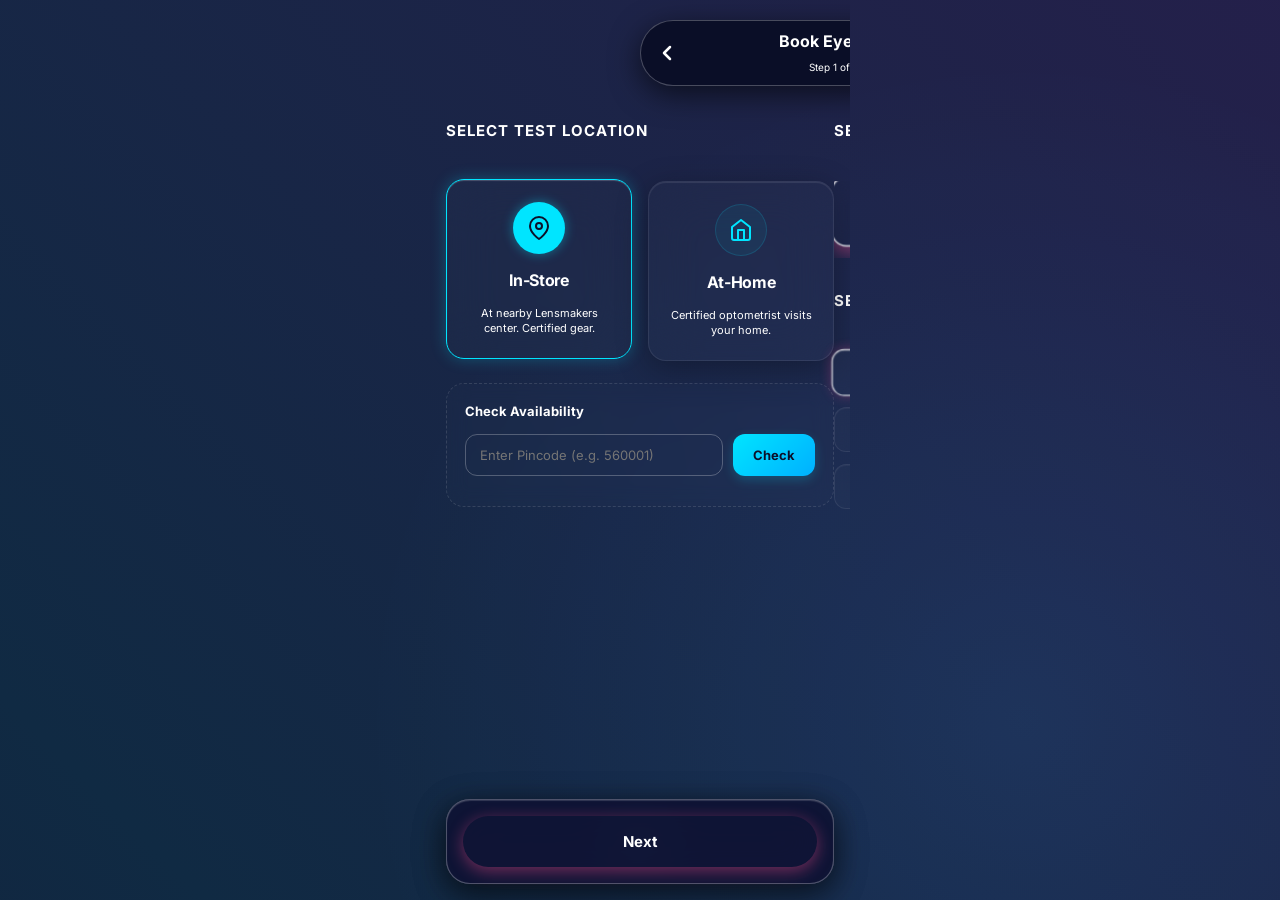
<file: eyetest.html>
<!DOCTYPE html>
<html lang="en">
<head>
  <meta charset="UTF-8">
  <meta name="viewport" content="width=device-width, initial-scale=1.0, maximum-scale=1.0, user-scalable=no">
  <title>Lensmakers - Book Eye Test</title>
  <!-- Google Fonts: Inter -->
  <link rel="preconnect" href="https://fonts.googleapis.com">
  <link rel="preconnect" href="https://fonts.gstatic.com" crossorigin>
  <link href="https://fonts.googleapis.com/css2?family=Inter:wght@400;500;600;700;800&display=swap" rel="stylesheet">
  <link rel="stylesheet" href="style.css">
  <style>
    /* Premium Glassmorphic Styles based on Design Mockup */
    .eyetest-wrapper {
      width: 100%;
      max-width: 420px;
      margin: 0 auto;
      overflow: hidden;
      display: flex;
      flex-direction: column;
      gap: 24px;
      padding: 20px 16px;
    }
    .eyetest-slider-track {
      display: flex;
      width: 400%;
      transition: transform 0.45s cubic-bezier(0.16, 1, 0.3, 1);
    }
    .eyetest-slider-panel {
      width: 25%;
      flex-shrink: 0;
      display: flex;
      flex-direction: column;
      gap: 22px;
      box-sizing: border-box;
    }
    
    /* Type Selectors with gradient glow borders */
    .test-type-row {
      display: flex;
      gap: 16px;
    }
    .test-type-card {
      flex: 1;
      background: rgba(255, 255, 255, 0.02);
      border: 1px solid rgba(255, 255, 255, 0.08);
      border-radius: 18px;
      padding: 22px 16px;
      text-align: center;
      cursor: pointer;
      backdrop-filter: blur(25px);
      -webkit-backdrop-filter: blur(25px);
      transition: all 0.3s cubic-bezier(0.16, 1, 0.3, 1);
      display: flex;
      flex-direction: column;
      align-items: center;
      gap: 14px;
      box-shadow: inset 0 1px 1px rgba(255, 255, 255, 0.1), 0 8px 32px rgba(0, 0, 0, 0.3);
    }
    .test-type-card.active {
      border-color: #00e5ff;
      box-shadow: 0 0 15px rgba(0, 229, 255, 0.25), inset 0 1px 1px rgba(255, 255, 255, 0.2);
      transform: translateY(-2px);
    }
    .test-type-icon {
      width: 52px;
      height: 52px;
      border-radius: 50%;
      background: rgba(0, 229, 255, 0.06);
      border: 1px solid rgba(0, 229, 255, 0.15);
      display: flex;
      align-items: center;
      justify-content: center;
      color: #00e5ff;
      transition: all 0.3s;
    }
    .test-type-card.active .test-type-icon {
      background: #00e5ff;
      color: #0c102a;
      box-shadow: 0 0 12px rgba(0, 229, 255, 0.4);
    }
    .test-type-card h3 {
      font-size: 16px;
      font-weight: 700;
      color: #fff;
      letter-spacing: -0.3px;
    }
    .test-type-card p {
      font-size: 11px;
      color: var(--text-lavender);
      line-height: 1.4;
    }
    
    /* check pincode card */
    .pincode-check-card {
      background: rgba(255, 255, 255, 0.01);
      border: 1px dashed rgba(255, 255, 255, 0.12);
      border-radius: 18px;
      padding: 18px;
      display: flex;
      flex-direction: column;
      gap: 12px;
      backdrop-filter: blur(10px);
    }
    .pincode-check-card h4 {
      font-size: 13px;
      font-weight: 700;
      color: #fff;
    }
    .pincode-row {
      display: flex;
      gap: 10px;
    }
    .pincode-row input {
      flex: 1;
      background: rgba(255, 255, 255, 0.04);
      border: 1px solid var(--glass-border);
      border-radius: 12px;
      padding: 12px 14px;
      color: #fff;
      font-size: 13px;
      outline: none;
      transition: 0.2s;
    }
    .pincode-row input:focus {
      border-color: #00e5ff;
    }
    .pincode-row button {
      background: linear-gradient(135deg, #00e5ff, #00b0ff);
      border: none;
      color: #0c102a;
      border-radius: 12px;
      padding: 0 20px;
      font-weight: 700;
      font-size: 13px;
      cursor: pointer;
      box-shadow: 0 4px 12px rgba(0, 229, 255, 0.2);
    }
    .pincode-status {
      font-size: 12px;
      font-weight: 600;
    }
    .pincode-status.success { color: var(--text-success); }
    .pincode-status.error { color: var(--text-error); }

    /* Date scroll select */
    .date-scroll-row {
      display: flex;
      gap: 12px;
      overflow-x: auto;
      padding-bottom: 12px;
    }
    .date-scroll-row::-webkit-scrollbar { display: none; }
    .date-chip {
      flex: 0 0 68px;
      padding: 12px 0;
      border-radius: 14px;
      background: rgba(255, 255, 255, 0.02);
      border: 1px solid rgba(255, 255, 255, 0.08);
      color: var(--text-lavender);
      display: flex;
      flex-direction: column;
      align-items: center;
      gap: 6px;
      cursor: pointer;
      backdrop-filter: blur(10px);
      transition: all 0.2s cubic-bezier(0.16, 1, 0.3, 1);
      box-shadow: inset 0 1px 1px rgba(255, 255, 255, 0.05);
    }
    .date-chip.active {
      background: var(--primary-pink);
      border-color: var(--primary-pink);
      color: #fff;
      transform: scale(1.08) translateY(-2px);
      box-shadow: 0 6px 16px rgba(255, 77, 141, 0.4), inset 0 1px 1px rgba(255,255,255,0.2);
    }
    .date-day { font-size: 10px; text-transform: uppercase; font-weight: 700; opacity: 0.8; }
    .date-num { font-size: 18px; font-weight: 800; }

    /* Time Slots grid with custom textures */
    .slots-grid {
      display: grid;
      grid-template-columns: repeat(3, 1fr);
      gap: 12px;
    }
    .slot-btn {
      padding: 14px 0;
      border-radius: 12px;
      background: rgba(255, 255, 255, 0.02);
      border: 1px solid rgba(255, 255, 255, 0.08);
      color: #fff;
      font-size: 12px;
      font-weight: 600;
      cursor: pointer;
      backdrop-filter: blur(10px);
      transition: all 0.2s;
      box-shadow: inset 0 1px 1px rgba(255, 255, 255, 0.05);
    }
    .slot-btn.active {
      border-color: var(--primary-pink);
      box-shadow: 0 0 12px rgba(255, 77, 141, 0.3), inset 0 1px 1px rgba(255, 255, 255, 0.2);
      transform: scale(1.04);
    }
    .slot-btn.disabled {
      opacity: 0.35;
      pointer-events: none;
      background: repeating-linear-gradient(
        45deg,
        rgba(255, 255, 255, 0.03),
        rgba(255, 255, 255, 0.03) 6px,
        rgba(255, 255, 255, 0.08) 6px,
        rgba(255, 255, 255, 0.08) 12px
      );
    }

    /* SVG draw checkmark confirmation */
    .success-glass-card {
      background: rgba(255, 255, 255, 0.02);
      border: 1px solid var(--glass-border);
      border-radius: 24px;
      padding: 32px 20px;
      text-align: center;
      display: flex;
      flex-direction: column;
      align-items: center;
      gap: 20px;
      backdrop-filter: blur(25px);
      box-shadow: 0 10px 40px rgba(0,0,0,0.5), inset 0 1px 1px rgba(255,255,255,0.1);
    }
    .checkmark-circle {
      width: 80px;
      height: 80px;
      border-radius: 50%;
      background: rgba(102, 187, 106, 0.1);
      display: flex;
      align-items: center;
      justify-content: center;
      box-shadow: 0 0 20px rgba(102, 187, 106, 0.2);
    }
    .checkmark-circle-bg { fill: none; stroke: rgba(102, 187, 106, 0.15); stroke-width: 4; }
    .checkmark-path {
      fill: none; stroke: var(--text-success); stroke-width: 4; stroke-linecap: round; stroke-linejoin: round;
      stroke-dasharray: 60; stroke-dashoffset: 60;
    }
    .eyetest-slider-panel.active-state .checkmark-path {
      animation: drawCheckmark 0.6s cubic-bezier(0.16, 1, 0.3, 1) 0.3s forwards;
    }
    @keyframes drawCheckmark { to { stroke-dashoffset: 0; } }

    .eyetest-footer {
      position: fixed;
      bottom: 16px;
      left: 50%;
      transform: translateX(-50%);
      width: calc(100% - 32px);
      max-width: 388px;
      z-index: 100;
      background: rgba(15, 21, 53, 0.85);
      backdrop-filter: blur(24px);
      -webkit-backdrop-filter: blur(24px);
      border: 1px solid var(--glass-border);
      border-radius: 24px;
      padding: 16px;
      box-shadow: inset 0 1px 1px rgba(255, 255, 255, 0.15), 0 8px 32px rgba(0, 0, 0, 0.4);
    }
    .eyetest-submit-btn {
      width: 100%;
      background: var(--cta-gradient);
      color: #fff;
      border: none;
      padding: 16px 0;
      border-radius: 999px;
      font-size: 15px;
      font-weight: 700;
      cursor: pointer;
      box-shadow: 0 4px 16px rgba(255, 77, 141, 0.4);
      transition: all 0.3s;
    }
    .eyetest-submit-btn:hover {
      transform: translateY(-1px);
      box-shadow: 0 6px 20px rgba(255, 77, 141, 0.5);
    }
    .eyetest-submit-btn:active {
      transform: translateY(1px);
    }
  </style>
</head>
<body class="dark-theme">

  <!-- Ambient Animated Background -->
  <div class="animated-background">
    <div class="blob blob-1"></div>
    <div class="blob blob-2"></div>
    <div class="blob blob-3"></div>
  </div>

  <div class="app-wrapper eyetest-wrapper">
    
    <header class="plp-header" style="position: relative; top: 0; transform: none; width: 100%; max-width: none; margin-bottom: 10px;">
      <div class="plp-header__inner" style="padding: 8px 10px;">
        <button class="plp-back-btn" onclick="window.history.back()" aria-label="Go back">
          <svg width="24" height="24" viewBox="0 0 24 24" fill="none" stroke="currentColor" stroke-width="2.5" stroke-linecap="round" stroke-linejoin="round"><polyline points="15 18 9 12 15 6"></polyline></svg>
        </button>
        <div class="plp-header__title-area">
          <h1 class="plp-header__title" id="bookingTitle">Book Eye Test</h1>
          <span class="plp-header__subtitle">Step 1 of 3</span>
        </div>
        <div style="width: 32px;"></div>
      </div>
    </header>

    <!-- STEP PANEL SLIDER -->
    <div class="eyetest-slider-track" id="bookingTrack">
      
      <!-- STEP 1: CHOOSE TEST TYPE -->
      <div class="eyetest-slider-panel" id="step1Panel">
        <h2 class="section-label">Select Test Location</h2>
        <div class="test-type-row">
          <div class="test-type-card active" onclick="selectTestType('store', this)">
            <div class="test-type-icon">
              <svg width="24" height="24" viewBox="0 0 24 24" fill="none" stroke="currentColor" stroke-width="2" stroke-linecap="round" stroke-linejoin="round"><path d="M21 10c0 7-9 13-9 13s-9-6-9-13a9 9 0 0 1 18 0z"/><circle cx="12" cy="10" r="3"/></svg>
            </div>
            <h3>In-Store</h3>
            <p>At nearby Lensmakers center. Certified gear.</p>
          </div>
          <div class="test-type-card" onclick="selectTestType('home', this)">
            <div class="test-type-icon">
              <svg width="24" height="24" viewBox="0 0 24 24" fill="none" stroke="currentColor" stroke-width="2" stroke-linecap="round" stroke-linejoin="round"><path d="M3 9l9-7 9 7v11a2 2 0 0 1-2 2H5a2 2 0 0 1-2-2z"/><polyline points="9 22 9 12 15 12 15 22"/></svg>
            </div>
            <h3>At-Home</h3>
            <p>Certified optometrist visits your home.</p>
          </div>
        </div>

        <div class="pincode-check-card hidden" id="pincodeCard">
          <h4>Check Availability</h4>
          <div class="pincode-row">
            <input type="text" id="pincodeInput" placeholder="Enter Pincode (e.g. 560001)">
            <button onclick="checkPincode()">Check</button>
          </div>
          <div id="pincodeStatus" class="pincode-status"></div>
        </div>

        <div class="eyetest-footer">
          <button class="eyetest-submit-btn" id="btnNext1" onclick="goToStep(2)">Next</button>
        </div>
      </div>

      <!-- STEP 2: DATE & SLOT PICKER -->
      <div class="eyetest-slider-panel" id="step2Panel">
        <h2 class="section-label">Select Date</h2>
        <div class="date-scroll-row" id="dateScrollRow">
          <!-- Populated by JavaScript -->
        </div>

        <h2 class="section-label" style="margin-top: 10px;">Select Time Slot</h2>
        <div class="slots-grid" id="slotsGrid">
          <!-- Populated by JavaScript -->
        </div>

        <div class="eyetest-footer">
          <button class="eyetest-submit-btn" onclick="goToStep(3)">Next</button>
        </div>
      </div>

      <!-- STEP 3: CONTACT INFORMATION -->
      <div class="eyetest-slider-panel" id="step3Panel">
        <h2 class="section-label">Confirm Contact Details</h2>
        <form class="checkout-form" onsubmit="confirmBooking(event)" style="background: var(--glass-bg); border: 1px solid var(--glass-border);">
          <div class="input-group">
            <input type="text" id="contactName" placeholder="Full Name" value="Jane Doe" required>
          </div>
          <div class="input-group">
            <input type="tel" id="contactPhone" placeholder="Phone Number" value="9876543210" required>
          </div>
          <div class="input-group">
            <input type="email" id="contactEmail" placeholder="Email Address" value="jane@lensmakers.com" required>
          </div>
          <button type="submit" class="primary-form-btn" style="margin-top: 10px;">Confirm Booking</button>
        </form>
      </div>

      <!-- SUCCESS / CONFIRMATION -->
      <div class="eyetest-slider-panel" id="stepSuccessPanel">
        <div class="success-glass-card">
          <div class="checkmark-circle">
            <svg width="80" height="80" viewBox="0 0 80 80">
              <circle class="checkmark-circle-bg" cx="40" cy="40" r="36" />
              <path class="checkmark-path" d="M23 41 l11 11 l24 -24" />
            </svg>
          </div>
          <h2>Booking Confirmed!</h2>
          <p class="success-subtext">Certified optometrist slot reserved. A SMS receipt has been sent.</p>
          
          <div class="order-details-summary" style="width: 100%;">
            <div class="order-detail-row">
              <span>Booking Reference:</span>
              <span class="order-value" id="refNum">TX-9827A</span>
            </div>
            <div class="order-detail-row">
              <span>Date & Time:</span>
              <span class="order-value" id="successSlot">Oct 5, 2025 at 10:00 AM</span>
            </div>
          </div>

          <div class="success-actions">
            <button class="primary-btn" onclick="addToCalendar()">Add to Calendar</button>
            <a href="index.html" class="outline-btn">Return Home</a>
          </div>
        </div>
      </div>

    </div>

  </div>

  <script>
    let selectedType = 'store';
    let selectedDate = null;
    let selectedSlot = null;

    // Type selection
    function selectTestType(type, element) {
      selectedType = type;
      document.querySelectorAll('.test-type-card').forEach(card => card.classList.remove('active'));
      element.classList.add('active');

      const pinCard = document.getElementById('pincodeCard');
      const nextBtn = document.getElementById('btnNext1');
      if (type === 'home') {
        pinCard.classList.remove('hidden');
        nextBtn.disabled = true;
      } else {
        pinCard.classList.add('hidden');
        nextBtn.disabled = false;
      }
    }

    function checkPincode() {
      const pin = document.getElementById('pincodeInput').value.trim();
      const status = document.getElementById('pincodeStatus');
      const nextBtn = document.getElementById('btnNext1');

      if (pin.length === 6 && pin.startsWith('5')) {
        status.textContent = 'Service available in your area!';
        status.className = 'pincode-status success';
        nextBtn.disabled = false;
      } else {
        status.textContent = 'Service unavailable. Try store booking.';
        status.className = 'pincode-status error';
        nextBtn.disabled = true;
      }
    }

    // Step Sliding Navigation
    function goToStep(stepNum) {
      const track = document.getElementById('bookingTrack');
      const subtitle = document.querySelector('.plp-header__subtitle');
      
      const translateAmount = -((stepNum - 1) * 25);
      track.style.transform = `translateX(${translateAmount}%)`;
      
      if (stepNum <= 3) {
        subtitle.textContent = `Step ${stepNum} of 3`;
      } else {
        subtitle.textContent = `Success`;
        const successPanel = document.getElementById('stepSuccessPanel');
        successPanel.classList.add('active-state');
        // Set success slot text
        document.getElementById('successSlot').textContent = `${selectedDate} at ${selectedSlot}`;
      }
    }

    // Render Dates
    const months = ['Jan', 'Feb', 'Mar', 'Apr', 'May', 'Jun', 'Jul', 'Aug', 'Sep', 'Oct', 'Nov', 'Dec'];
    const days = ['Sun', 'Mon', 'Tue', 'Wed', 'Thu', 'Fri', 'Sat'];
    const dateRow = document.getElementById('dateScrollRow');
    
    let dateList = [];
    for (let i = 0; i < 14; i++) {
      const d = new Date();
      d.setDate(d.getDate() + i);
      dateList.push(d);
    }

    dateRow.innerHTML = dateList.map((d, index) => {
      const dayName = days[d.getDay()];
      const dayNum = d.getDate();
      const dateString = `${dayName}, ${months[d.getMonth()]} ${dayNum}`;
      return `
        <button class="date-chip ${index === 0 ? 'active' : ''}" onclick="selectDate('${dateString}', this)">
          <span class="date-day">${dayName}</span>
          <span class="date-num">${dayNum}</span>
        </button>
      `;
    }).join('');
    selectedDate = `${days[dateList[0].getDay()]}, ${months[dateList[0].getMonth()]} ${dateList[0].getDate()}`;

    function selectDate(dateString, element) {
      selectedDate = dateString;
      document.querySelectorAll('.date-chip').forEach(chip => chip.classList.remove('active'));
      element.classList.add('active');
    }

    // Render Slots
    const timeSlots = ['09:00 AM', '10:00 AM', '11:00 AM', '12:00 PM', '02:00 PM', '03:00 PM', '04:00 PM', '05:00 PM', '06:00 PM'];
    const slotsGrid = document.getElementById('slotsGrid');
    
    slotsGrid.innerHTML = timeSlots.map((slot, index) => {
      // Disable every 3rd slot for realism
      const isDisabled = index % 3 === 2;
      return `
        <button class="slot-btn ${isDisabled ? 'disabled' : ''} ${index === 0 ? 'active' : ''}" onclick="selectSlot('${slot}', this)">
          ${slot}
        </button>
      `;
    }).join('');
    selectedSlot = timeSlots[0];

    function selectSlot(slot, element) {
      selectedSlot = slot;
      document.querySelectorAll('.slot-btn').forEach(btn => btn.classList.remove('active'));
      element.classList.add('active');
    }

    function confirmBooking(e) {
      e.preventDefault();
      // Generate mock booking ref
      const ref = 'TX-' + Math.floor(10000 + Math.random() * 90000);
      document.getElementById('refNum').textContent = ref;
      goToStep(4);
    }

    function addToCalendar() {
      alert('Booking added to your device calendar!');
    }
  </script>
</body>
</html>
</file>
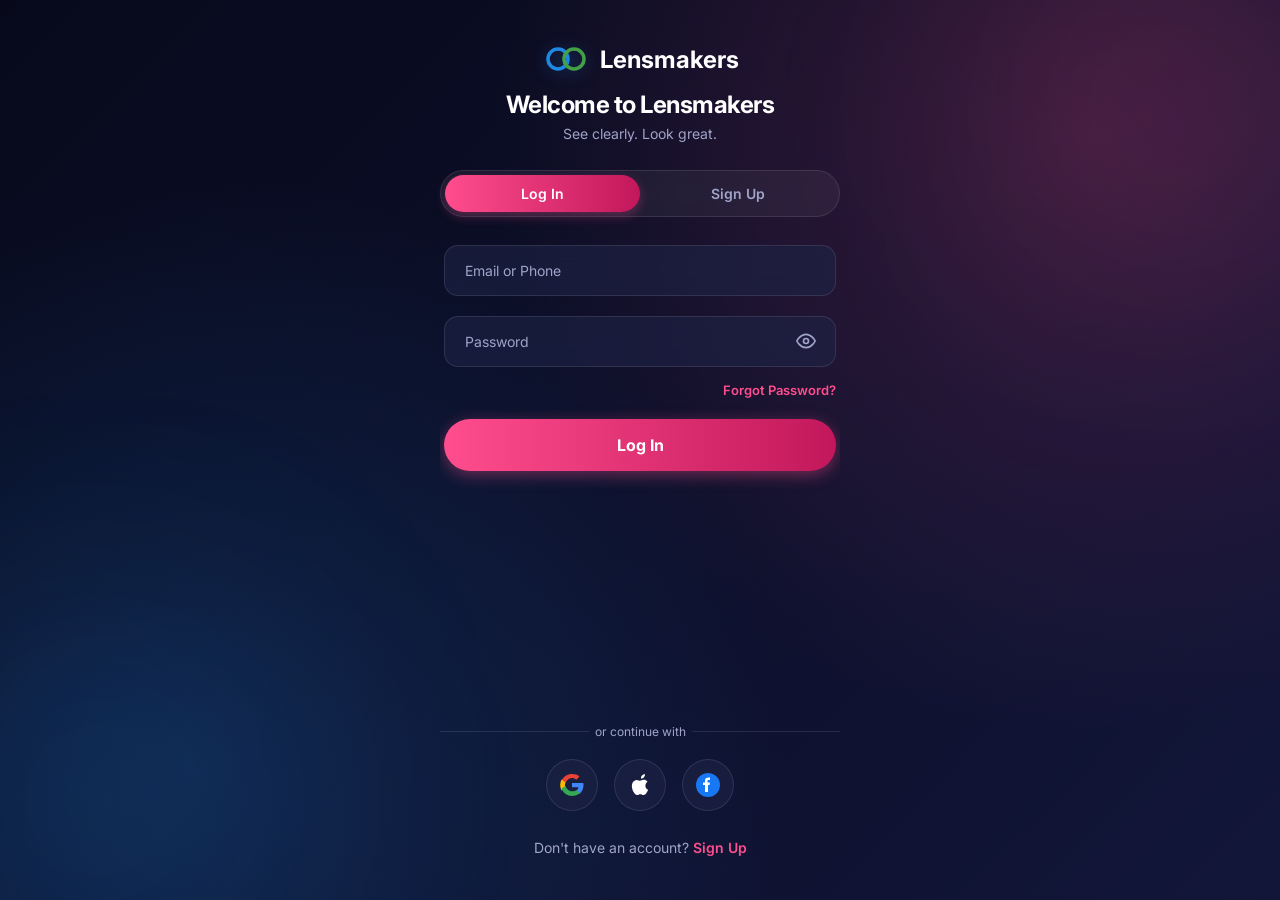
<file: login.html>
<!DOCTYPE html>
<html lang="en">
<head>
  <meta charset="UTF-8">
  <meta name="viewport" content="width=device-width, initial-scale=1.0">
  <title>Lensmakers - Log In / Sign Up</title>
  <!-- Google Fonts: Inter -->
  <link rel="preconnect" href="https://fonts.googleapis.com">
  <link rel="preconnect" href="https://fonts.gstatic.com" crossorigin>
  <link href="https://fonts.googleapis.com/css2?family=Inter:wght@400;600;700&display=swap" rel="stylesheet">
  <link rel="stylesheet" href="css/login.css">
</head>
<body>
  <!-- Blurred glow blobs behind content -->
  <div class="glow-container">
    <div class="glow-blob glow-pink"></div>
    <div class="glow-blob glow-blue"></div>
  </div>

  <div class="login-container">
    <!-- Header/Logo Area -->
    <header class="logo-header">
      <div class="logo-wrap">
        <svg class="logo-icon" width="48" height="28" viewBox="0 0 44 28" fill="none">
          <circle cx="14" cy="14" r="10" stroke="#1E88E5" stroke-width="3.5" fill="none"/>
          <circle cx="30" cy="14" r="10" stroke="#43A047" stroke-width="3.5" fill="none"/>
        </svg>
        <span class="logo-text">Lensmakers</span>
      </div>
      <h1 class="welcome-heading">Welcome to Lensmakers</h1>
      <p class="welcome-subtext">See clearly. Look great.</p>
    </header>

    <!-- Tab Toggle -->
    <div class="tab-toggle-pill">
      <div class="active-indicator" id="activeIndicator"></div>
      <button class="toggle-tab active" id="tabLoginBtn" onclick="switchTab('login')">Log In</button>
      <button class="toggle-tab" id="tabSignupBtn" onclick="switchTab('signup')">Sign Up</button>
    </div>

    <!-- Forms Wrapper (Slider) -->
    <div class="forms-container">
      <div class="forms-track" id="formsTrack">
        <!-- 1. Log In Form -->
        <form id="loginForm" class="auth-form active" onsubmit="handleAuthSubmit(event, 'login')">
        <div class="input-group" id="loginEmailGroup">
          <div class="input-wrapper">
            <input type="text" id="loginEmail" placeholder="Email or Phone" oninput="validateLoginEmail()">
            <span class="status-indicator"></span>
          </div>
          <span class="helper-text"></span>
        </div>

        <div class="input-group" id="loginPasswordGroup">
          <div class="input-wrapper">
            <input type="password" id="loginPassword" placeholder="Password" oninput="validateLoginPassword()">
            <span class="status-indicator"></span>
            <span class="toggle-password" onclick="togglePasswordVisibility('loginPassword', this)">
              <svg width="20" height="20" fill="none" stroke="currentColor" stroke-width="2" viewBox="0 0 24 24" class="eye-open"><path d="M1 12s4-8 11-8 11 8 11 8-4 8-11 8-11-8-11-8z"/><circle cx="12" cy="12" r="3"/></svg>
            </span>
          </div>
          <span class="helper-text"></span>
        </div>

        <div class="forgot-password-wrap">
          <a href="#" class="forgot-password-link">Forgot Password?</a>
        </div>

        <button type="submit" class="submit-btn" id="loginSubmitBtn">
          <span class="btn-text">Log In</span>
          <div class="spinner"></div>
        </button>
      </form>

      <!-- 2. Sign Up Form -->
      <form id="signupForm" class="auth-form" onsubmit="handleAuthSubmit(event, 'signup')">
        <div class="input-group" id="signupNameGroup">
          <div class="input-wrapper">
            <input type="text" id="signupName" placeholder="Full Name" oninput="validateSignupName()">
            <span class="status-indicator"></span>
          </div>
          <span class="helper-text"></span>
        </div>

        <div class="input-group" id="signupEmailGroup">
          <div class="input-wrapper">
            <input type="email" id="signupEmail" placeholder="Email Address" oninput="validateSignupEmail()">
            <span class="status-indicator"></span>
          </div>
          <span class="helper-text"></span>
        </div>

        <div class="input-group" id="signupPhoneGroup">
          <div class="input-wrapper">
            <input type="tel" id="signupPhone" placeholder="Phone Number" oninput="validateSignupPhone()">
            <span class="status-indicator"></span>
          </div>
          <span class="helper-text"></span>
        </div>

        <div class="input-group" id="signupPasswordGroup">
          <div class="input-wrapper">
            <input type="password" id="signupPassword" placeholder="Password" oninput="validateSignupPassword()">
            <span class="status-indicator"></span>
            <span class="toggle-password" onclick="togglePasswordVisibility('signupPassword', this)">
              <svg width="20" height="20" fill="none" stroke="currentColor" stroke-width="2" viewBox="0 0 24 24" class="eye-open"><path d="M1 12s4-8 11-8 11 8 11 8-4 8-11 8-11-8-11-8z"/><circle cx="12" cy="12" r="3"/></svg>
            </span>
          </div>
          <span class="helper-text"></span>
        </div>

        <div class="input-group" id="signupConfirmPasswordGroup">
          <div class="input-wrapper">
            <input type="password" id="signupConfirmPassword" placeholder="Confirm Password" oninput="validateSignupConfirmPassword()">
            <span class="status-indicator"></span>
            <span class="toggle-password" onclick="togglePasswordVisibility('signupConfirmPassword', this)">
              <svg width="20" height="20" fill="none" stroke="currentColor" stroke-width="2" viewBox="0 0 24 24" class="eye-open"><path d="M1 12s4-8 11-8 11 8 11 8-4 8-11 8-11-8-11-8z"/><circle cx="12" cy="12" r="3"/></svg>
            </span>
          </div>
          <span class="helper-text"></span>
        </div>

        <div class="checkbox-row">
          <label class="custom-checkbox">
            <input type="checkbox" id="termsCheckbox" onchange="validateTerms()">
            <span class="checkmark-box"></span>
            <span class="checkbox-label">I agree to <a href="#" class="pink-link">Terms of Service</a> and <a href="#" class="pink-link">Privacy Policy</a></span>
          </label>
        </div>

        <button type="submit" class="submit-btn" id="signupSubmitBtn">
          <span class="btn-text">Create Account</span>
          <div class="spinner"></div>
        </button>
      </form>
      </div> <!-- /forms-track -->
    </div> <!-- /forms-container -->

    <!-- Social Logins -->
    <div class="social-login-wrap">
      <div class="divider">
        <span>or continue with</span>
      </div>
      <div class="social-buttons-row">
        <!-- Google -->
        <button class="social-btn" id="btnSocialGoogle" onclick="handleSocialLogin('google')" aria-label="Google">
          <svg width="24" height="24" viewBox="0 0 24 24">
            <path fill="#EA4335" d="M12 5.04c1.64 0 3.12.56 4.28 1.67l3.2-3.2C17.52 1.63 14.96 1 12 1 7.36 1 3.4 3.66 1.56 7.56l3.86 3C6.34 7.56 8.96 5.04 12 5.04z"/>
            <path fill="#4285F4" d="M23.5 12.25c0-.82-.07-1.6-.2-2.25H12v4.26h6.46c-.28 1.48-1.12 2.73-2.38 3.58l3.7 2.87c2.16-2 3.72-4.94 3.72-8.46z"/>
            <path fill="#FBBC05" d="M5.42 14.44a6.94 6.94 0 0 1 0-4.88l-3.86-3a11.96 11.96 0 0 0 0 10.88l3.86-3z"/>
            <path fill="#34A853" d="M12 23c3.24 0 5.97-1.07 7.96-2.92l-3.7-2.87c-1.03.7-2.34 1.11-4.26 1.11-3.04 0-5.66-2.52-6.58-5.52l-3.86 3C3.4 20.34 7.36 23 12 23z"/>
          </svg>
        </button>
        <!-- Apple -->
        <button class="social-btn" id="btnSocialApple" onclick="handleSocialLogin('apple')" aria-label="Apple">
          <svg width="24" height="24" viewBox="0 0 24 24" fill="#FFFFFF">
            <path d="M18.71 19.5c-.83 1.24-1.71 2.45-3.05 2.47-1.34.03-1.77-.79-3.29-.79-1.53 0-2 .77-3.27.82-1.31.05-2.3-1.32-3.14-2.53C4.25 17 2.94 12.45 4.7 9.39c.87-1.52 2.43-2.48 4.12-2.51 1.28-.02 2.5.87 3.29.87.78 0 2.26-1.07 3.81-.91.65.03 2.47.26 3.64 1.98-.09.06-2.17 1.28-2.15 3.81.03 3.02 2.65 4.03 2.68 4.04-.03.07-.42 1.44-1.38 2.83M15.97 4.17c.66-.81 1.11-1.93.99-3.06-1 .04-2.21.67-2.93 1.49-.62.69-1.16 1.84-1.01 2.96 1.1.09 2.23-.55 2.95-1.39z"/>
          </svg>
        </button>
        <!-- Facebook -->
        <button class="social-btn" id="btnSocialFacebook" onclick="handleSocialLogin('facebook')" aria-label="Facebook">
          <svg width="24" height="24" viewBox="0 0 24 24">
            <circle cx="12" cy="12" r="12" fill="#1877F2"/>
            <path d="M14 12h-2v7h-3v-7H7V9.5h2v-2c0-2 1.2-3 3.5-3 .8 0 1.5.1 1.5.1v2.4h-1.4c-1 0-1.1.5-1.1 1.2v1.3h2.5l-.5 2.5z" fill="#FFFFFF"/>
          </svg>
        </button>
      </div>
    </div>

    <!-- Footer Switcher -->
    <footer class="auth-footer" id="authFooter">
      Don't have an account? <span class="footer-action" onclick="switchTab('signup')">Sign Up</span>
    </footer>
  </div>

  <!-- Google Account Chooser Modal (Real OAuth API Connection Simulation) -->
  <div id="googleChooserModal" class="google-chooser-modal">
    <div class="google-chooser-backdrop" onclick="closeGoogleChooser()"></div>
    <div class="google-chooser-content">
      <div class="google-header">
        <svg width="32" height="32" viewBox="0 0 24 24" style="margin-bottom: 8px; display: inline-block;">
          <path fill="#EA4335" d="M12 5.04c1.64 0 3.12.56 4.28 1.67l3.2-3.2C17.52 1.63 14.96 1 12 1 7.36 1 3.4 3.66 1.56 7.56l3.86 3C6.34 7.56 8.96 5.04 12 5.04z"/>
          <path fill="#4285F4" d="M23.5 12.25c0-.82-.07-1.6-.2-2.25H12v4.26h6.46c-.28 1.48-1.12 2.73-2.38 3.58l3.7 2.87c2.16-2 3.72-4.94 3.72-8.46z"/>
          <path fill="#FBBC05" d="M5.42 14.44a6.94 6.94 0 0 1 0-4.88l-3.86-3a11.96 11.96 0 0 0 0 10.88l3.86-3z"/>
          <path fill="#34A853" d="M12 23c3.24 0 5.97-1.07 7.96-2.92l-3.7-2.87c-1.03.7-2.34 1.11-4.26 1.11-3.04 0-5.66-2.52-6.58-5.52l-3.86 3C3.4 20.34 7.36 23 12 23z"/>
        </svg>
        <h3>Choose an account</h3>
        <p>to continue to <span style="color: #FF4D8D; font-weight: 700;">Lensmakers</span></p>
      </div>
      <div class="google-accounts-list">
        <div class="google-account-item" onclick="selectGoogleAccount('Demo User', 'demo@lensmakers.com', 'D')">
          <div class="google-avatar" style="background: #C2185B;">D</div>
          <div class="google-account-details">
            <span class="google-account-name">Demo User</span>
            <span class="google-account-email">demo@lensmakers.com</span>
          </div>
        </div>
        <div class="google-account-item" onclick="selectGoogleAccount('Google User', 'user.google@gmail.com', 'G')">
          <div class="google-avatar" style="background: #1E88E5;">G</div>
          <div class="google-account-details">
            <span class="google-account-name">Google User</span>
            <span class="google-account-email">user.google@gmail.com</span>
          </div>
        </div>
        <div class="google-account-item google-use-another" onclick="selectGoogleAccount('Custom User', 'custom.user@gmail.com', 'C')">
          <div class="google-avatar-icon">
            <svg width="18" height="18" fill="none" stroke="currentColor" stroke-width="2.5" viewBox="0 0 24 24"><path d="M20 21v-2a4 4 0 0 0-4-4H8a4 4 0 0 0-4 4v2"/><circle cx="12" cy="7" r="4"/></svg>
          </div>
          <div class="google-account-details">
            <span class="google-account-name" style="color: #FF4D8D;">Use another account</span>
          </div>
        </div>
      </div>
      <div class="google-chooser-footer">
        To continue, Google will share your name, email address, language preference, and profile picture with Lensmakers.
      </div>
    </div>
  </div>

  <!-- Google One Tap / Google Sign In API Platform SDK (Real OAuth API Connection) -->
  <script src="https://accounts.google.com/gsi/client" async defer></script>
  <script src="js/login.js"></script>
</body>
</html>
</file>
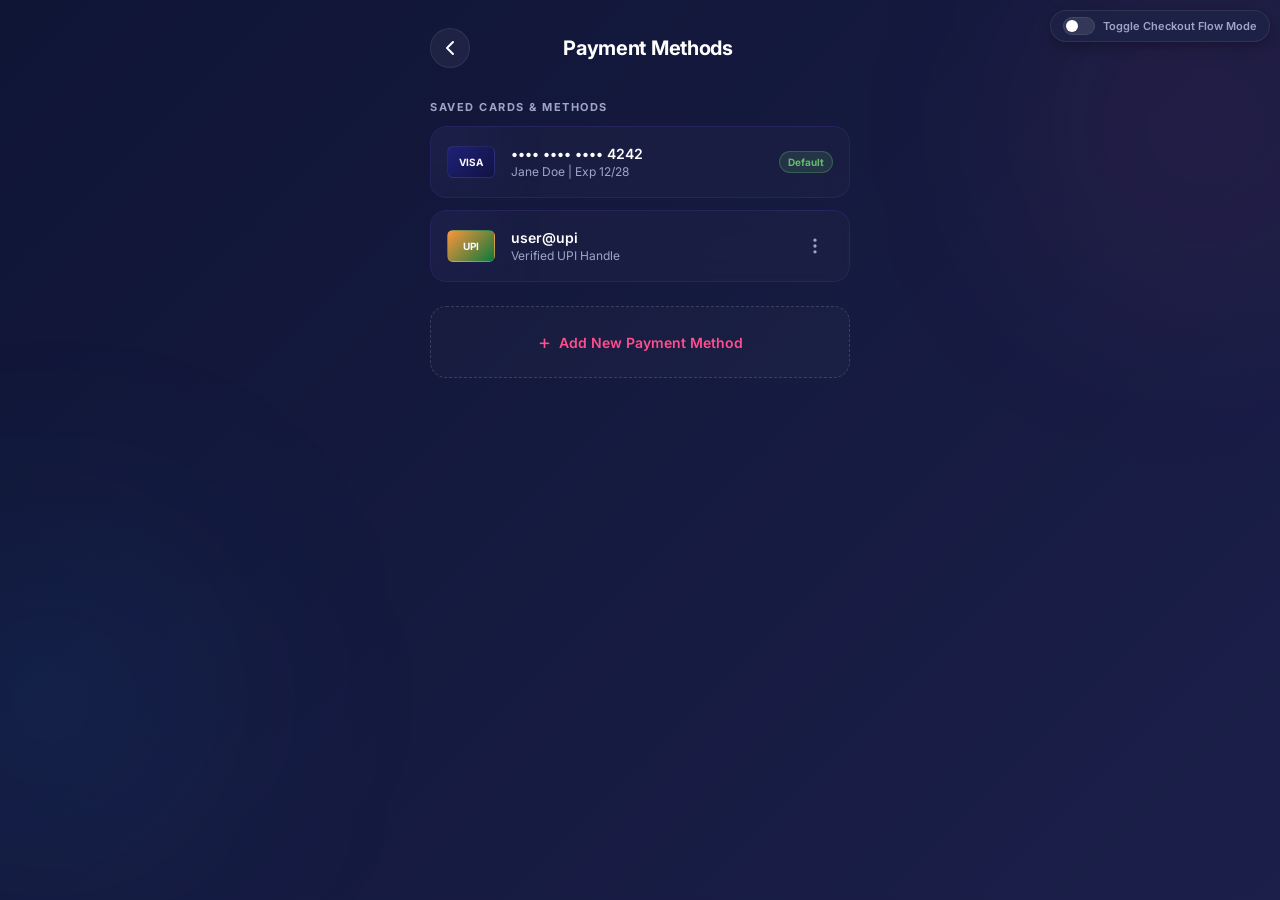
<file: payment.html>
<!DOCTYPE html>
<html lang="en">
<head>
  <meta charset="UTF-8">
  <meta name="viewport" content="width=device-width, initial-scale=1.0">
  <title>Lensmakers - Payment Methods</title>
  <!-- Google Fonts: Inter -->
  <link rel="preconnect" href="https://fonts.googleapis.com">
  <link rel="preconnect" href="https://fonts.gstatic.com" crossorigin>
  <link href="https://fonts.googleapis.com/css2?family=Inter:wght@400;600;700&display=swap" rel="stylesheet">
  <link rel="stylesheet" href="css/payment.css">
</head>
<body>
  <!-- Ambient background glow blobs -->
  <div class="glow-container">
    <div class="glow-blob glow-pink"></div>
    <div class="glow-blob glow-blue"></div>
  </div>

  <!-- Checkout Flow Toggle Demo (Sticky floating controls for demo purposes) -->
  <div class="demo-toggle-bar">
    <label class="demo-switch">
      <input type="checkbox" id="checkoutFlowToggle" onchange="toggleCheckoutFlow()">
      <span class="switch-slider"></span>
      <span class="switch-label">Toggle Checkout Flow Mode</span>
    </label>
  </div>

  <div class="payment-screen">
    <!-- Header Bar -->
    <header class="payment-header">
      <a href="index.html" class="back-btn" aria-label="Back">
        <svg width="24" height="24" viewBox="0 0 24 24" fill="none" stroke="currentColor" stroke-width="2" stroke-linecap="round" stroke-linejoin="round"><polyline points="15 18 9 12 15 6"/></svg>
      </a>
      <h1 class="header-title">Payment Methods</h1>
      <div style="width: 24px;"></div> <!-- Spacer to center title -->
    </header>

    <!-- Order Summary (Visible only in Checkout Variant) -->
    <div id="checkoutSummary" class="order-summary-card hidden">
      <div class="summary-bg-glow"></div>
      <div class="summary-content">
        <div class="item-thumb-wrapper">
          <img src="images/premium_frame_1.png" alt="Aviator Premium" class="item-thumb">
        </div>
        <div class="item-details">
          <h2 class="item-name">Aviator Premium</h2>
          <p class="item-meta">Size: Medium | Gold Rim</p>
          <div class="total-row">
            <span class="total-label">Total:</span>
            <span class="total-price">₹1,499</span>
          </div>
        </div>
      </div>
    </div>

    <!-- Saved Methods Section -->
    <section class="payment-section">
      <h2 class="section-label">Saved Cards & Methods</h2>
      <div class="methods-list">
        <!-- 1. Default Visa Card -->
        <div class="method-card">
          <div class="card-glow"></div>
          <div class="method-left">
            <div class="card-icon visa">
              <span>VISA</span>
            </div>
          </div>
          <div class="method-center">
            <div class="method-title">•••• •••• •••• 4242</div>
            <div class="method-subtitle">Jane Doe | Exp 12/28</div>
          </div>
          <div class="method-right">
            <span class="badge badge-default">Default</span>
          </div>
        </div>

        <!-- 2. Saved UPI ID -->
        <div class="method-card">
          <div class="card-glow"></div>
          <div class="method-left">
            <div class="card-icon upi">
              <span>UPI</span>
            </div>
          </div>
          <div class="method-center">
            <div class="method-title">user@upi</div>
            <div class="method-subtitle">Verified UPI Handle</div>
          </div>
          <div class="method-right">
            <button class="menu-btn" aria-label="Options" onclick="openOptionsModal('user@upi')">
              <svg width="20" height="20" viewBox="0 0 24 24" fill="none" stroke="currentColor" stroke-width="2"><circle cx="12" cy="12" r="1"/><circle cx="12" cy="5" r="1"/><circle cx="12" cy="19" r="1"/></svg>
            </button>
          </div>
        </div>
      </div>
    </section>

    <!-- Add New Method Trigger -->
    <button class="add-method-dashed-btn" onclick="toggleAddPaymentForm()">
      <span class="add-icon">+</span>
      <span>Add New Payment Method</span>
    </button>

    <!-- Add Payment Form Wrapper -->
    <div id="addPaymentFormWrapper" class="form-expand-wrapper">
      <!-- Form Segment Toggle -->
      <div class="tab-toggle-pill">
        <div class="active-indicator" id="activeIndicator"></div>
        <button class="toggle-tab active" id="tabCardBtn" onclick="switchFormTab('card')">Card</button>
        <button class="toggle-tab" id="tabUpiBtn" onclick="switchFormTab('upi')">UPI</button>
        <button class="toggle-tab" id="tabNetBtn" onclick="switchFormTab('netbanking')">Net Banking</button>
        <button class="toggle-tab" id="tabWalletBtn" onclick="switchFormTab('wallet')">Wallet</button>
      </div>

      <!-- Form Slider Container -->
      <div class="forms-container">
        <div class="forms-track" id="formsTrack">
          <!-- A. Card Tab Form -->
          <form id="cardForm" class="payment-form active" onsubmit="handlePaymentSubmit(event, 'card')">
            <div class="input-group" id="cardNumGroup">
              <div class="input-wrapper">
                <input type="text" id="cardNumber" placeholder="Card Number" oninput="formatCardNumber(this)">
                <span class="card-brand-icon" id="cardBrandIcon"></span>
              </div>
              <span class="helper-text"></span>
            </div>

            <div class="input-group" id="cardNameGroup">
              <div class="input-wrapper">
                <input type="text" id="cardName" placeholder="Cardholder Name" oninput="validateCardName()">
                <span class="status-indicator"></span>
              </div>
              <span class="helper-text"></span>
            </div>

            <div class="input-row-half">
              <div class="input-group half" id="cardExpiryGroup">
                <div class="input-wrapper">
                  <input type="text" id="cardExpiry" placeholder="MM/YY" maxlength="5" oninput="formatExpiry(this)">
                  <span class="status-indicator"></span>
                </div>
                <span class="helper-text"></span>
              </div>

              <div class="input-group half" id="cardCvvGroup">
                <div class="input-wrapper">
                  <input type="password" id="cardCvv" placeholder="CVV" maxlength="3" oninput="validateCvv()">
                  <span class="input-icon-right">
                    <svg width="18" height="18" fill="none" stroke="currentColor" stroke-width="2" viewBox="0 0 24 24"><rect width="18" height="11" x="3" y="11" rx="2" ry="2"/><path d="M7 11V7a5 5 0 0 1 10 0v4"/></svg>
                  </span>
                </div>
                <span class="helper-text"></span>
              </div>
            </div>

            <div class="checkbox-row">
              <label class="custom-checkbox">
                <input type="checkbox" id="saveCardCheckbox" checked>
                <span class="checkmark-box"></span>
                <span class="checkbox-label">Save this card for future payments</span>
              </label>
            </div>
          </form>

          <!-- B. UPI Tab Form -->
          <form id="upiForm" class="payment-form" onsubmit="handlePaymentSubmit(event, 'upi')">
            <div class="input-group" id="upiIdGroup">
              <div class="input-row-verify">
                <div class="input-wrapper flex-fill">
                  <input type="text" id="upiId" placeholder="Enter UPI ID (e.g. user@upi)" oninput="validateUpiInput()">
                  <span class="status-indicator"></span>
                </div>
                <button type="button" class="btn-outline-verify" id="verifyUpiBtn" onclick="verifyUPI()">Verify</button>
              </div>
              <span class="helper-text"></span>
            </div>
          </form>

          <!-- C. Net Banking Tab Form -->
          <div class="payment-form bank-select-list">
            <p class="section-subtext">Popular Banks</p>
            <div class="bank-grid">
              <button class="bank-pill" onclick="selectBank('SBI')">SBI</button>
              <button class="bank-pill" onclick="selectBank('HDFC')">HDFC</button>
              <button class="bank-pill" onclick="selectBank('ICICI')">ICICI</button>
              <button class="bank-pill" onclick="selectBank('Axis')">Axis Bank</button>
            </div>
          </div>

          <!-- D. Wallet Tab Form -->
          <div class="payment-form wallet-select-list">
            <p class="section-subtext">Select Wallet</p>
            <div class="wallet-row" onclick="selectWallet('Paytm')">
              <span>Paytm Wallet</span>
              <span class="chevron-right">›</span>
            </div>
            <div class="wallet-row" onclick="selectWallet('PhonePe')">
              <span>PhonePe Wallet</span>
              <span class="chevron-right">›</span>
            </div>
          </div>
        </div>
      </div>

      <!-- Action Button Area (Changes based on checkout variant) -->
      <div class="action-btn-area">
        <button class="submit-btn" id="paymentSubmitBtn" onclick="triggerSubmit()">
          <span class="btn-text" id="btnTextLabel">Save Payment Method</span>
          <div class="spinner"></div>
        </button>
      </div>

      <!-- Security Trust Copy -->
      <div class="trust-copy">
        <svg width="14" height="14" fill="none" stroke="currentColor" stroke-width="2" viewBox="0 0 24 24" class="lock-icon"><rect width="18" height="11" x="3" y="11" rx="2" ry="2"/><path d="M7 11V7a5 5 0 0 1 10 0v4"/></svg>
        <span>Your payment information is encrypted and securely stored. Lensmakers never stores your full card number.</span>
      </div>
    </div>
  </div>

  <!-- Options Sheet/Modal for saved list -->
  <div id="optionsModal" class="options-sheet">
    <div class="sheet-backdrop" onclick="closeOptionsModal()"></div>
    <div class="sheet-content">
      <h3 class="sheet-title" id="sheetTargetName">Payment Method Options</h3>
      <button class="sheet-action-btn" onclick="setDefaultMethod()">Set as Default</button>
      <button class="sheet-action-btn delete" onclick="removeMethod()">Remove</button>
      <button class="sheet-cancel-btn" onclick="closeOptionsModal()">Cancel</button>
    </div>
  </div>

  <script src="js/payment.js"></script>
</body>
</html>
</file>
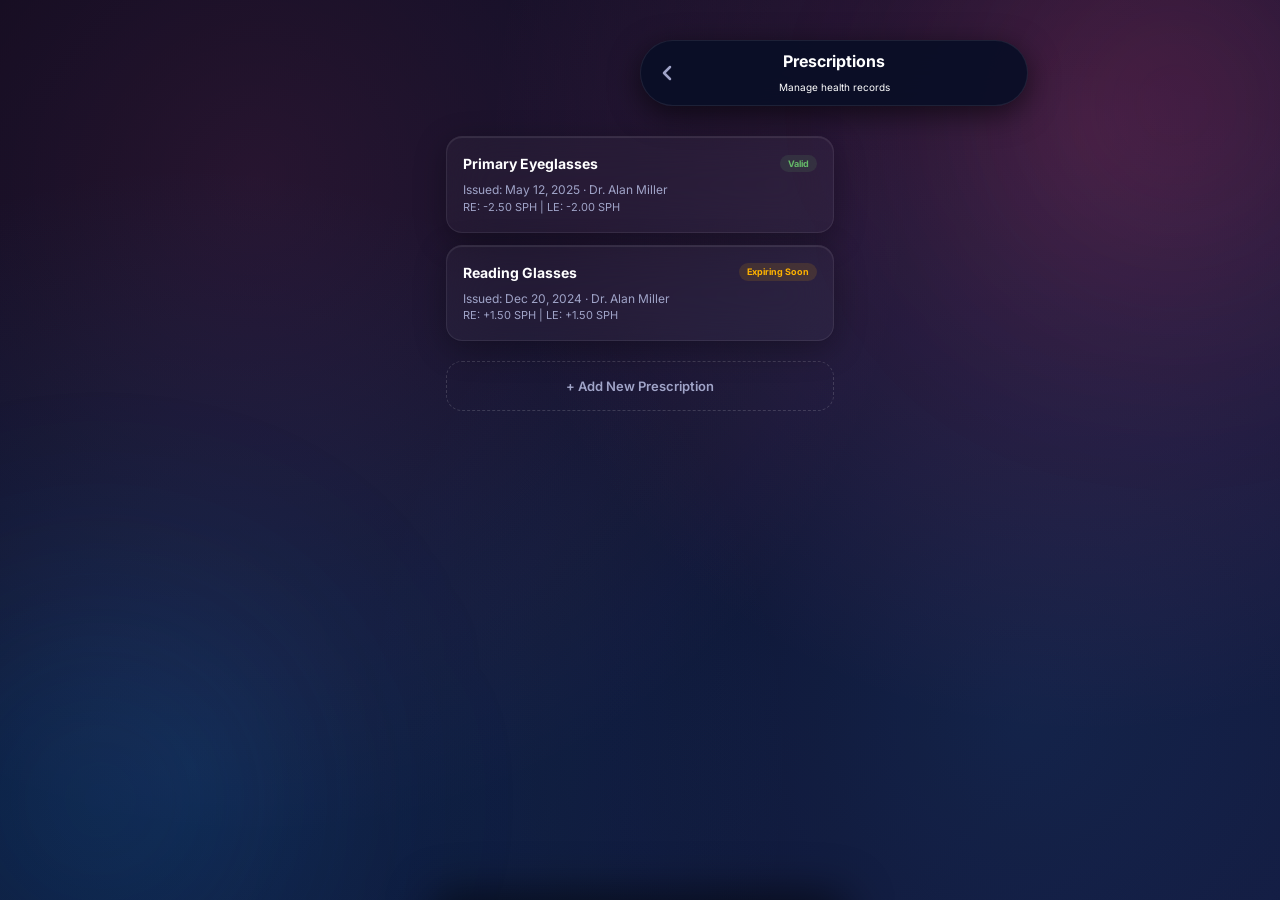
<file: prescriptions.html>
<!DOCTYPE html>
<html lang="en">
<head>
  <meta charset="UTF-8">
  <meta name="viewport" content="width=device-width, initial-scale=1.0, maximum-scale=1.0, user-scalable=no">
  <title>Lensmakers - Prescriptions</title>
  <!-- Google Fonts: Inter -->
  <link rel="preconnect" href="https://fonts.googleapis.com">
  <link rel="preconnect" href="https://fonts.gstatic.com" crossorigin>
  <link href="https://fonts.googleapis.com/css2?family=Inter:wght@400;500;600;700;800&display=swap" rel="stylesheet">
  <link rel="stylesheet" href="style.css">
  <link rel="stylesheet" href="css/cart.css">
  <style>
    .presc-wrapper {
      width: 100%;
      max-width: 420px;
      margin: 0 auto;
      display: flex;
      flex-direction: column;
      gap: 20px;
      padding: 20px 16px;
    }
    
    /* Prescription Card styling */
    .presc-list {
      display: flex;
      flex-direction: column;
      gap: 12px;
    }
    .presc-card {
      background: var(--glass-bg);
      border: 1px solid var(--glass-border);
      border-radius: 16px;
      padding: 16px;
      cursor: pointer;
      backdrop-filter: blur(25px);
      -webkit-backdrop-filter: blur(25px);
      transition: all 0.2s;
      position: relative;
      box-shadow: inset 0 1px 1px rgba(255, 255, 255, 0.1), 0 8px 32px rgba(0, 0, 0, 0.3);
    }
    .presc-card:hover {
      border-color: rgba(255, 77, 141, 0.3);
    }
    .presc-header {
      display: flex;
      justify-content: space-between;
      align-items: center;
      margin-bottom: 8px;
    }
    .presc-title {
      font-size: 14px;
      font-weight: 700;
      color: #fff;
    }
    
    /* Validity Badges */
    .badge-presc {
      font-size: 9px;
      font-weight: 700;
      padding: 2px 8px;
      border-radius: 999px;
    }
    .badge-valid {
      background: rgba(102, 187, 106, 0.12);
      color: var(--text-success);
    }
    .badge-expiring {
      background: rgba(255, 179, 0, 0.12);
      color: #FFB300;
      animation: amberPulse 2s infinite ease-in-out;
    }
    .badge-expired {
      background: rgba(239, 83, 80, 0.12);
      color: var(--text-error);
    }
    
    @keyframes amberPulse {
      0%, 100% { opacity: 0.7; box-shadow: 0 0 0 0 rgba(255, 179, 0, 0.2); }
      50% { opacity: 1; box-shadow: 0 0 10px 2px rgba(255, 179, 0, 0.1); }
    }

    .presc-meta {
      font-size: 12px;
      color: var(--text-lavender);
      line-height: 1.4;
    }

    /* Modal / Detail View */
    .detail-overlay {
      position: fixed; top: 0; left: 0; width: 100vw; height: 100vh;
      background: rgba(0, 0, 0, 0.6); backdrop-filter: blur(8px);
      z-index: 2000; opacity: 0; pointer-events: none;
      transition: opacity 0.3s ease;
    }
    .detail-overlay.active { opacity: 1; pointer-events: auto; }
    
    .detail-sheet {
      position: fixed; bottom: 0; left: 50%; transform: translateX(-50%) translateY(100%);
      width: 100%; max-width: 420px;
      background: rgba(15, 21, 53, 0.98);
      border-top: 1px solid var(--glass-border); border-radius: 24px 24px 0 0;
      z-index: 2001; box-shadow: 0 -10px 40px rgba(0,0,0,0.5);
      display: flex; flex-direction: column; padding: 20px; gap: 20px;
      transition: transform 0.4s cubic-bezier(0.2, 0.8, 0.2, 1);
    }
    .detail-sheet.active { transform: translateX(-50%) translateY(0); }
    
    .detail-sheet h3 { font-size: 18px; color: #fff; margin: 0; }
    .close-detail-btn { background: none; border: none; color: #fff; font-size: 24px; cursor: pointer; }

    /* Prescription Table Layout */
    .presc-table {
      width: 100%;
      border-collapse: collapse;
      background: rgba(255,255,255,0.02);
      border: 1px solid var(--glass-border);
      border-radius: 12px;
      overflow: hidden;
      margin-top: 10px;
    }
    .presc-table th, .presc-table td {
      padding: 12px;
      text-align: center;
      font-size: 12px;
      border-bottom: 1px solid rgba(255,255,255,0.05);
    }
    .presc-table th {
      background: rgba(255,255,255,0.04);
      color: var(--text-lavender);
      font-weight: 700;
    }
    .presc-table td {
      color: #fff;
    }
    .presc-table tr:last-child td { border-bottom: none; }

    .detail-actions {
      display: flex;
      gap: 12px;
      margin-top: 10px;
    }

    /* Structured Entry Form Table */
    .form-table-input {
      width: 100%;
      border-collapse: collapse;
      margin: 8px 0 16px 0;
    }
    .form-table-input th {
      font-size: 11px;
      text-transform: uppercase;
      color: var(--text-lavender);
      padding: 6px;
      font-weight: 700;
    }
    .form-table-input td {
      padding: 6px;
      text-align: center;
    }
    .form-table-input input {
      width: 100%;
      background: rgba(255,255,255,0.04);
      border: 1px solid var(--glass-border);
      border-radius: 8px;
      padding: 10px;
      color: #fff;
      text-align: center;
      outline: none;
      font-size: 13px;
      transition: all 0.2s;
    }
    .form-table-input input:focus {
      border-color: var(--primary-pink);
    }
    .form-table-input input.warning {
      border-color: #FFB300;
      box-shadow: 0 0 8px rgba(255, 179, 0, 0.3);
    }
    .warning-tooltip {
      color: #FFB300;
      font-size: 11px;
      font-weight: 600;
      margin-top: 4px;
      display: none;
      background: rgba(255, 179, 0, 0.1);
      padding: 8px 12px;
      border-radius: 8px;
      border: 1px solid rgba(255, 179, 0, 0.2);
    }
    .hidden-file-input {
      display: none;
    }
  </style>
</head>
<body class="dark-theme">

  <!-- Ambient background glow blobs -->
  <div class="glow-container">
    <div class="glow-blob glow-pink"></div>
    <div class="glow-blob glow-blue"></div>
  </div>

  <div class="app-wrapper presc-wrapper">
    
    <header class="plp-header" style="position: relative; top: 0; transform: none; width: 100%; max-width: none; margin-bottom: 10px;">
      <div class="plp-header__inner" style="padding: 8px 10px;">
        <button class="plp-back-btn" onclick="window.history.back()" aria-label="Go back">
          <svg width="24" height="24" viewBox="0 0 24 24" fill="none" stroke="currentColor" stroke-width="2.5" stroke-linecap="round" stroke-linejoin="round"><polyline points="15 18 9 12 15 6"></polyline></svg>
        </button>
        <div class="plp-header__title-area">
          <h1 class="plp-header__title">Prescriptions</h1>
          <span class="plp-header__subtitle">Manage health records</span>
        </div>
        <div style="width: 32px;"></div>
      </div>
    </header>

    <!-- PRESCRIPTION RECORDS LIST -->
    <div class="presc-list" id="prescList">
      
      <!-- Card 1 -->
      <div class="presc-card" onclick="openDetail('presc-1')" id="presc-1" data-label="Primary Eyeglasses" data-sph-r="-2.50" data-cyl-r="-0.50" data-axis-r="90" data-sph-l="-2.00" data-cyl-l="-0.75" data-axis-l="95" data-pd="63" data-doctor="Dr. Alan Miller" data-date="May 12, 2025" data-validity="valid">
        <div class="presc-header">
          <span class="presc-title">Primary Eyeglasses</span>
          <span class="badge-presc badge-valid">Valid</span>
        </div>
        <div class="presc-meta">
          Issued: May 12, 2025 · Dr. Alan Miller<br>
          <span style="font-size: 11px; color: var(--text-lavender);">RE: -2.50 SPH | LE: -2.00 SPH</span>
        </div>
      </div>

      <!-- Card 2 -->
      <div class="presc-card" onclick="openDetail('presc-2')" id="presc-2" data-label="Reading Glasses" data-sph-r="+1.50" data-cyl-r="0.00" data-axis-r="0" data-sph-l="+1.50" data-cyl-l="0.00" data-axis-l="0" data-pd="61" data-doctor="Dr. Alan Miller" data-date="Dec 20, 2024" data-validity="expiring">
        <div class="presc-header">
          <span class="presc-title">Reading Glasses</span>
          <span class="badge-presc badge-expiring">Expiring Soon</span>
        </div>
        <div class="presc-meta">
          Issued: Dec 20, 2024 · Dr. Alan Miller<br>
          <span style="font-size: 11px; color: var(--text-lavender);">RE: +1.50 SPH | LE: +1.50 SPH</span>
        </div>
      </div>

    </div>

    <!-- Dashed Add Card -->
    <button class="add-method-dashed-btn" onclick="toggleAddPrescForm()">
      <span>+ Add New Prescription</span>
    </button>

    <!-- Expandable Add Prescription Form -->
    <div id="addPrescFormWrapper" class="form-expand-wrapper">
      <div class="tab-toggle-pill" style="margin-top: 10px;">
        <div class="active-indicator" id="prescActiveIndicator" style="width: calc(50% - 2px);"></div>
        <button class="toggle-tab active" style="flex: 1;" id="tabManualBtn" onclick="switchPrescTab('manual')">Manual Entry</button>
        <button class="toggle-tab" style="flex: 1;" id="tabPhotoBtn" onclick="switchPrescTab('photo')">Upload PDF/Photo</button>
      </div>

      <div class="forms-container" style="margin-top: 16px;">
        <div class="forms-track" id="prescFormsTrack" style="width: 200%; transition: transform 0.3s cubic-bezier(0.16, 1, 0.3, 1);">
          
          <!-- Tab 1: Manual Input -->
          <div class="payment-form" style="width: 50%;">
            <form onsubmit="saveManualPresc(event)" class="checkout-form" style="margin-top: 0; background: rgba(255,255,255,0.01);">
              <div class="input-group">
                <input type="text" id="prescNameInput" placeholder="Prescription Label (e.g. Work Glasses)" required>
              </div>
              <div class="input-group" style="margin-top: 10px;">
                <input type="text" id="prescDocInput" placeholder="Optometrist/Doctor Name">
              </div>

              <table class="form-table-input">
                <thead>
                  <tr>
                    <th>Eye</th>
                    <th>SPH</th>
                    <th>CYL</th>
                    <th>AXIS</th>
                  </tr>
                </thead>
                <tbody>
                  <tr>
                    <td style="font-weight: 700; color: #fff; font-size:12px;">Right (RE)</td>
                    <td><input type="number" step="0.25" id="sphR" placeholder="-2.00" oninput="validateSph(this)" required></td>
                    <td><input type="number" step="0.25" id="cylR" placeholder="0.00"></td>
                    <td><input type="number" id="axisR" placeholder="0"></td>
                  </tr>
                  <tr>
                    <td style="font-weight: 700; color: #fff; font-size:12px;">Left (LE)</td>
                    <td><input type="number" step="0.25" id="sphL" placeholder="-2.00" oninput="validateSph(this)" required></td>
                    <td><input type="number" step="0.25" id="cylL" placeholder="0.00"></td>
                    <td><input type="number" id="axisL" placeholder="0"></td>
                  </tr>
                </tbody>
              </table>

              <div class="input-group" style="margin-bottom: 8px;">
                <input type="number" id="pdInput" placeholder="Pupillary Distance (PD) e.g. 62" required>
              </div>

              <div class="warning-tooltip" id="sphWarning">Warning: Entered SPH power is unusually high. Please verify.</div>

              <button type="submit" class="primary-form-btn" style="width:100%; margin-top: 12px;">Save Prescription</button>
            </form>
          </div>

          <!-- Tab 2: Upload dropzone -->
          <div class="payment-form" style="width: 50%;">
            <div class="prescription-dropzone" onclick="triggerPrescUpload()">
              <svg width="32" height="32" viewBox="0 0 24 24" fill="none" stroke="currentColor" stroke-width="2" stroke-linecap="round" stroke-linejoin="round"><rect x="3" y="3" width="18" height="18" rx="2" ry="2"/><circle cx="8.5" cy="8.5" r="1.5"/><polyline points="21 15 16 10 5 21"/></svg>
              <p class="dropzone-text" style="font-size: 14px; margin-top: 6px;">Select Prescription File</p>
              <span class="dropzone-subtext">JPEG, PNG or PDF formats supported</span>
              <input type="file" id="prescFileSelect" class="hidden-file-input" onchange="handlePrescFile(this)">
              <div class="uploaded-file-name" id="prescFileName"></div>
            </div>
            <button type="button" class="primary-form-btn" onclick="savePhotoPresc()" style="margin-top: 12px; width: 100%;">Upload Prescription</button>
          </div>

        </div>
      </div>
    </div>

  </div>

  <!-- DETAILS SHEET OVERLAY -->
  <div class="detail-overlay" id="detailOverlay" onclick="closeDetail()"></div>
  <aside class="detail-sheet" id="detailSheet">
    <div class="filter-sheet__drag-handle-wrap" style="padding:0; margin-bottom: 8px;"><div class="filter-sheet__drag-handle"></div></div>
    <div style="display: flex; justify-content: space-between; align-items: center;">
      <h3 id="detailLabel">Primary Eyeglasses</h3>
      <button class="close-detail-btn" onclick="closeDetail()">&times;</button>
    </div>
    
    <div class="presc-meta" id="detailDocDate">
      Issued: May 12, 2025 · Doctor Name
    </div>

    <table class="presc-table">
      <thead>
        <tr>
          <th>Eye</th>
          <th>SPH</th>
          <th>CYL</th>
          <th>AXIS</th>
        </tr>
      </thead>
      <tbody>
        <tr>
          <td style="font-weight:700;">Right (RE)</td>
          <td id="tableSphR">-2.50</td>
          <td id="tableCylR">-0.50</td>
          <td id="tableAxisR">90</td>
        </tr>
        <tr>
          <td style="font-weight:700;">Left (LE)</td>
          <td id="tableSphL">-2.00</td>
          <td id="tableCylL">-0.75</td>
          <td id="tableAxisL">95</td>
        </tr>
      </tbody>
    </table>

    <div class="presc-meta" style="font-weight:700; color:#fff; font-size:13px; margin-top: 8px;">
      Pupillary Distance (PD): <span id="tablePd" style="font-weight:400; color:var(--text-lavender);">63mm</span>
    </div>

    <div class="detail-actions">
      <button class="btn-primary-blue" style="flex: 1.5; padding: 14px; border: none; border-radius: 12px; font-weight: 700; color: #fff; cursor: pointer;" onclick="useForOrder()">Use for New Order</button>
      <button class="outline-btn" style="flex: 1; border-color: var(--text-error); color: var(--text-error); padding: 14px; border-radius: 12px; font-weight: 600; cursor: pointer;" onclick="deletePrescription()">Delete</button>
    </div>
  </aside>

  <script>
    let activeTab = 'manual';
    let currentDetailId = null;

    function toggleAddPrescForm() {
      const wrapper = document.getElementById('addPrescFormWrapper');
      wrapper.classList.toggle('expanded');
    }

    function switchPrescTab(tab) {
      activeTab = tab;
      const track = document.getElementById('prescFormsTrack');
      const indicator = document.getElementById('prescActiveIndicator');
      
      const manualBtn = document.getElementById('tabManualBtn');
      const photoBtn = document.getElementById('tabPhotoBtn');

      if (tab === 'manual') {
        track.style.transform = 'translateX(0%)';
        indicator.style.transform = 'translateX(0%)';
        manualBtn.classList.add('active');
        photoBtn.classList.remove('active');
      } else {
        track.style.transform = 'translateX(-50%)';
        indicator.style.transform = 'translateX(100%)';
        photoBtn.classList.add('active');
        manualBtn.classList.remove('active');
      }
    }

    function validateSph(input) {
      const val = parseFloat(input.value);
      const tooltip = document.getElementById('sphWarning');
      if (val > 8 || val < -8) {
        input.classList.add('warning');
        tooltip.style.display = 'block';
      } else {
        input.classList.remove('warning');
        tooltip.style.display = 'none';
      }
    }

    function saveManualPresc(e) {
      e.preventDefault();
      const label = document.getElementById('prescNameInput').value;
      const doc = document.getElementById('prescDocInput').value || 'Self-entered';
      const sphR = document.getElementById('sphR').value;
      const cylR = document.getElementById('cylR').value || '0.00';
      const axisR = document.getElementById('axisR').value || '0';
      const sphL = document.getElementById('sphL').value;
      const cylL = document.getElementById('cylL').value || '0.00';
      const axisL = document.getElementById('axisL').value || '0';
      const pd = document.getElementById('pdInput').value;

      const id = 'presc-' + Math.floor(Math.random() * 1000);
      const list = document.getElementById('prescList');

      const card = document.createElement('div');
      card.className = 'presc-card';
      card.id = id;
      card.onclick = () => openDetail(id);
      card.dataset.label = label;
      card.dataset.sphR = sphR;
      card.dataset.cylR = cylR;
      card.dataset.axisR = axisR;
      card.dataset.sphL = sphL;
      card.dataset.cylL = cylL;
      card.dataset.axisL = axisL;
      card.dataset.pd = pd;
      card.dataset.doctor = doc;
      card.dataset.date = 'Today';
      card.dataset.validity = 'valid';

      card.innerHTML = `
        <div class="presc-header">
          <span class="presc-title">${label}</span>
          <span class="badge-presc badge-valid">Valid</span>
        </div>
        <div class="presc-meta">
          Issued: Today · ${doc}<br>
          <span style="font-size: 11px; color: var(--text-lavender);">RE: ${sphR} SPH | LE: ${sphL} SPH</span>
        </div>
      `;

      list.appendChild(card);
      document.getElementById('addPrescFormWrapper').classList.remove('expanded');
      e.target.reset();
    }

    function triggerPrescUpload() {
      document.getElementById('prescFileSelect').click();
    }

    function handlePrescFile(input) {
      const display = document.getElementById('prescFileName');
      if (input.files.length > 0) {
        display.textContent = `Selected: ${input.files[0].name}`;
      } else {
        display.textContent = '';
      }
    }

    function savePhotoPresc() {
      const fileInput = document.getElementById('prescFileSelect');
      if (fileInput.files.length === 0) {
        alert('Please select a photo or PDF first.');
        return;
      }
      alert('Prescription uploaded and verified successfully by our AI check!');
      document.getElementById('addPrescFormWrapper').classList.remove('expanded');
      fileInput.value = '';
      document.getElementById('prescFileName').textContent = '';
    }

    function openDetail(id) {
      currentDetailId = id;
      const card = document.getElementById(id);
      
      document.getElementById('detailLabel').textContent = card.dataset.label;
      document.getElementById('detailDocDate').textContent = `Issued: ${card.dataset.date} · ${card.dataset.doctor}`;
      document.getElementById('tableSphR').textContent = card.dataset.sphR;
      document.getElementById('tableCylR').textContent = card.dataset.cylR;
      document.getElementById('tableAxisR').textContent = card.dataset.axisR;
      document.getElementById('tableSphL').textContent = card.dataset.sphL;
      document.getElementById('tableCylL').textContent = card.dataset.cylL;
      document.getElementById('tableAxisL').textContent = card.dataset.axisL;
      document.getElementById('tablePd').textContent = `${card.dataset.pd}mm`;

      document.getElementById('detailOverlay').classList.add('active');
      document.getElementById('detailSheet').classList.add('active');
    }

    function closeDetail() {
      document.getElementById('detailOverlay').classList.remove('active');
      document.getElementById('detailSheet').classList.remove('active');
    }

    function useForOrder() {
      localStorage.setItem('has_prescription', 'true');
      alert(`Using "${document.getElementById('detailLabel').textContent}" prescription for your upcoming orders!`);
      const urlParams = new URLSearchParams(window.location.search);
      if (urlParams.get('context') === 'special') {
        window.location.href = 'category.html?category=special';
      } else {
        closeDetail();
      }
    }

    function deletePrescription() {
      if (confirm('Delete this prescription record?')) {
        const card = document.getElementById(currentDetailId);
        if (card) card.remove();
        closeDetail();
      }
    }
  </script>
</body>
</html>
</file>
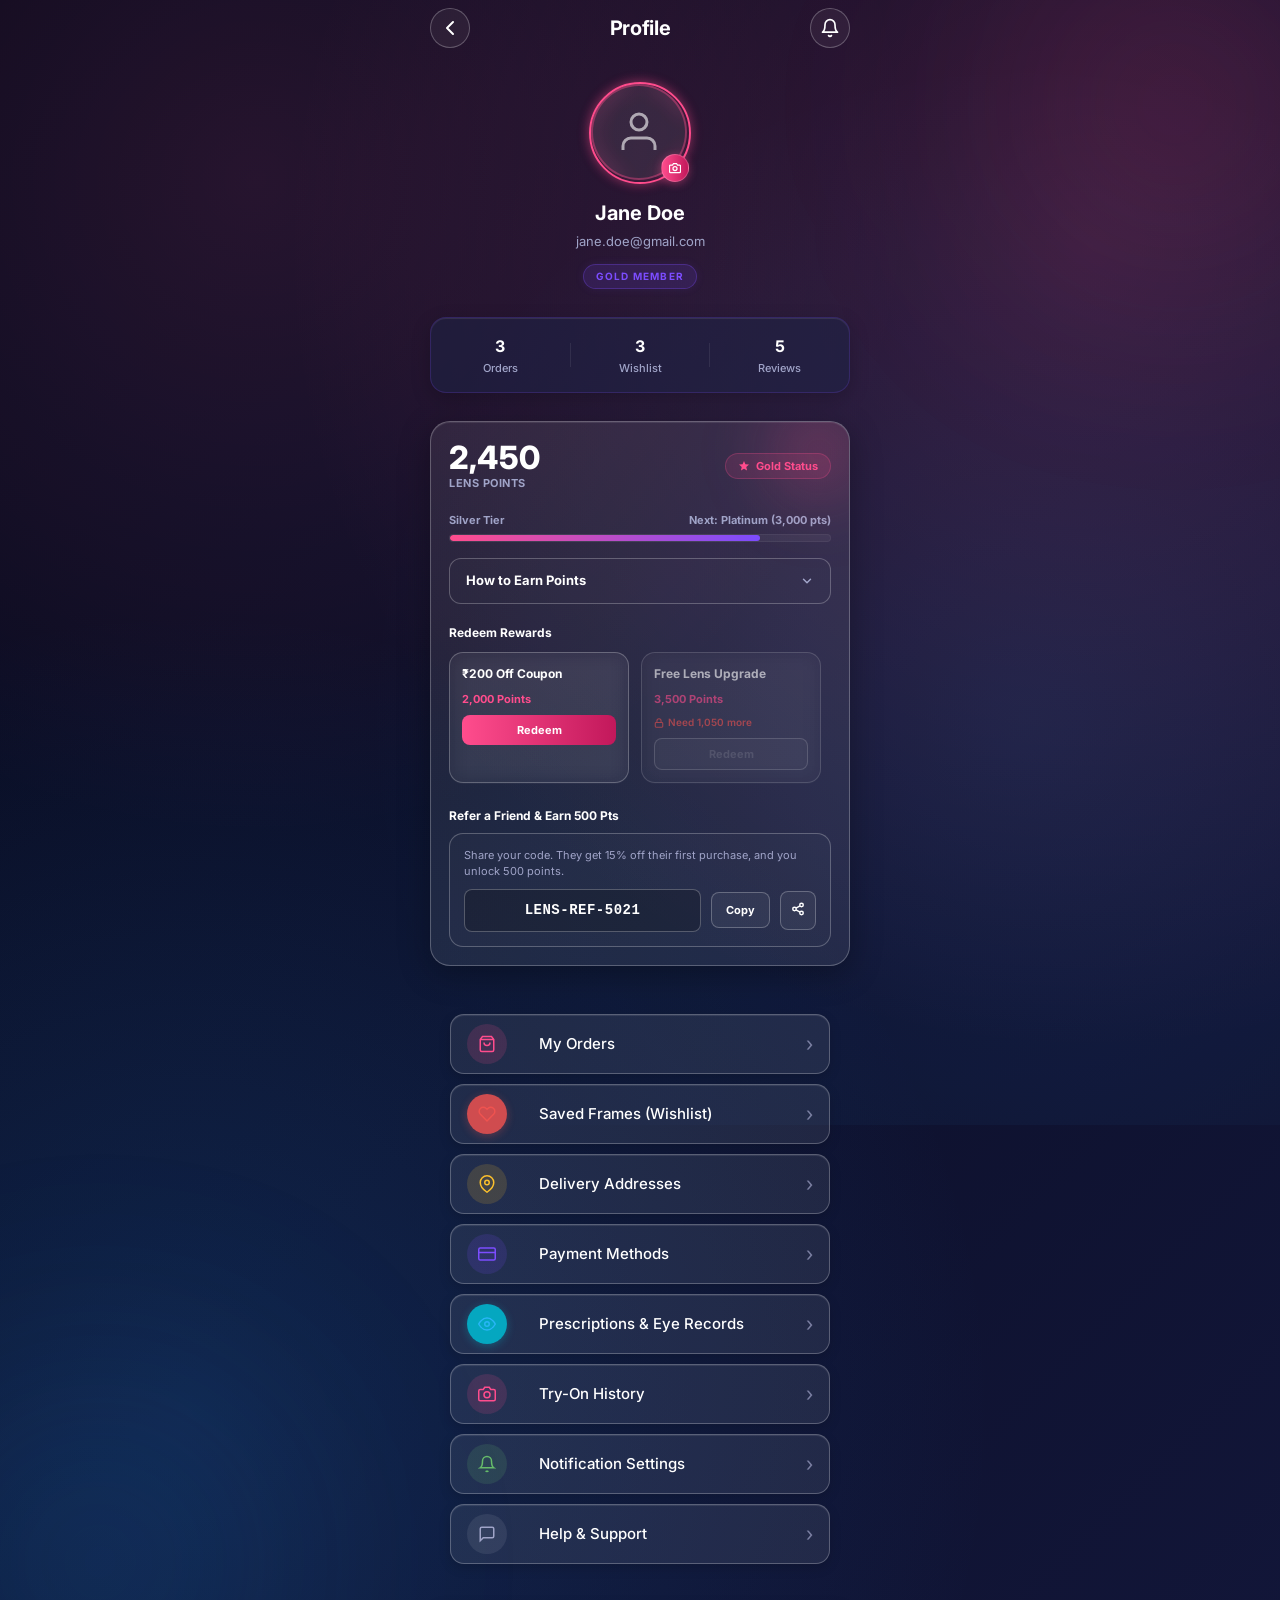
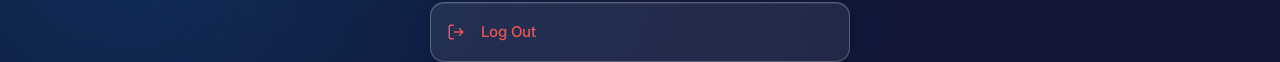
<file: profile.html>
<!DOCTYPE html>
<html lang="en">
<head>
  <meta charset="UTF-8">
  <meta name="viewport" content="width=device-width, initial-scale=1.0, maximum-scale=1.0, user-scalable=no">
  <title>Lensmakers - Profile</title>
  <!-- Google Fonts: Inter -->
  <link rel="preconnect" href="https://fonts.googleapis.com">
  <link rel="preconnect" href="https://fonts.gstatic.com" crossorigin>
  <link href="https://fonts.googleapis.com/css2?family=Inter:wght@400;500;600;700;800&display=swap" rel="stylesheet">
  <link rel="stylesheet" href="css/profile.css">
  <link rel="stylesheet" href="style.css">
  <style>
    /* Loyalty & Rewards CSS styles localized to Profile screen */
    .rewards-section {
      background: var(--glass-bg);
      border: 1px solid var(--glass-border);
      border-radius: 20px;
      padding: 18px;
      display: flex;
      flex-direction: column;
      gap: 16px;
      backdrop-filter: blur(25px);
      -webkit-backdrop-filter: blur(25px);
      box-shadow: inset 0 1px 1px rgba(255, 255, 255, 0.1), 0 8px 32px rgba(0, 0, 0, 0.3);
      position: relative;
      overflow: hidden;
      margin-bottom: 20px;
    }
    
    .rewards-header {
      display: flex;
      justify-content: space-between;
      align-items: center;
    }
    
    .points-display {
      display: flex;
      flex-direction: column;
    }
    .points-value {
      font-size: 32px;
      font-weight: 800;
      color: #fff;
      line-height: 1.1;
    }
    .points-label {
      font-size: 11px;
      color: var(--text-lavender);
      text-transform: uppercase;
      letter-spacing: 0.5px;
      font-weight: 700;
    }

    .tier-badge {
      display: flex;
      align-items: center;
      gap: 6px;
      background: rgba(255, 77, 141, 0.12);
      border: 1px solid rgba(255, 77, 141, 0.25);
      border-radius: 999px;
      padding: 4px 12px;
      font-size: 11px;
      font-weight: 700;
      color: var(--primary-pink);
    }
    
    /* Progress bar */
    .progress-container {
      display: flex;
      flex-direction: column;
      gap: 6px;
      margin-top: 4px;
    }
    .progress-bar-labels {
      display: flex;
      justify-content: space-between;
      font-size: 11px;
      font-weight: 700;
      color: var(--text-lavender);
    }
    .progress-bar-bg {
      width: 100%;
      height: 8px;
      background: rgba(255, 255, 255, 0.05);
      border-radius: 999px;
      overflow: hidden;
      border: 1px solid rgba(255, 255, 255, 0.05);
    }
    .progress-bar-fill {
      height: 100%;
      width: 0%; /* Fills dynamically with onload script */
      background: linear-gradient(90deg, var(--primary-pink) 0%, var(--primary-purple) 100%);
      border-radius: 999px;
      transition: width 0.8s cubic-bezier(0.16, 1, 0.3, 1);
    }

    /* Celebrating sparkle glow animation */
    .rewards-glow-burst {
      position: absolute;
      top: -20px;
      right: -20px;
      width: 100px;
      height: 100px;
      background: radial-gradient(circle, rgba(255, 77, 141, 0.3) 0%, transparent 70%);
      filter: blur(20px);
      pointer-events: none;
      opacity: 0;
      transform: scale(0.5);
      transition: all 0.6s cubic-bezier(0.175, 0.885, 0.32, 1.275);
    }
    .rewards-glow-burst.celebrate {
      opacity: 1;
      transform: scale(1.5);
    }

    /* Expandable earn points accordion */
    .earn-accordion {
      border: 1px solid var(--glass-border);
      border-radius: 12px;
      background: rgba(255, 255, 255, 0.01);
      overflow: hidden;
    }
    .earn-header {
      padding: 12px 16px;
      display: flex;
      justify-content: space-between;
      align-items: center;
      cursor: pointer;
      font-size: 13px;
      font-weight: 700;
      color: #fff;
    }
    .earn-header svg {
      transition: transform 0.25s;
      color: var(--text-lavender);
    }
    .earn-accordion.expanded .earn-header svg {
      transform: rotate(180deg);
    }
    .earn-content {
      max-height: 0;
      overflow: hidden;
      transition: max-height 0.3s cubic-bezier(0.16, 1, 0.3, 1);
      padding: 0 16px;
    }
    .earn-accordion.expanded .earn-content {
      max-height: 180px;
      padding-bottom: 14px;
    }
    .earn-list {
      list-style: none;
      display: flex;
      flex-direction: column;
      gap: 8px;
      font-size: 11px;
      color: var(--text-lavender);
    }
    .earn-list li {
      display: flex;
      align-items: center;
      gap: 8px;
    }
    .earn-bullet {
      width: 6px;
      height: 6px;
      border-radius: 50%;
      background: var(--primary-pink);
    }

    /* Horizontal scrollable redeem rewards */
    .redeem-section {
      display: flex;
      flex-direction: column;
      gap: 10px;
      margin-top: 4px;
    }
    .redeem-scroll {
      display: flex;
      gap: 12px;
      overflow-x: auto;
      padding-bottom: 8px;
    }
    .redeem-scroll::-webkit-scrollbar { display: none; }
    
    .reward-card {
      flex: 0 0 180px;
      background: rgba(255, 255, 255, 0.02);
      border: 1px solid var(--glass-border);
      border-radius: 14px;
      padding: 12px;
      display: flex;
      flex-direction: column;
      gap: 8px;
      backdrop-filter: blur(10px);
    }
    .reward-card.locked {
      opacity: 0.6;
    }
    .reward-title {
      font-size: 12px;
      font-weight: 700;
      color: #fff;
    }
    .reward-points {
      font-size: 11px;
      color: var(--primary-pink);
      font-weight: 700;
      display: flex;
      align-items: center;
      gap: 4px;
    }
    .reward-lock-helper {
      font-size: 10px;
      color: var(--text-error);
      font-weight: 600;
      display: flex;
      align-items: center;
      gap: 4px;
    }

    /* Redeem loading states */
    .redeem-btn {
      width: 100%;
      border-radius: 8px;
      padding: 8px 0;
      font-size: 11px;
      font-weight: 700;
      cursor: pointer;
      border: none;
      transition: all 0.2s;
      background: var(--cta-gradient);
      color: #fff;
      display: flex;
      align-items: center;
      justify-content: center;
      gap: 6px;
    }
    .reward-card.locked .redeem-btn {
      background: rgba(255,255,255,0.05);
      color: rgba(255,255,255,0.2);
      cursor: not-allowed;
      border: 1px solid var(--glass-border);
    }
    .redeem-btn.loading {
      opacity: 0.85;
      pointer-events: none;
    }
    .redeem-btn.success {
      background: rgba(76, 175, 80, 0.15) !important;
      border: 1px solid #4CAF50;
      color: #4CAF50;
    }

    .spinner {
      width: 12px;
      height: 12px;
      border: 2px solid rgba(255,255,255,0.2);
      border-top-color: #fff;
      border-radius: 50%;
      animation: spin 0.6s linear infinite;
    }
    @keyframes spin { to { transform: rotate(360deg); } }

    /* Referral Block */
    .referral-card {
      background: rgba(255, 255, 255, 0.02);
      border: 1px solid var(--glass-border);
      border-radius: 14px;
      padding: 14px;
      display: flex;
      flex-direction: column;
      gap: 10px;
    }
    .referral-code-row {
      display: flex;
      gap: 10px;
      align-items: center;
    }
    .referral-code-box {
      flex: 1;
      background: rgba(0,0,0,0.2);
      border: 1px solid var(--glass-border);
      border-radius: 8px;
      padding: 10px;
      text-align: center;
      font-family: monospace;
      font-size: 14px;
      font-weight: 700;
      color: #fff;
      letter-spacing: 0.5px;
    }
    .btn-copy-code {
      background: rgba(255,255,255,0.05);
      border: 1px solid var(--glass-border);
      color: #fff;
      border-radius: 8px;
      padding: 10px 14px;
      font-size: 11px;
      font-weight: 700;
      cursor: pointer;
      position: relative;
      transition: all 0.2s;
    }
    .btn-copy-code:hover {
      background: rgba(255,255,255,0.1);
    }
    
    /* Copied Tooltip */
    .copied-tooltip {
      position: absolute;
      top: -30px;
      left: 50%;
      transform: translateX(-50%) translateY(5px);
      background: #4CAF50;
      color: #fff;
      font-size: 9px;
      padding: 3px 6px;
      border-radius: 4px;
      font-weight: 700;
      opacity: 0;
      pointer-events: none;
      transition: all 0.2s;
    }
    .copied-tooltip.active {
      opacity: 1;
      transform: translateX(-50%) translateY(0);
    }
  </style>
</head>
<body class="dark-theme" onload="initRewards()">
  <!-- Ambient background glow blobs inside container -->
  <div class="glow-container">
    <div class="glow-blob glow-pink"></div>
    <div class="glow-blob glow-blue"></div>
  </div>

  <div class="profile-screen">
    <!-- Header Bar -->
    <header class="profile-header">
      <a href="index.html" class="back-btn" aria-label="Back">
        <svg width="24" height="24" viewBox="0 0 24 24" fill="none" stroke="currentColor" stroke-width="2" stroke-linecap="round" stroke-linejoin="round"><polyline points="15 18 9 12 15 6"/></svg>
      </a>
      <h1 class="header-title">Profile</h1>
      <button class="notification-btn" aria-label="Notifications">
        <svg width="20" height="20" viewBox="0 0 24 24" fill="none" stroke="currentColor" stroke-width="2" stroke-linecap="round" stroke-linejoin="round">
          <path d="M18 8A6 6 0 0 0 6 8c0 7-3 9-3 9h18s-3-2-3-9"/>
          <path d="M13.73 21a2 2 0 0 1-3.46 0"/>
        </svg>
      </button>
    </header>

    <!-- Avatar Section -->
    <section class="avatar-section">
      <div class="avatar-wrapper">
        <div class="avatar-glow-ring"></div>
        <div class="avatar-circle">
          <!-- Default silhouette SVG -->
          <svg class="avatar-silhouette" width="48" height="48" viewBox="0 0 24 24" fill="none" stroke="currentColor" stroke-width="1.5">
            <path d="M20 21v-2a4 4 0 0 0-4-4H8a4 4 0 0 0-4 4v2"/>
            <circle cx="12" cy="7" r="4"/>
          </svg>
        </div>
        <button class="edit-avatar-btn" aria-label="Edit Profile Photo">
          <svg width="12" height="12" viewBox="0 0 24 24" fill="none" stroke="currentColor" stroke-width="2.5"><path d="M23 19a2 2 0 0 1-2 2H3a2 2 0 0 1-2-2V8a2 2 0 0 1 2-2h4l2-3h6l2 3h4a2 2 0 0 1 2 2z"/><circle cx="12" cy="13" r="4"/></svg>
        </button>
      </div>

      <h2 class="profile-name" id="userDisplayName">Jane Doe</h2>
      <p class="profile-meta" id="userDisplayMeta">jane.doe@gmail.com</p>
      
      <div id="badgeContainer" style="margin-top: 10px;">
        <span class="premium-badge" id="premiumBadge">Gold Member</span>
      </div>
    </section>

    <!-- Stats Strip -->
    <section class="stats-strip-section">
      <div class="stats-strip">
        <div class="stats-col" style="cursor:pointer;" onclick="alert('Navigating to orders...')">
          <span class="stats-num">3</span>
          <span class="stats-label">Orders</span>
        </div>
        <div class="stats-col-divider"></div>
        <div class="stats-col" style="cursor:pointer;" onclick="window.location.href='wishlist.html'">
          <span class="stats-num" id="wishlistStatCount">3</span>
          <span class="stats-label">Wishlist</span>
        </div>
        <div class="stats-col-divider"></div>
        <div class="stats-col" style="cursor:pointer;" onclick="alert('Navigating to reviews...')">
          <span class="stats-num">5</span>
          <span class="stats-label">Reviews</span>
        </div>
      </div>
    </section>

    <!-- LOYALTY & REWARDS SECTION -->
    <section class="rewards-section" id="rewardsSection">
      <!-- Glow burst for celebrating next tier -->
      <div class="rewards-glow-burst" id="rewardsBurst"></div>

      <div class="rewards-header">
        <div class="points-display">
          <span class="points-value">2,450</span>
          <span class="points-label">Lens Points</span>
        </div>
        <div class="tier-badge">
          <svg width="12" height="12" viewBox="0 0 24 24" fill="currentColor"><path d="M12 17.27L18.18 21l-1.64-7.03L22 9.24l-7.19-.61L12 2 9.19 8.63 2 9.24l5.46 4.73L5.82 21z"/></svg>
          <span>Gold Status</span>
        </div>
      </div>

      <!-- Tier Progress -->
      <div class="progress-container">
        <div class="progress-bar-labels">
          <span>Silver Tier</span>
          <span>Next: Platinum (3,000 pts)</span>
        </div>
        <div class="progress-bar-bg">
          <div class="progress-bar-fill" id="progressFill"></div>
        </div>
      </div>

      <!-- How to Earn accordion -->
      <div class="earn-accordion" id="earnAccordion">
        <div class="earn-header" onclick="toggleEarnAccordion()">
          <span>How to Earn Points</span>
          <svg width="14" height="14" viewBox="0 0 24 24" fill="none" stroke="currentColor" stroke-width="2.5" stroke-linecap="round" stroke-linejoin="round"><polyline points="6 9 12 15 18 9"/></svg>
        </div>
        <div class="earn-content">
          <ul class="earn-list">
            <li><span class="earn-bullet"></span><span>₹1 spent = 1 point earned</span></li>
            <li><span class="earn-bullet"></span><span>Refer a friend = 500 points</span></li>
            <li><span class="earn-bullet"></span><span>Write a frame review = 50 points</span></li>
            <li><span class="earn-bullet"></span><span>Complete in-store eye test = 100 points</span></li>
          </ul>
        </div>
      </div>

      <!-- Redeem rewards row -->
      <div class="redeem-section">
        <h4 style="font-size:12px; color:#fff; font-weight:700;">Redeem Rewards</h4>
        
        <div class="redeem-scroll">
          
          <!-- Reward 1: Redeemable -->
          <div class="reward-card" id="reward-1">
            <span class="reward-title">₹200 Off Coupon</span>
            <span class="reward-points">2,000 Points</span>
            <button class="redeem-btn" onclick="redeemReward('reward-1')">
              <span class="btn-text">Redeem</span>
            </button>
          </div>

          <!-- Reward 2: Locked -->
          <div class="reward-card locked" id="reward-2">
            <span class="reward-title">Free Lens Upgrade</span>
            <span class="reward-points">3,500 Points</span>
            <span class="reward-lock-helper">
              <svg width="10" height="10" viewBox="0 0 24 24" fill="none" stroke="currentColor" stroke-width="2.5"><rect x="3" y="11" width="18" height="11" rx="2" ry="2"/><path d="M7 11V7a5 5 0 0 1 10 0v4"/></svg>
              <span>Need 1,050 more</span>
            </span>
            <button class="redeem-btn" disabled>Redeem</button>
          </div>

        </div>
      </div>

      <!-- Referral Block -->
      <div class="referral-section">
        <h4 style="font-size:12px; color:#fff; font-weight:700; margin-bottom:8px;">Refer a Friend & Earn 500 Pts</h4>
        <div class="referral-card">
          <p style="font-size:11px; color:var(--text-lavender); line-height:1.4;">Share your code. They get 15% off their first purchase, and you unlock 500 points.</p>
          <div class="referral-code-row">
            <div class="referral-code-box" id="refCodeText">LENS-REF-5021</div>
            <button class="btn-copy-code" onclick="copyReferralCode(this)">
              <span>Copy</span>
              <span class="copied-tooltip">Copied!</span>
            </button>
            <button class="btn-copy-code" onclick="shareReferralCode()" style="padding: 10px 10px;">
              <svg width="14" height="14" viewBox="0 0 24 24" fill="none" stroke="currentColor" stroke-width="2.5"><circle cx="18" cy="5" r="3"/><circle cx="6" cy="12" r="3"/><circle cx="18" cy="19" r="3"/><line x1="8.59" y1="13.51" x2="15.42" y2="17.49"/><line x1="15.41" y1="6.51" x2="8.59" y2="10.49"/></svg>
            </button>
          </div>
        </div>
      </div>

    </section>

    <!-- Menu List -->
    <section class="menu-list-section">
      <div class="menu-list">
        <!-- 1. My Orders -->
        <div class="menu-row" onclick="alert('Navigating to My Orders...')">
          <div class="menu-icon-bg bg-pink">
            <svg width="18" height="18" viewBox="0 0 24 24" fill="none" stroke="currentColor" stroke-width="2"><path d="M6 2L3 6v14a2 2 0 0 0 2 2h14a2 2 0 0 0 2-2V6l-3-4z"/><line x1="3" y1="6" x2="21" y2="6"/><path d="M16 10a4 4 0 0 1-8 0"/></svg>
          </div>
          <span class="menu-label">My Orders</span>
          <span class="menu-chevron">›</span>
        </div>

        <!-- 2. Saved Frames (Wishlist Link) -->
        <div class="menu-row" onclick="window.location.href='wishlist.html'">
          <div class="menu-icon-bg bg-red">
            <svg width="18" height="18" viewBox="0 0 24 24" fill="none" stroke="currentColor" stroke-width="2"><path d="M20.84 4.61a5.5 5.5 0 0 0-7.78 0L12 5.67l-1.06-1.06a5.5 5.5 0 0 0-7.78 7.78l1.06 1.06L12 21.23l7.78-7.78 1.06-1.06a5.5 5.5 0 0 0 0-7.78z"/></svg>
          </div>
          <span class="menu-label">Saved Frames (Wishlist)</span>
          <span class="menu-chevron">›</span>
        </div>

        <!-- 3. Delivery Addresses -->
        <div class="menu-row" onclick="alert('Navigating to Delivery Addresses...')">
          <div class="menu-icon-bg bg-yellow">
            <svg width="18" height="18" viewBox="0 0 24 24" fill="none" stroke="currentColor" stroke-width="2"><path d="M21 10c0 7-9 13-9 13s-9-6-9-13a9 9 0 0 1 18 0z"/><circle cx="12" cy="10" r="3"/></svg>
          </div>
          <span class="menu-label">Delivery Addresses</span>
          <span class="menu-chevron">›</span>
        </div>

        <!-- 4. Payment Methods -->
        <div class="menu-row" onclick="alert('Navigating to payments...')">
          <div class="menu-icon-bg bg-purple">
            <svg width="18" height="18" viewBox="0 0 24 24" fill="none" stroke="currentColor" stroke-width="2"><rect x="1" y="4" width="22" height="16" rx="2" ry="2"/><line x1="1" y1="10" x2="23" y2="10"/></svg>
          </div>
          <span class="menu-label">Payment Methods</span>
          <span class="menu-chevron">›</span>
        </div>

        <!-- 5. Prescriptions & Eye Records -->
        <div class="menu-row" onclick="window.location.href='prescriptions.html'">
          <div class="menu-icon-bg bg-cyan">
            <svg width="18" height="18" viewBox="0 0 24 24" fill="none" stroke="currentColor" stroke-width="2"><path d="M1 12s4-8 11-8 11 8 11 8-4 8-11 8-11-8-11-8z"/><circle cx="12" cy="12" r="3"/></svg>
          </div>
          <span class="menu-label">Prescriptions & Eye Records</span>
          <span class="menu-chevron">›</span>
        </div>

        <!-- 6. Try-On History -->
        <div class="menu-row" onclick="alert('Navigating to Try-On History...')">
          <div class="menu-icon-bg bg-pink">
            <svg width="18" height="18" viewBox="0 0 24 24" fill="none" stroke="currentColor" stroke-width="2"><path d="M23 19a2 2 0 0 1-2 2H3a2 2 0 0 1-2-2V8a2 2 0 0 1 2-2h4l2-3h6l2 3h4a2 2 0 0 1 2 2z"/><circle cx="12" cy="13" r="4"/></svg>
          </div>
          <span class="menu-label">Try-On History</span>
          <span class="menu-chevron">›</span>
        </div>

        <!-- 7. Notification Settings -->
        <div class="menu-row" onclick="alert('Navigating to Notification Settings...')">
          <div class="menu-icon-bg bg-green">
            <svg width="18" height="18" viewBox="0 0 24 24" fill="none" stroke="currentColor" stroke-width="2"><path d="M18 8A6 6 0 0 0 6 8c0 7-3 9-3 9h18s-3-2-3-9"/><path d="M13.73 21a2 2 0 0 1-3.46 0"/></svg>
          </div>
          <span class="menu-label">Notification Settings</span>
          <span class="menu-chevron">›</span>
        </div>

        <!-- 8. Help & Support -->
        <div class="menu-row" onclick="window.location.href='support.html'">
          <div class="menu-icon-bg bg-gray">
            <svg width="18" height="18" viewBox="0 0 24 24" fill="none" stroke="currentColor" stroke-width="2"><path d="M21 15a2 2 0 0 1-2 2H7l-4 4V5a2 2 0 0 1 2-2h14a2 2 0 0 1 2 2z"/></svg>
          </div>
          <span class="menu-label">Help & Support</span>
          <span class="menu-chevron">›</span>
        </div>
      </div>
    </section>

    <!-- Destructive Actions Section -->
    <section class="destructive-section" id="destructiveSection">
      <div class="menu-row logout-row" onclick="openLogoutModal()">
        <div class="logout-left">
          <svg class="logout-icon" width="18" height="18" viewBox="0 0 24 24" fill="none" stroke="currentColor" stroke-width="2"><path d="M9 21H5a2 2 0 0 1-2-2V5a2 2 0 0 1 2-2h4"/><polyline points="16 17 21 12 16 7"/><line x1="21" y1="12" x2="9" y2="12"/></svg>
          <span class="menu-label text-red">Log Out</span>
        </div>
      </div>
    </section>
  </div>

  <!-- Logout Confirmation Modal -->
  <div id="logoutModal" class="logout-modal">
    <div class="modal-backdrop" onclick="closeLogoutModal()"></div>
    <div class="modal-content">
      <h3 class="modal-title">Log Out?</h3>
      <p class="modal-body">Are you sure you want to log out of Lensmakers?</p>
      <div class="modal-buttons-row">
        <button class="btn-modal-cancel" onclick="closeLogoutModal()">Cancel</button>
        <button class="btn-modal-logout" onclick="confirmLogout()">Log Out</button>
      </div>
    </div>
  </div>

  <script>
    function openLogoutModal() {
      document.getElementById('logoutModal').style.display = 'block';
    }
    function closeLogoutModal() {
      document.getElementById('logoutModal').style.display = 'none';
    }
    function confirmLogout() {
      alert('Logged out successfully.');
      closeLogoutModal();
    }

    // Rewards Page Load Init
    function initRewards() {
      // 1. Progress bar sweep animation
      setTimeout(() => {
        const fill = document.getElementById('progressFill');
        // Points progress: 2,450 out of 3,000 -> approx 81.6%
        fill.style.width = '81.6%';
      }, 300);

      // 2. Play celebratory glow burst since user just crossed Silver -> Gold
      setTimeout(() => {
        const burst = document.getElementById('rewardsBurst');
        burst.classList.add('celebrate');
        setTimeout(() => {
          burst.classList.remove('celebrate');
        }, 1500);
      }, 1000);
    }

    // Accordion Toggle
    function toggleEarnAccordion() {
      const wrapper = document.getElementById('earnAccordion');
      wrapper.classList.toggle('expanded');
    }

    // Redeem reward with loading & checkmark transitions
    function redeemReward(rewardCardId) {
      const card = document.getElementById(rewardCardId);
      const btn = card.querySelector('.redeem-btn');
      const text = btn.querySelector('.btn-text');

      btn.classList.add('loading');
      btn.innerHTML = `<span class="spinner"></span> <span>Redeeming...</span>`;

      // 1.5s delay
      setTimeout(() => {
        btn.classList.remove('loading');
        btn.classList.add('success');
        btn.innerHTML = `✓ Redeemed!`;

        alert('Reward coupon generated and saved in your account coupons section!');

        // Revert button after 2s
        setTimeout(() => {
          btn.classList.remove('success');
          btn.innerHTML = `<span class="btn-text">Redeem</span>`;
        }, 2000);

      }, 1500);
    }

    // Copy Referral
    function copyReferralCode(btn) {
      const code = document.getElementById('refCodeText').textContent;
      navigator.clipboard.writeText(code).then(() => {
        const tooltip = btn.querySelector('.copied-tooltip');
        tooltip.classList.add('active');
        setTimeout(() => {
          tooltip.classList.remove('active');
        }, 1500);
      });
    }

    function shareReferralCode() {
      if (navigator.share) {
        navigator.share({
          title: 'Join Lens Mart',
          text: 'Use my code LENS-REF-5021 and get 15% off your first purchase!',
          url: window.location.origin
        });
      } else {
        alert('Referral share link generated and copied!');
      }
    }
  </script>
</body>
</html>
</file>
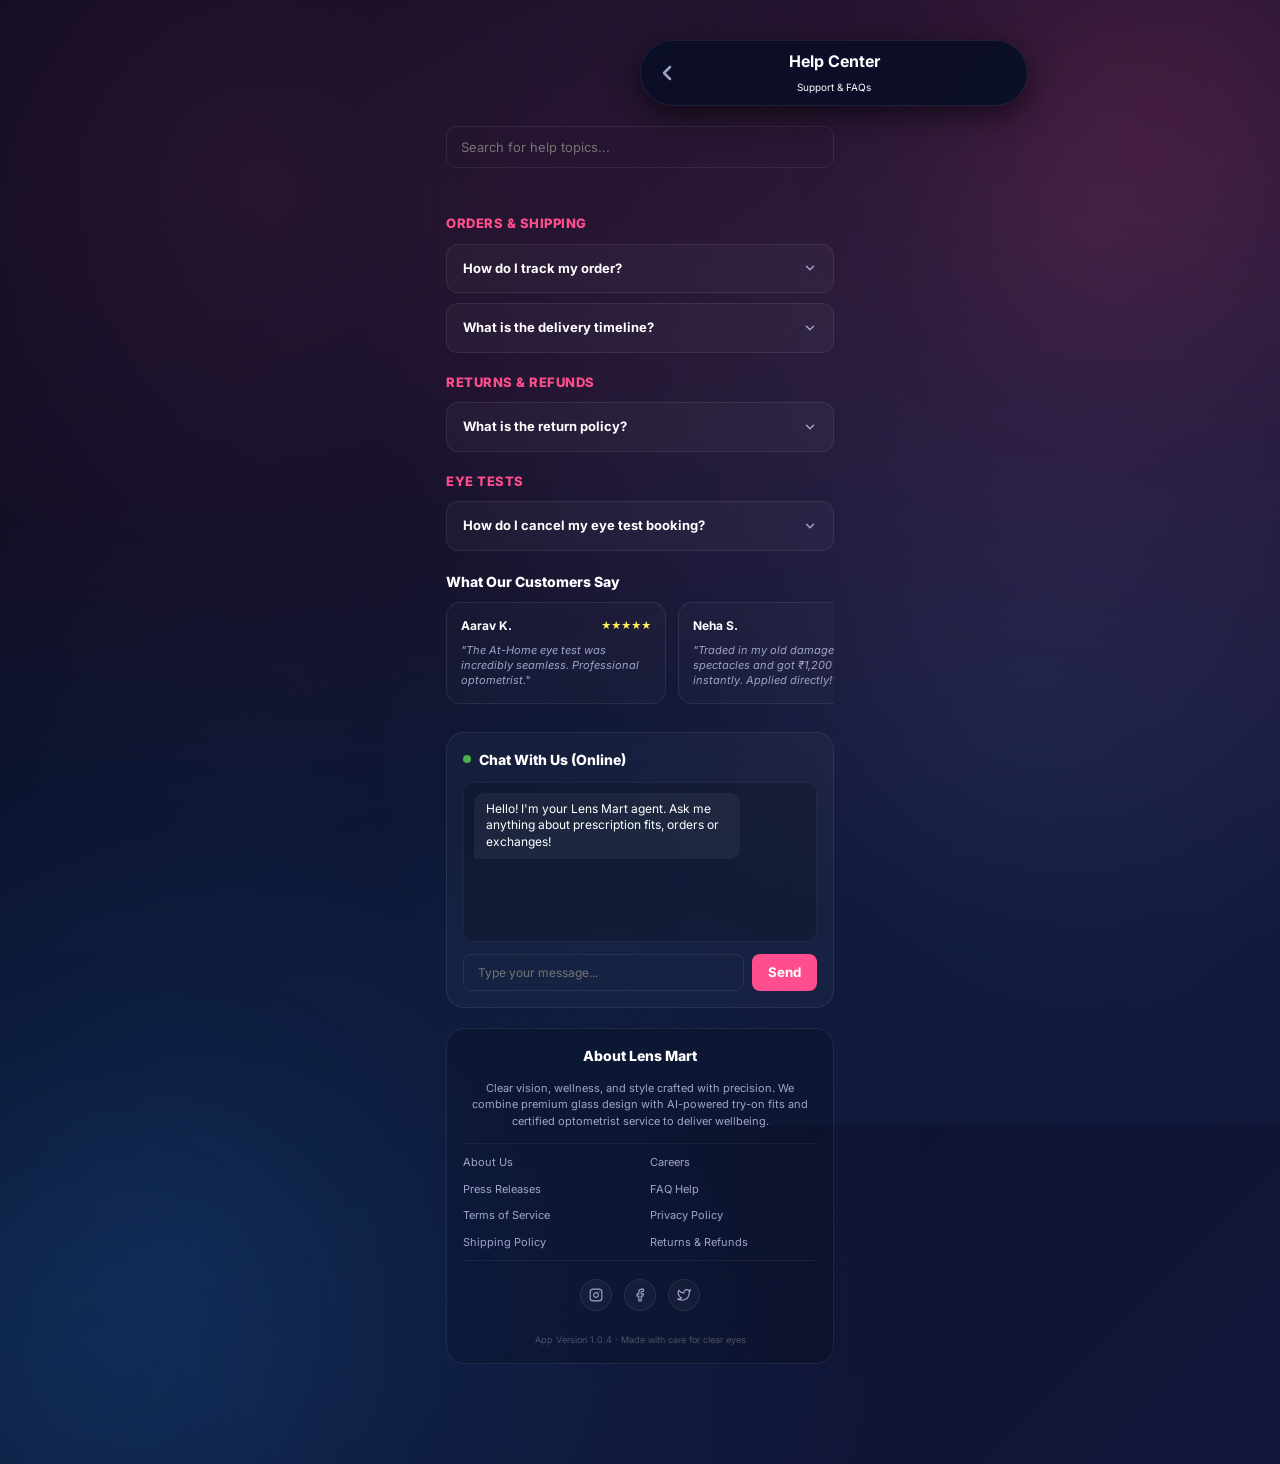
<file: support.html>
<!DOCTYPE html>
<html lang="en">
<head>
  <meta charset="UTF-8">
  <meta name="viewport" content="width=device-width, initial-scale=1.0, maximum-scale=1.0, user-scalable=no">
  <title>Lens Mart - Help & Support</title>
  <!-- Google Fonts: Inter -->
  <link rel="preconnect" href="https://fonts.googleapis.com">
  <link rel="preconnect" href="https://fonts.gstatic.com" crossorigin>
  <link href="https://fonts.googleapis.com/css2?family=Inter:wght@400;500;600;700;800&display=swap" rel="stylesheet">
  <link rel="stylesheet" href="style.css">
  <link rel="stylesheet" href="css/cart.css">
  <style>
    .support-wrapper {
      width: 100%;
      max-width: 420px;
      margin: 0 auto;
      display: flex;
      flex-direction: column;
      gap: 20px;
      padding: 20px 16px 80px 16px;
    }

    /* FAQ accordion styling */
    .faq-category {
      display: flex;
      flex-direction: column;
      gap: 10px;
    }
    .faq-category-title {
      font-size: 13px;
      color: var(--primary-pink);
      text-transform: uppercase;
      letter-spacing: 0.5px;
      font-weight: 800;
      margin-top: 10px;
    }
    
    .faq-item {
      background: var(--glass-bg);
      border: 1px solid var(--glass-border);
      border-radius: 12px;
      overflow: hidden;
      transition: all 0.3s var(--ease-spring);
    }
    .faq-header {
      padding: 14px 16px;
      display: flex;
      justify-content: space-between;
      align-items: center;
      cursor: pointer;
      font-size: 13px;
      font-weight: 700;
      color: #fff;
    }
    .faq-header svg {
      transition: transform 0.25s;
      color: var(--text-lavender);
    }
    .faq-item.expanded .faq-header svg {
      transform: rotate(180deg);
    }
    .faq-content {
      max-height: 0;
      overflow: hidden;
      transition: max-height 0.35s cubic-bezier(0.16, 1, 0.3, 1);
      padding: 0 16px;
    }
    .faq-item.expanded .faq-content {
      max-height: 120px;
      padding-bottom: 14px;
    }
    .faq-answer {
      font-size: 12px;
      color: var(--text-lavender);
      line-height: 1.5;
    }

    /* Testimonials Horizontal Carousel */
    .testimonial-scroll {
      display: flex;
      gap: 12px;
      overflow-x: auto;
      padding-bottom: 8px;
    }
    .testimonial-scroll::-webkit-scrollbar { display: none; }
    
    .testimonial-card {
      flex: 0 0 220px;
      background: rgba(255, 255, 255, 0.02);
      border: 1px solid var(--glass-border);
      border-radius: 14px;
      padding: 14px;
      display: flex;
      flex-direction: column;
      gap: 8px;
    }
    .testi-header {
      display: flex;
      justify-content: space-between;
      align-items: center;
    }
    .testi-user {
      font-size: 12px;
      font-weight: 700;
      color: #fff;
    }
    .testi-stars {
      color: #FFEE58;
      font-size: 10px;
    }
    .testi-quote {
      font-size: 11px;
      color: var(--text-lavender);
      line-height: 1.4;
      font-style: italic;
    }

    /* Live Chat Support Card */
    .chat-section-card {
      background: var(--glass-bg);
      border: 1px solid var(--glass-border);
      border-radius: 18px;
      padding: 16px;
      display: flex;
      flex-direction: column;
      gap: 12px;
      backdrop-filter: blur(25px);
    }
    .chat-display-window {
      height: 160px;
      overflow-y: auto;
      border: 1px solid rgba(255,255,255,0.05);
      background: rgba(0,0,0,0.15);
      border-radius: 10px;
      padding: 10px;
      display: flex;
      flex-direction: column;
      gap: 10px;
    }
    .chat-bubble {
      max-width: 80%;
      padding: 8px 12px;
      border-radius: 10px;
      font-size: 12px;
      line-height: 1.4;
    }
    .chat-bubble.agent {
      background: rgba(255, 255, 255, 0.05);
      color: #fff;
      align-self: flex-start;
      border-bottom-left-radius: 2px;
    }
    .chat-bubble.user {
      background: var(--cta-gradient);
      color: #fff;
      align-self: flex-end;
      border-bottom-right-radius: 2px;
    }

    .chat-input-row {
      display: flex;
      gap: 8px;
    }
    .chat-input-row input {
      flex: 1;
      background: rgba(255,255,255,0.04);
      border: 1px solid var(--glass-border);
      border-radius: 8px;
      padding: 10px 14px;
      color: #fff;
      outline: none;
      font-size: 12px;
    }
    .chat-input-row button {
      background: var(--primary-pink);
      border: none;
      color: #fff;
      border-radius: 8px;
      padding: 0 16px;
      font-weight: 700;
      cursor: pointer;
    }

    /* Footer policy items styling */
    .app-policy-footer {
      background: rgba(0, 0, 0, 0.15);
      border: 1px solid var(--glass-border);
      border-radius: 18px;
      padding: 16px;
      display: flex;
      flex-direction: column;
      gap: 14px;
      align-items: center;
      text-align: center;
    }
    .footer-desc {
      font-size: 11px;
      color: var(--text-lavender);
      line-height: 1.5;
    }
    .footer-links-grid {
      display: grid;
      grid-template-columns: repeat(2, 1fr);
      gap: 10px 20px;
      width: 100%;
      text-align: left;
      padding: 10px 0;
      border-top: 1px solid rgba(255,255,255,0.05);
      border-bottom: 1px solid rgba(255,255,255,0.05);
    }
    .footer-link-item {
      font-size: 11px;
      color: var(--text-lavender);
      text-decoration: none;
      transition: color 0.2s;
    }
    .footer-link-item:hover {
      color: var(--primary-pink);
    }

    .social-row {
      display: flex;
      gap: 12px;
      margin-top: 4px;
    }
    .social-btn {
      width: 32px;
      height: 32px;
      border-radius: 50%;
      background: rgba(255,255,255,0.03);
      border: 1px solid var(--glass-border);
      display: flex;
      align-items: center;
      justify-content: center;
      color: var(--text-lavender);
      cursor: pointer;
      transition: all 0.2s;
    }
    .social-btn:hover {
      background: rgba(255,255,255,0.1);
      color: #fff;
    }
  </style>
</head>
<body class="dark-theme">

  <!-- Ambient Glow background spheres -->
  <div class="glow-container">
    <div class="glow-blob glow-pink"></div>
    <div class="glow-blob glow-blue"></div>
  </div>

  <div class="app-wrapper support-wrapper">
    
    <!-- HEADER -->
    <header class="plp-header" style="position: relative; top: 0; transform: none; width: 100%; max-width: none;">
      <div class="plp-header__inner" style="padding: 8px 10px;">
        <button class="plp-back-btn" onclick="window.history.back()" aria-label="Go back">
          <svg width="24" height="24" viewBox="0 0 24 24" fill="none" stroke="currentColor" stroke-width="2.5" stroke-linecap="round" stroke-linejoin="round"><polyline points="15 18 9 12 15 6"></polyline></svg>
        </button>
        <div class="plp-header__title-area">
          <h1 class="plp-header__title">Help Center</h1>
          <span class="plp-header__subtitle">Support & FAQs</span>
        </div>
        <div style="width:32px;"></div>
      </div>
    </header>

    <!-- SEARCH BAR -->
    <div class="input-group">
      <input type="text" id="helpSearch" placeholder="Search for help topics..." oninput="filterHelpTopics(this.value)">
    </div>

    <!-- FAQ LIST -->
    <div class="faq-category" id="faqGroup">
      
      <!-- Category 1: Orders -->
      <span class="faq-category-title">Orders & Shipping</span>
      
      <div class="faq-item" data-q="how do i track my order">
        <div class="faq-header" onclick="toggleFaq(this)">
          <span>How do I track my order?</span>
          <svg width="14" height="14" viewBox="0 0 24 24" fill="none" stroke="currentColor" stroke-width="2.5" stroke-linecap="round" stroke-linejoin="round"><polyline points="6 9 12 15 18 9"/></svg>
        </div>
        <div class="faq-content">
          <p class="faq-answer">Once shipped, order tracking links are sent to your registered email. You can also track from your profile orders tab.</p>
        </div>
      </div>

      <div class="faq-item" data-q="what is the delivery timeline">
        <div class="faq-header" onclick="toggleFaq(this)">
          <span>What is the delivery timeline?</span>
          <svg width="14" height="14" viewBox="0 0 24 24" fill="none" stroke="currentColor" stroke-width="2.5" stroke-linecap="round" stroke-linejoin="round"><polyline points="6 9 12 15 18 9"/></svg>
        </div>
        <div class="faq-content">
          <p class="faq-answer">Standard glasses require 3-5 business days for prescription lens fitting and shipping. Custom high-power lenses take 5-7 days.</p>
        </div>
      </div>

      <!-- Category 2: Returns -->
      <span class="faq-category-title">Returns & Refunds</span>

      <div class="faq-item" data-q="what is the return policy">
        <div class="faq-header" onclick="toggleFaq(this)">
          <span>What is the return policy?</span>
          <svg width="14" height="14" viewBox="0 0 24 24" fill="none" stroke="currentColor" stroke-width="2.5" stroke-linecap="round" stroke-linejoin="round"><polyline points="6 9 12 15 18 9"/></svg>
        </div>
        <div class="faq-content">
          <p class="faq-answer">Lens Mart offers a 14-day zero-questions-asked return policy. We cover return shipping costs for your convenience.</p>
        </div>
      </div>

      <!-- Category 3: Eye Tests -->
      <span class="faq-category-title">Eye Tests</span>

      <div class="faq-item" data-q="how do i cancel my eye test booking">
        <div class="faq-header" onclick="toggleFaq(this)">
          <span>How do I cancel my eye test booking?</span>
          <svg width="14" height="14" viewBox="0 0 24 24" fill="none" stroke="currentColor" stroke-width="2.5" stroke-linecap="round" stroke-linejoin="round"><polyline points="6 9 12 15 18 9"/></svg>
        </div>
        <div class="faq-content">
          <p class="faq-answer">You can reschedule or cancel booked checkups for free up to 2 hours before the scheduled time slot from prescriptions page.</p>
        </div>
      </div>

    </div>

    <!-- TESTIMONIALS CAROUSEL -->
    <div>
      <h3 style="font-size:14px; color:#fff; font-weight:800; margin-bottom:10px;">What Our Customers Say</h3>
      <div class="testimonial-scroll">
        
        <div class="testimonial-card">
          <div class="testi-header">
            <span class="testi-user">Aarav K.</span>
            <span class="testi-stars">★★★★★</span>
          </div>
          <p class="testi-quote">"The At-Home eye test was incredibly seamless. Professional optometrist."</p>
        </div>

        <div class="testimonial-card">
          <div class="testi-header">
            <span class="testi-user">Neha S.</span>
            <span class="testi-stars">★★★★★</span>
          </div>
          <p class="testi-quote">"Traded in my old damaged spectacles and got ₹1,200 instantly. Applied directly!"</p>
        </div>

        <div class="testimonial-card">
          <div class="testi-header">
            <span class="testi-user">Vikram R.</span>
            <span class="testi-stars">★★★★☆</span>
          </div>
          <p class="testi-quote">"Wishlist undo notification helped me save a frame I accidentally tapped off."</p>
        </div>

      </div>
    </div>

    <!-- LIVE CHAT UI -->
    <div class="chat-section-card">
      <h3 style="font-size:14px; color:#fff; font-weight:800; display:flex; align-items:center; gap:8px;">
        <span style="width:8px; height:8px; border-radius:50%; background:#4CAF50;"></span>
        <span>Chat With Us (Online)</span>
      </h3>
      <div class="chat-display-window" id="chatWindow">
        <div class="chat-bubble agent">Hello! I'm your Lens Mart agent. Ask me anything about prescription fits, orders or exchanges!</div>
      </div>
      <div class="chat-input-row">
        <input type="text" id="chatInput" placeholder="Type your message..." onkeydown="if(event.key === 'Enter') sendChatMessage()">
        <button onclick="sendChatMessage()">Send</button>
      </div>
    </div>

    <!-- POLICY FOOTER -->
    <footer class="app-policy-footer">
      <h4 style="font-size: 14px; font-weight:800; color:#fff;">About Lens Mart</h4>
      <p class="footer-desc">Clear vision, wellness, and style crafted with precision. We combine premium glass design with AI-powered try-on fits and certified optometrist service to deliver wellbeing.</p>
      
      <div class="footer-links-grid">
        <a href="javascript:void(0)" onclick="alert('About Us page placeholder')" class="footer-link-item">About Us</a>
        <a href="javascript:void(0)" onclick="alert('Careers page placeholder')" class="footer-link-item">Careers</a>
        <a href="javascript:void(0)" onclick="alert('Press page placeholder')" class="footer-link-item">Press Releases</a>
        <a href="javascript:void(0)" onclick="alert('Help & Support page placeholder')" class="footer-link-item">FAQ Help</a>
        <a href="javascript:void(0)" onclick="alert('Terms of Service page')" class="footer-link-item">Terms of Service</a>
        <a href="javascript:void(0)" onclick="alert('Privacy Policy page')" class="footer-link-item">Privacy Policy</a>
        <a href="javascript:void(0)" onclick="alert('Shipping Policy page')" class="footer-link-item">Shipping Policy</a>
        <a href="javascript:void(0)" onclick="alert('Return & Refund Policy page')" class="footer-link-item">Returns & Refunds</a>
      </div>

      <div class="social-row">
        <div class="social-btn" onclick="alert('Instagram link clicked')">
          <svg width="14" height="14" viewBox="0 0 24 24" fill="none" stroke="currentColor" stroke-width="2" stroke-linecap="round" stroke-linejoin="round"><rect x="2" y="2" width="20" height="20" rx="5" ry="5"/><path d="M16 11.37A4 4 0 1 1 12.63 8 4 4 0 0 1 16 11.37z"/><line x1="17.5" y1="6.5" x2="17.5" y2="6.5"/></svg>
        </div>
        <div class="social-btn" onclick="alert('Facebook link clicked')">
          <svg width="14" height="14" viewBox="0 0 24 24" fill="none" stroke="currentColor" stroke-width="2" stroke-linecap="round" stroke-linejoin="round"><path d="M18 2h-3a5 5 0 0 0-5 5v3H7v4h3v8h4v-8h3l1-4h-4V7a1 1 0 0 1 1-1h3z"/></svg>
        </div>
        <div class="social-btn" onclick="alert('Twitter link clicked')">
          <svg width="14" height="14" viewBox="0 0 24 24" fill="none" stroke="currentColor" stroke-width="2" stroke-linecap="round" stroke-linejoin="round"><path d="M23 3a10.9 10.9 0 0 1-3.14 1.53 4.48 4.48 0 0 0-7.86 3v1A10.66 10.66 0 0 1 3 4s-4 9 5 13a11.64 11.64 0 0 1-7 2c9 5 20 0 20-11.5a4.5 4.5 0 0 0-.08-.83A7.72 7.72 0 0 0 23 3z"/></svg>
        </div>
      </div>

      <div style="margin-top: 8px;">
        <p style="font-size:9px; color:rgba(255,255,255,0.25);">App Version 1.0.4 · Made with care for clear eyes</p>
      </div>
    </footer>

  </div>

  <script>
    function toggleFaq(header) {
      const item = header.parentElement;
      item.classList.toggle('expanded');
    }

    function filterHelpTopics(query) {
      const q = query.toLowerCase().trim();
      const items = document.querySelectorAll('.faq-item');
      const titles = document.querySelectorAll('.faq-category-title');

      items.forEach(item => {
        const text = item.dataset.q;
        if (text.includes(q)) {
          item.style.display = 'block';
        } else {
          item.style.display = 'none';
        }
      });
      
      // Hide category headings if empty
      if (q.length > 0) {
        titles.forEach(t => t.style.display = 'none');
      } else {
        titles.forEach(t => t.style.display = 'block');
      }
    }

    function sendChatMessage() {
      const input = document.getElementById('chatInput');
      const text = input.value.trim();
      if (text.length === 0) return;

      const windowEl = document.getElementById('chatWindow');

      // 1. Append User Bubble
      const userBubble = document.createElement('div');
      userBubble.className = 'chat-bubble user';
      userBubble.textContent = text;
      windowEl.appendChild(userBubble);
      
      input.value = '';
      windowEl.scrollTop = windowEl.scrollHeight;

      // 2. Mock Agent Reply
      setTimeout(() => {
        const agentBubble = document.createElement('div');
        agentBubble.className = 'chat-bubble agent';
        agentBubble.textContent = `Thanks for asking! That is a great question. Let me check the details for "${text}" and reply to you shortly.`;
        windowEl.appendChild(agentBubble);
        windowEl.scrollTop = windowEl.scrollHeight;
      }, 1000);
    }
  </script>
</body>
</html>
</file>
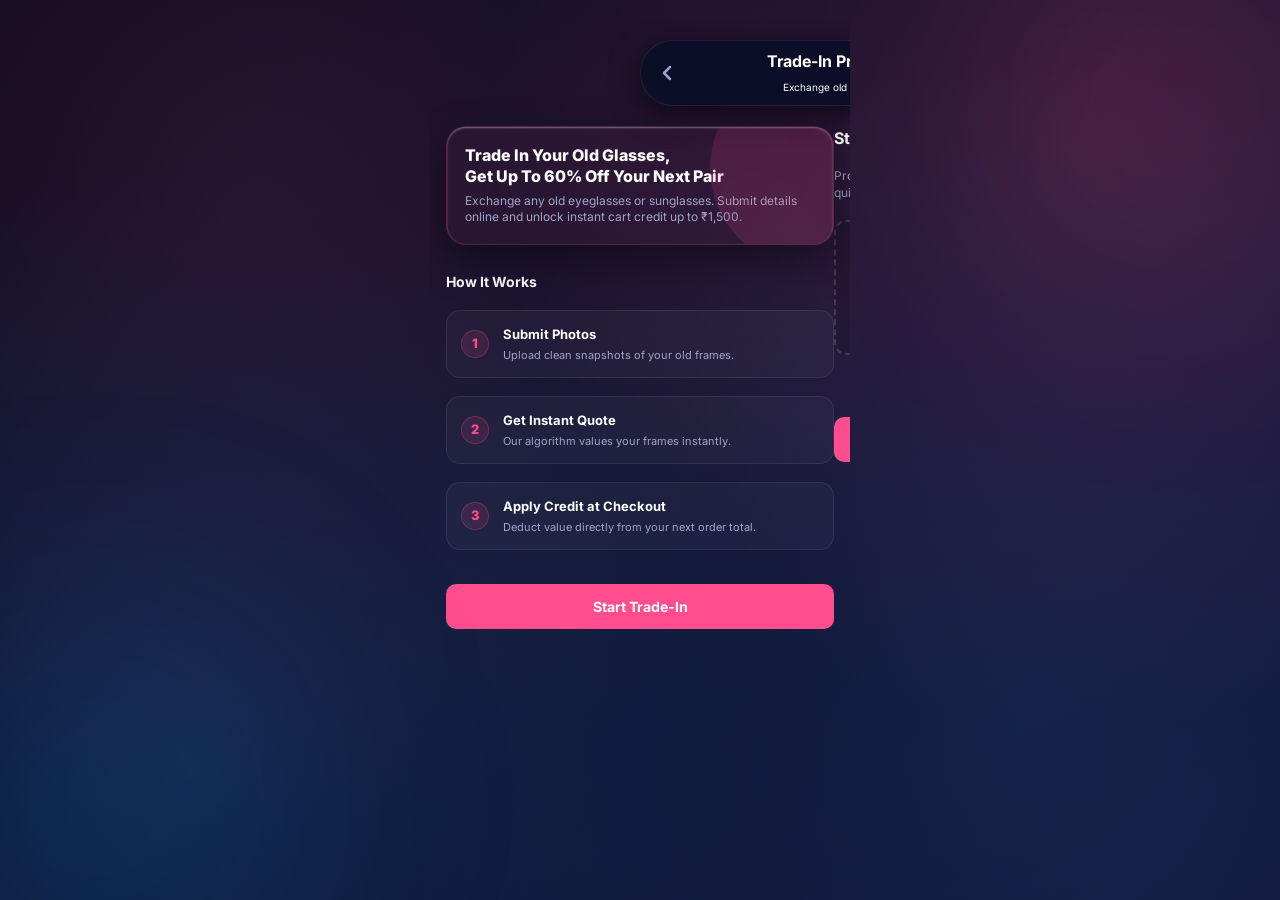
<file: tradein.html>
<!DOCTYPE html>
<html lang="en">
<head>
  <meta charset="UTF-8">
  <meta name="viewport" content="width=device-width, initial-scale=1.0, maximum-scale=1.0, user-scalable=no">
  <title>Lens Mart - Trade-In Program</title>
  <!-- Google Fonts: Inter -->
  <link rel="preconnect" href="https://fonts.googleapis.com">
  <link rel="preconnect" href="https://fonts.gstatic.com" crossorigin>
  <link href="https://fonts.googleapis.com/css2?family=Inter:wght@400;500;600;700;800&display=swap" rel="stylesheet">
  <link rel="stylesheet" href="style.css">
  <link rel="stylesheet" href="css/cart.css">
  <style>
    .tradein-wrapper {
      width: 100%;
      max-width: 420px;
      margin: 0 auto;
      display: flex;
      flex-direction: column;
      gap: 20px;
      padding: 20px 16px 80px 16px;
      overflow: hidden;
    }

    .tradein-slider-track {
      display: flex;
      width: 500%; /* 5 Panels: Landing, Step 1, Step 2, Step 3 (Quote), Success */
      transition: transform 0.45s cubic-bezier(0.16, 1, 0.3, 1);
    }

    .tradein-slider-panel {
      width: 20%;
      flex-shrink: 0;
      display: flex;
      flex-direction: column;
      gap: 18px;
      box-sizing: border-box;
    }

    /* Diagram card design */
    .diagram-step {
      display: flex;
      gap: 14px;
      background: var(--glass-bg);
      border: 1px solid var(--glass-border);
      border-radius: 14px;
      padding: 14px;
      align-items: center;
    }
    .diagram-step__num {
      width: 28px;
      height: 28px;
      border-radius: 50%;
      background: rgba(255, 77, 141, 0.12);
      border: 1px solid rgba(255, 77, 141, 0.25);
      color: var(--primary-pink);
      display: flex;
      align-items: center;
      justify-content: center;
      font-weight: 800;
      font-size: 13px;
    }
    .diagram-step__text h4 {
      font-size: 13px;
      color: #fff;
      margin-bottom: 2px;
      font-weight: 700;
    }
    .diagram-step__text p {
      font-size: 11px;
      color: var(--text-lavender);
    }

    /* Photo Upload Grid */
    .preview-grid {
      display: grid;
      grid-template-columns: repeat(3, 1fr);
      gap: 10px;
      margin-top: 10px;
    }
    .preview-thumb {
      position: relative;
      aspect-ratio: 1;
      border-radius: 10px;
      overflow: hidden;
      border: 1px solid var(--glass-border);
    }
    .preview-thumb img {
      width: 100%;
      height: 100%;
      object-fit: cover;
    }
    .preview-remove-btn {
      position: absolute;
      top: 4px;
      right: 4px;
      width: 18px;
      height: 18px;
      border-radius: 50%;
      background: rgba(0,0,0,0.6);
      border: none;
      color: #fff;
      font-size: 11px;
      cursor: pointer;
      display: flex;
      align-items: center;
      justify-content: center;
    }

    /* Condition questionnaire pill row */
    .pills-select-row {
      display: flex;
      flex-wrap: wrap;
      gap: 10px;
    }
    .pill-select-btn {
      flex: 1;
      min-width: 80px;
      padding: 12px;
      border-radius: 12px;
      background: rgba(255,255,255,0.02);
      border: 1px solid rgba(255,255,255,0.08);
      color: var(--text-lavender);
      font-size: 12px;
      font-weight: 600;
      cursor: pointer;
      text-align: center;
      transition: all 0.2s;
    }
    .pill-select-btn.active {
      border-color: var(--primary-pink);
      color: #fff;
      background: rgba(255, 77, 141, 0.05);
      box-shadow: 0 0 10px rgba(255,77,141,0.15);
    }

    /* Radial glow for quote reveal */
    .quote-glow-bg {
      position: absolute;
      top: 50%;
      left: 50%;
      transform: translate(-50%, -50%) scale(0.8);
      width: 180px;
      height: 180px;
      border-radius: 50%;
      background: radial-gradient(circle, rgba(255, 77, 141, 0.25) 0%, transparent 70%);
      pointer-events: none;
      z-index: -1;
      opacity: 0;
      transition: all 0.6s cubic-bezier(0.16, 1, 0.3, 1);
    }
    .quote-glow-bg.pulse-active {
      opacity: 1;
      transform: translate(-50%, -50%) scale(1.2);
    }

    /* Pickers */
    .date-scroll-row {
      display: flex;
      gap: 10px;
      overflow-x: auto;
      padding-bottom: 8px;
    }
    .date-scroll-row::-webkit-scrollbar { display: none; }
    .date-chip {
      flex: 0 0 64px;
      padding: 10px 0;
      border-radius: 12px;
      background: var(--glass-bg);
      border: 1px solid var(--glass-border);
      color: var(--text-lavender);
      display: flex;
      flex-direction: column;
      align-items: center;
      gap: 4px;
      cursor: pointer;
      transition: all 0.2s;
    }
    .date-chip.active {
      background: var(--primary-pink);
      border-color: var(--primary-pink);
      color: #fff;
      transform: scale(1.05);
      box-shadow: 0 4px 12px rgba(255, 77, 141, 0.3);
    }
    .date-day { font-size: 10px; text-transform: uppercase; font-weight: 600; }
    .date-num { font-size: 16px; font-weight: 800; }

    .slots-grid {
      display: grid;
      grid-template-columns: repeat(3, 1fr);
      gap: 10px;
    }
    .slot-btn {
      padding: 12px 0;
      border-radius: 10px;
      background: var(--glass-bg);
      border: 1px solid var(--glass-border);
      color: #fff;
      font-size: 12px;
      font-weight: 600;
      cursor: pointer;
      transition: all 0.2s;
    }
    .slot-btn.active {
      border-color: var(--primary-pink);
      box-shadow: 0 0 10px rgba(255, 77, 141, 0.2);
    }
    .slot-btn.disabled {
      opacity: 0.35;
      pointer-events: none;
      background: repeating-linear-gradient(
        45deg,
        rgba(255, 255, 255, 0.03),
        rgba(255, 255, 255, 0.03) 6px,
        rgba(255, 255, 255, 0.08) 6px,
        rgba(255, 255, 255, 0.08) 12px
      );
    }
  </style>
</head>
<body class="dark-theme">

  <!-- Ambient Glow background spheres -->
  <div class="glow-container">
    <div class="glow-blob glow-pink"></div>
    <div class="glow-blob glow-blue"></div>
  </div>

  <div class="app-wrapper tradein-wrapper">
    
    <!-- HEADER -->
    <header class="plp-header" style="position: relative; top: 0; transform: none; width: 100%; max-width: none;">
      <div class="plp-header__inner" style="padding: 8px 10px;">
        <button class="plp-back-btn" onclick="handleBack()" aria-label="Go back">
          <svg width="24" height="24" viewBox="0 0 24 24" fill="none" stroke="currentColor" stroke-width="2.5" stroke-linecap="round" stroke-linejoin="round"><polyline points="15 18 9 12 15 6"></polyline></svg>
        </button>
        <div class="plp-header__title-area">
          <h1 class="plp-header__title" id="tradeTitle">Trade-In Program</h1>
          <span class="plp-header__subtitle" id="tradeStep">Exchange old glasses</span>
        </div>
        <div style="width:32px;"></div>
      </div>
    </header>

    <!-- STEP PANEL SLIDER -->
    <div class="tradein-slider-track" id="tradeTrack">
      
      <!-- PANEL 1: LANDING PAGE -->
      <div class="tradein-slider-panel" id="panelLanding">
        
        <div class="promo-card" style="background: rgba(255, 77, 141, 0.05); border-color: rgba(255, 77, 141, 0.2); padding: 18px;">
          <div class="promo-card__bg-glow" style="background: rgba(255, 77, 141, 0.15);"></div>
          <h3 style="font-size: 16px; color:#fff; font-weight:800; line-height:1.3;">Trade In Your Old Glasses,<br>Get Up To 60% Off Your Next Pair</h3>
          <p style="font-size:12px; color:var(--text-lavender); line-height:1.4; margin-top:6px;">Exchange any old eyeglasses or sunglasses. Submit details online and unlock instant cart credit up to ₹1,500.</p>
        </div>

        <h3 style="font-size:14px; color:#fff; font-weight:700; margin-top:8px;">How It Works</h3>
        <div class="diagram-step">
          <div class="diagram-step__num">1</div>
          <div class="diagram-step__text">
            <h4>Submit Photos</h4>
            <p>Upload clean snapshots of your old frames.</p>
          </div>
        </div>
        <div class="diagram-step">
          <div class="diagram-step__num">2</div>
          <div class="diagram-step__text">
            <h4>Get Instant Quote</h4>
            <p>Our algorithm values your frames instantly.</p>
          </div>
        </div>
        <div class="diagram-step">
          <div class="diagram-step__num">3</div>
          <div class="diagram-step__text">
            <h4>Apply Credit at Checkout</h4>
            <p>Deduct value directly from your next order total.</p>
          </div>
        </div>

        <button class="primary-form-btn" onclick="goToStep(2)" style="margin-top:16px;">Start Trade-In</button>
      </div>

      <!-- PANEL 2: STEP 1 - UPLOAD PHOTOS -->
      <div class="tradein-slider-panel" id="panelPhotos">
        <h2 style="font-size:16px; color:#fff; font-weight:700;">Step 1: Upload Snapshots</h2>
        <p style="font-size:12px; color:var(--text-lavender); line-height:1.4;">Provide clear front and side snapshots of your old spectacles for quick valuation.</p>
        
        <div class="prescription-dropzone" onclick="triggerPhotoSelect()">
          <svg width="32" height="32" viewBox="0 0 24 24" fill="none" stroke="currentColor" stroke-width="2" stroke-linecap="round" stroke-linejoin="round"><rect x="3" y="3" width="18" height="18" rx="2" ry="2"/><circle cx="8.5" cy="8.5" r="1.5"/><polyline points="21 15 16 10 5 21"/></svg>
          <p class="dropzone-text" style="font-size:14px; margin-top:6px;">Upload Old Glass Snapshots</p>
          <span class="dropzone-subtext">Supports JPEG, PNG</span>
          <input type="file" id="photoSelect" class="hidden-file-input" style="display:none;" onchange="handlePhotoUpload(this)" multiple>
        </div>

        <div class="preview-grid" id="previewGrid">
          <!-- Thumbnail previews populated by script -->
        </div>

        <button class="primary-form-btn" id="btnNextStep1" onclick="goToStep(3)" style="margin-top:16px;" disabled>Continue</button>
      </div>

      <!-- PANEL 3: STEP 2 - CONDITION QUESTIONNAIRE -->
      <div class="tradein-slider-panel" id="panelQuestions">
        <h2 style="font-size:16px; color:#fff; font-weight:700;">Step 2: Condition Questionnaire</h2>
        
        <div class="checkout-form" style="margin-top:0; background:rgba(255,255,255,0.01); display:flex; flex-direction:column; gap:16px; padding:16px;">
          
          <div>
            <h4 style="font-size:12px; color:var(--text-lavender); margin-bottom:8px; font-weight:700;">Frame Condition</h4>
            <div class="pills-select-row" id="conditionRow">
              <button class="pill-select-btn active" onclick="selectCondition('like-new', this)">Like New</button>
              <button class="pill-select-btn" onclick="selectCondition('good', this)">Good</button>
              <button class="pill-select-btn" onclick="selectCondition('worn', this)">Worn</button>
              <button class="pill-select-btn" onclick="selectCondition('damaged', this)">Damaged</button>
            </div>
          </div>

          <div>
            <h4 style="font-size:12px; color:var(--text-lavender); margin-bottom:8px; font-weight:700;">Rim Type</h4>
            <div class="pills-select-row" id="rimRow">
              <button class="pill-select-btn active" onclick="selectRim('full', this)">Full Rim</button>
              <button class="pill-select-btn" onclick="selectRim('half', this)">Half Rim</button>
              <button class="pill-select-btn" onclick="selectRim('rimless', this)">Rimless</button>
            </div>
          </div>

          <div>
            <h4 style="font-size:12px; color:var(--text-lavender); margin-bottom:8px; font-weight:700;">Approximate Age (Years)</h4>
            <div style="display:flex; align-items:center; gap:12px;">
              <input type="range" min="1" max="5" value="2" id="ageSlider" style="flex:1;" oninput="updateAgeValue(this.value)">
              <span id="ageLabel" style="color:#fff; font-size:14px; font-weight:800; min-width:40px;">2 Yrs</span>
            </div>
          </div>

        </div>

        <button class="primary-form-btn" onclick="goToStep(4)" style="margin-top:16px;">Get Instant Quote</button>
      </div>

      <!-- PANEL 4: STEP 3 - INSTANT QUOTE REVEAL -->
      <div class="tradein-slider-panel" id="panelQuote" style="position:relative;">
        <h2 style="font-size:16px; color:#fff; font-weight:700; text-align:center;">Your Instant Valuation</h2>
        
        <!-- Glowing background indicator -->
        <div class="quote-glow-bg" id="quoteGlow"></div>

        <div class="success-glass-card" style="padding: 40px 20px; min-height: 180px; justify-content:center;">
          <p style="font-size:12px; color:var(--text-lavender); text-transform:uppercase; letter-spacing:1px; font-weight:800;">Estimated Exchange Credit</p>
          <span style="font-size: 48px; font-weight: 800; color:#fff;" id="quoteNumber">₹0</span>
          <p style="font-size:11px; color:#FFB300; margin-top:10px; line-height:1.4;">Final value confirmed upon physical inspection at store/pickup.</p>
        </div>

        <!-- Date slot picker for pickup -->
        <h3 style="font-size:13px; color:#fff; font-weight:700; margin-top:8px;">Schedule Old-Glasses Pickup</h3>
        
        <div class="date-scroll-row" id="dateScrollRow">
          <!-- Populated by script -->
        </div>

        <div class="slots-grid" id="slotsGrid">
          <!-- Populated by script -->
        </div>

        <button class="primary-form-btn" onclick="applyCredit()" style="margin-top:16px;">Apply Credit & Book Pickup</button>
      </div>

      <!-- PANEL 5: SUCCESS & CONFIRMATION -->
      <div class="tradein-slider-panel" id="panelSuccess">
        <div class="success-glass-card" style="padding: 40px 20px;">
          <div class="checkmark-circle">
            <svg class="checkmark-svg" width="40" height="40" viewBox="0 0 24 24">
              <circle class="checkmark-circle-bg" cx="12" cy="12" r="10" />
              <path class="checkmark-path" d="M6 12l4 4 8-8" />
            </svg>
          </div>
          <h2 style="font-size:18px; color:#fff; font-weight:800; margin-top:12px;">Credit Applied!</h2>
          <p style="font-size:12px; color:var(--text-lavender); line-height:1.4;">₹1,200 has been credited to your Lens Wallet. This credit will be auto-applied at your next checkout.</p>
          
          <div class="order-details-summary" style="width: 100%; margin-top:10px;">
            <div class="order-detail-row">
              <span>Pickup Date:</span>
              <span class="order-value" id="successDate">Thu, Oct 5</span>
            </div>
            <div class="order-detail-row">
              <span>Pickup Slot:</span>
              <span class="order-value" id="successSlot">10:00 AM</span>
            </div>
          </div>

          <div class="success-actions" style="margin-top:14px; width:100%;">
            <a href="index.html" class="primary-btn" style="text-align:center;">Back to Store</a>
          </div>
        </div>
      </div>

    </div>

  </div>

  <script>
    let activeStep = 1;
    
    // Mock Data State
    let condition = 'like-new';
    let rimType = 'full';
    let age = 2;
    let imagesCount = 0;
    
    let selectedDate = null;
    let selectedSlot = null;

    function handleBack() {
      if (activeStep === 1) {
        window.history.back();
      } else if (activeStep <= 4) {
        goToStep(activeStep - 1);
      }
    }

    function goToStep(stepNum) {
      activeStep = stepNum;
      const track = document.getElementById('tradeTrack');
      const subtitle = document.getElementById('tradeStep');
      
      const translateAmount = -((stepNum - 1) * 20);
      track.style.transform = `translateX(${translateAmount}%)`;

      if (stepNum === 1) {
        subtitle.textContent = "Exchange old glasses";
      } else if (stepNum <= 4) {
        subtitle.textContent = `Step ${stepNum - 1} of 3`;
      } else {
        subtitle.textContent = "Success";
        // Apply success active state
        document.getElementById('panelSuccess').classList.add('active-state');
        document.getElementById('successDate').textContent = selectedDate;
        document.getElementById('successSlot').textContent = selectedSlot;
      }

      // Quote Animation trigger
      if (stepNum === 4) {
        triggerQuoteReveal();
      }
    }

    // Photo uploads
    function triggerPhotoSelect() {
      document.getElementById('photoSelect').click();
    }

    function handlePhotoUpload(input) {
      const grid = document.getElementById('previewGrid');
      const nextBtn = document.getElementById('btnNextStep1');

      if (input.files.length > 0) {
        for (let file of input.files) {
          imagesCount++;
          const reader = new FileReader();
          reader.onload = function(e) {
            const thumbId = 'thumb-' + Math.floor(Math.random() * 1000);
            const thumb = document.createElement('div');
            thumb.className = 'preview-thumb';
            thumb.id = thumbId;
            thumb.innerHTML = `
              <img src="${e.target.result}" alt="Preview">
              <button class="preview-remove-btn" onclick="removeThumb('${thumbId}')">&times;</button>
            `;
            grid.appendChild(thumb);
          };
          reader.readAsDataURL(file);
        }
        nextBtn.disabled = false;
      }
    }

    function removeThumb(id) {
      document.getElementById(id).remove();
      imagesCount--;
      if (imagesCount <= 0) {
        document.getElementById('btnNextStep1').disabled = true;
      }
    }

    // Questionnaire selects
    function selectCondition(val, element) {
      condition = val;
      const row = document.getElementById('conditionRow');
      row.querySelectorAll('.pill-select-btn').forEach(btn => btn.classList.remove('active'));
      element.classList.add('active');
    }

    function selectRim(val, element) {
      rimType = val;
      const row = document.getElementById('rimRow');
      row.querySelectorAll('.pill-select-btn').forEach(btn => btn.classList.remove('active'));
      element.classList.add('active');
    }

    function updateAgeValue(val) {
      age = val;
      document.getElementById('ageLabel').textContent = `${val} Yrs`;
    }

    // Quote Count up Reveal
    function triggerQuoteReveal() {
      // Calculate credit base value depending on selections
      let baseVal = 1500;
      if (condition === 'good') baseVal -= 300;
      if (condition === 'worn') baseVal -= 600;
      if (condition === 'damaged') baseVal -= 1000;
      
      if (rimType === 'half') baseVal -= 100;
      if (rimType === 'rimless') baseVal += 200;

      if (age > 2) baseVal -= 200;

      // Ensure minimum credit ₹200
      const finalQuote = Math.max(baseVal, 200);

      const quoteNum = document.getElementById('quoteNumber');
      const glow = document.getElementById('quoteGlow');

      let current = 0;
      const duration = 800; // ms
      const startTime = performance.now();

      function update(time) {
        const elapsed = time - startTime;
        const progress = Math.min(elapsed / duration, 1);
        
        // easeOutQuad
        const easeProgress = progress * (2 - progress);
        current = Math.floor(finalQuote * easeProgress);
        quoteNum.textContent = `₹${current}`;

        if (progress < 1) {
          requestAnimationFrame(update);
        } else {
          quoteNum.textContent = `₹${finalQuote}`;
          // Glow pulse burst animation on complete
          glow.classList.add('pulse-active');
        }
      }
      requestAnimationFrame(update);
    }

    // Dates Scheduler
    const months = ['Jan', 'Feb', 'Mar', 'Apr', 'May', 'Jun', 'Jul', 'Aug', 'Sep', 'Oct', 'Nov', 'Dec'];
    const days = ['Sun', 'Mon', 'Tue', 'Wed', 'Thu', 'Fri', 'Sat'];
    const dateRow = document.getElementById('dateScrollRow');
    
    let dateList = [];
    for (let i = 0; i < 7; i++) {
      const d = new Date();
      d.setDate(d.getDate() + i);
      dateList.push(d);
    }

    dateRow.innerHTML = dateList.map((d, index) => {
      const dayName = days[d.getDay()];
      const dayNum = d.getDate();
      const dateString = `${dayName}, ${months[d.getMonth()]} ${dayNum}`;
      return `
        <button class="date-chip ${index === 0 ? 'active' : ''}" onclick="selectDate('${dateString}', this)">
          <span class="date-day">${dayName}</span>
          <span class="date-num">${dayNum}</span>
        </button>
      `;
    }).join('');
    selectedDate = `${days[dateList[0].getDay()]}, ${months[dateList[0].getMonth()]} ${dateList[0].getDate()}`;

    function selectDate(dateString, element) {
      selectedDate = dateString;
      document.querySelectorAll('.date-chip').forEach(chip => chip.classList.remove('active'));
      element.classList.add('active');
    }

    const timeSlots = ['10:00 AM', '12:00 PM', '02:00 PM', '04:00 PM', '06:00 PM'];
    const slotsGrid = document.getElementById('slotsGrid');
    
    slotsGrid.innerHTML = timeSlots.map((slot, index) => {
      return `
        <button class="slot-btn ${index === 0 ? 'active' : ''}" onclick="selectSlot('${slot}', this)">
          ${slot}
        </button>
      `;
    }).join('');
    selectedSlot = timeSlots[0];

    function selectSlot(slot, element) {
      selectedSlot = slot;
      document.querySelectorAll('.slot-btn').forEach(btn => btn.classList.remove('active'));
      element.classList.add('active');
    }

    function applyCredit() {
      // Store in Wallet credit
      localStorage.setItem('tradein_credit', '1200');
      goToStep(5);
    }
  </script>
</body>
</html>
</file>
<file: style.css>
/* ============================================
   LENS MART — GLASSMORPHISM DESIGN SYSTEM
   ============================================ */

:root {
  /* Dynamic Background Colors */
  --bg-color-1: #1a0b2e; /* Deep purple */
  --bg-color-2: #102a43; /* Deep blue */
  --bg-color-3: #2d1b4e; /* Magenta/Purple blend */
  
  /* Glassmorphism Variables */
  --glass-bg: rgba(255, 255, 255, 0.08);
  --glass-bg-hover: rgba(255, 255, 255, 0.18);
  --glass-bg-solid: rgba(255, 255, 255, 0.7);
  --glass-border: rgba(255, 255, 255, 0.25);
  --glass-border-highlight: rgba(255, 255, 255, 0.6);
  --glass-blur: blur(24px);
  --glass-shadow: 0 16px 40px 0 rgba(0, 0, 0, 0.4), inset 0 1px 2px rgba(255,255,255,0.4);
  
  /* Core Brand & Accents (Brightened for dark mode) */
  --brand-blue: #42A5F5;
  --brand-green: #66BB6A;
  --accent-orange: #FF8A65;
  --accent-yellow: #FFEE58;
  --accent-light-green: #81C784;
  --accent-red: #EF5350;
  --accent-cyan: #4FC3F7;
  --accent-purple: #B388FF;
  --accent-pink: #FF80AB;

  /* Typography (Optimized for dark glass) */
  --text-primary: #FFFFFF;
  --text-secondary: rgba(255, 255, 255, 0.75);
  --text-tertiary: rgba(255, 255, 255, 0.5);
  
  --font-family: 'Inter', system-ui, -apple-system, sans-serif;

  /* Spacing & Shapes */
  --page-padding: 20px;
  --section-gap: 28px;
  --radius-lg: 20px;
  --radius-md: 14px;
  --radius-sm: 10px;
  --radius-pill: 999px;
  --nav-height: 70px; /* Slightly taller for the floating effect */
}

/* ---- Reset & Base ---- */
*, *::before, *::after {
  margin: 0; padding: 0; box-sizing: border-box;
}

html {
  -webkit-text-size-adjust: 100%;
  scroll-behavior: smooth;
  -webkit-overflow-scrolling: touch;
}

/* Premium Thin Scrollbar Custom Spec */
::-webkit-scrollbar {
  width: 6px;
  height: 6px;
}
::-webkit-scrollbar-track {
  background: transparent;
}
::-webkit-scrollbar-thumb {
  background: rgba(255, 255, 255, 0.12);
  border-radius: 999px;
  border: 1px solid rgba(255, 255, 255, 0.05);
}
::-webkit-scrollbar-thumb:hover {
  background: rgba(255, 77, 141, 0.45); /* Pink glow scrollbar thumb */
}

body {
  font-family: var(--font-family);
  background-color: var(--bg-color-1);
  color: var(--text-primary);
  line-height: 1.5;
  -webkit-font-smoothing: antialiased;
  -moz-osx-font-smoothing: grayscale;
  margin: 0;
  padding: 0;
  position: relative;
  min-height: 100vh;
  overflow-x: hidden;
  /* Default cursor */
  cursor: default;
}

body.has-custom-cursor {
  cursor: none;
}

/* Custom Cursor */
.cursor-dot {
  position: fixed; top: 0; left: 0; width: 6px; height: 6px;
  background: #fff; border-radius: 50%; pointer-events: none;
  z-index: 10000; transform: translate(-50%, -50%);
  transition: width 0.2s, height 0.2s;
  opacity: 0;
}
.cursor-glow {
  position: fixed; top: 0; left: 0; width: 40px; height: 40px;
  border: 1px solid rgba(255, 77, 141, 0.5); border-radius: 50%;
  pointer-events: none; z-index: 9999; transform: translate(-50%, -50%);
  transition: transform 0.1s ease-out, width 0.2s, height 0.2s, background 0.2s;
  opacity: 0;
}
body.has-custom-cursor:hover .cursor-dot, body.has-custom-cursor:hover .cursor-glow { opacity: 1; }
/* Override cursor for links/buttons */
body.has-custom-cursor a, body.has-custom-cursor button, body.has-custom-cursor .category-card, body.has-custom-cursor .premium-card, body.has-custom-cursor .tryon-card, body.has-custom-cursor .trending-card { cursor: none !important; }

/* Global App Wrapper for iOS scaling */
.app-wrapper {
  transition: transform 0.5s cubic-bezier(0.34, 1.56, 0.64, 1), filter 0.5s ease;
  transform-origin: center top;
}
body.modal-open .app-wrapper {
  transform: scale(0.95) translateY(20px);
  filter: blur(8px) brightness(0.6);
  pointer-events: none;
}

/* ========== SPLASH SCREEN ========== */
.splash-screen {
  position: fixed; top: 0; left: 0; width: 100vw; height: 100vh;
  background-color: var(--bg-color-1);
  display: flex; align-items: center; justify-content: center;
  z-index: 999999;
  transition: opacity 0.8s ease, visibility 0.8s ease;
}
.splash-screen.hidden {
  opacity: 0; visibility: hidden;
}
.splash-logo {
  width: 180px; height: auto;
  animation: splashPop 2s cubic-bezier(0.34, 1.56, 0.64, 1) infinite alternate;
  filter: drop-shadow(0 0 20px rgba(30, 136, 229, 0.4));
}
@keyframes splashPop {
  0% { transform: scale(0.9); opacity: 0.8; }
  100% { transform: scale(1.1); opacity: 1; }
}

/* Fluid Animated Background Orbs */
body::before, body::after {
  content: ''; position: fixed; width: 150vw; height: 150vh; top: -25vh; left: -25vw;
  z-index: -1; pointer-events: none; mix-blend-mode: screen;
}
body::before {
  background: radial-gradient(circle at 30% 30%, rgba(255, 77, 141, 0.12) 0%, transparent 40%);
  animation: floatBg 18s ease-in-out infinite alternate;
}
body::after {
  background: radial-gradient(circle at 70% 70%, rgba(30, 136, 229, 0.12) 0%, transparent 40%);
  animation: floatBg 22s ease-in-out infinite alternate-reverse;
}
@keyframes floatBg {
  0% { transform: translate(0, 0) scale(1) rotate(0deg); }
  50% { transform: translate(5%, 5%) scale(1.2) rotate(10deg); }
  100% { transform: translate(-5%, -5%) scale(0.9) rotate(-5deg); }
}

/* ---- Animated Background ---- */
.animated-background {
  position: fixed;
  top: 0; left: 0; right: 0; bottom: 0;
  z-index: -1;
  background: linear-gradient(45deg, var(--bg-color-1), var(--bg-color-2), var(--bg-color-3), var(--bg-color-2));
  background-size: 400% 400%;
  animation: gradientBG 15s ease infinite;
}

/* Floating ambient orbs */
.orb {
  position: absolute;
  border-radius: 50%;
  filter: blur(60px);
  z-index: -1;
  animation: floatOrb 15s infinite alternate ease-in-out;
}
.orb-1 { width: 350px; height: 350px; background: rgba(124, 77, 255, 0.6); top: -100px; left: -100px; animation-delay: 0s; }
.orb-2 { width: 300px; height: 300px; background: rgba(30, 136, 229, 0.6); bottom: 100px; right: -50px; animation-delay: -5s; }
.orb-3 { width: 250px; height: 250px; background: rgba(255, 77, 141, 0.5); top: 40%; left: 60%; animation-delay: -10s; }
.orb-4 { width: 200px; height: 200px; background: rgba(79, 195, 247, 0.5); bottom: -50px; left: 10%; animation-delay: -7s; }

@keyframes gradientBG {
  0% { background-position: 0% 50%; }
  50% { background-position: 100% 50%; }
  100% { background-position: 0% 50%; }
}

@keyframes floatOrb {
  0% { transform: translate(0, 0) scale(1) rotate(0deg); }
  33% { transform: translate(60px, 80px) scale(1.2) rotate(45deg); }
  66% { transform: translate(-40px, -60px) scale(0.8) rotate(-45deg); }
  100% { transform: translate(20px, 120px) scale(1.1) rotate(90deg); }
}

/* Glass Shine Sweep Animation */
@keyframes glassShine {
  0% { transform: translateX(-150%) skewX(-30deg); }
  100% { transform: translateX(250%) skewX(-30deg); }
}

/* ---- Reusable Glass Mixin ---- */
.glass-panel {
  background: var(--glass-bg);
  backdrop-filter: var(--glass-blur);
  -webkit-backdrop-filter: var(--glass-blur);
  border: 1px solid var(--glass-border);
  box-shadow: var(--glass-shadow);
  position: relative;
  overflow: hidden;
  transform-style: preserve-3d;
}

.glass-panel::after {
  content: '';
  position: absolute;
  top: 0; left: 0; width: 50%; height: 100%;
  background: linear-gradient(to right, rgba(255,255,255,0) 0%, rgba(255,255,255,0.3) 50%, rgba(255,255,255,0) 100%);
  transform: translateX(-150%) skewX(-30deg);
  animation: glassShine 6s infinite;
  z-index: 10;
  pointer-events: none;
}

button { font-family: inherit; border: none; background: transparent; cursor: pointer; -webkit-tap-highlight-color: transparent; }
input { font-family: inherit; border: none; outline: none; background: transparent !important; }
img { display: block; max-width: 100%; height: auto; }

/* Override WebKit Autofill background to maintain glass effect */
input:-webkit-autofill,
input:-webkit-autofill:hover, 
input:-webkit-autofill:focus, 
input:-webkit-autofill:active {
    transition: background-color 5000s ease-in-out 0s;
    -webkit-text-fill-color: var(--text-primary) !important;
    caret-color: var(--text-primary);
}

/* ============================================
   HEADER / TOP BAR (Sticky E-Commerce Navigation)
   ============================================ */
.header {
  position: fixed;
  top: 14px; left: 50%; transform: translateX(-50%);
  width: calc(100% - 32px); max-width: 380px;
  z-index: 100;
  background: rgba(10, 14, 38, 0.95);
  backdrop-filter: blur(20px);
  -webkit-backdrop-filter: blur(20px);
  border: 1px solid var(--glass-border);
  border-radius: 50px;
  box-shadow: 0 8px 30px rgba(0,0,0,0.6);
  transition: background 0.3s ease;
  overflow: visible;
  padding: 0;
}

.header__inner {
  display: flex; align-items: center; justify-content: space-between;
  padding: 8px 18px 8px 16px;
  position: relative;
}

.header__brand {
  display: flex; align-items: center; gap: 5px;
  cursor: pointer;
  transition: transform 0.2s ease;
}

.header__brand:active {
  transform: scale(0.97);
}

.header__wordmark {
  font-size: 15px;
  font-weight: 700;
  color: #FFF;
  letter-spacing: -0.3px;
  text-shadow: 0 2px 10px rgba(0,0,0,0.5);
}

/* Right cluster icons */
.header__icons-cluster {
  display: flex;
  align-items: center;
  gap: 2px;
}

.header-icon-btn {
  background: transparent;
  border: none;
  color: var(--text-lavender);
  width: 28px;
  height: 28px;
  display: flex;
  align-items: center;
  justify-content: center;
  cursor: pointer;
  border-radius: 50%;
  position: relative;
  transition: all 0.2s ease;
  flex-shrink: 0;
}

.header-icon-btn:hover, .header-icon-btn.active {
  color: #fff;
  background: rgba(255, 255, 255, 0.08);
  box-shadow: 0 0 10px rgba(255, 77, 141, 0.2);
}

.header-icon-btn:active {
  transform: scale(0.9);
}

/* Badge values */
.icon-badge {
  position: absolute;
  top: -2px;
  right: -2px;
  font-size: 9px;
  font-weight: 800;
  color: #fff;
  padding: 1px 4px;
  border-radius: 999px;
  min-width: 14px;
  height: 14px;
  display: flex;
  align-items: center;
  justify-content: center;
  box-shadow: 0 2px 5px rgba(0,0,0,0.3);
  transition: transform 0.2s cubic-bezier(0.175, 0.885, 0.32, 1.275);
}

.badge-red {
  background: #EF5350;
}

.badge-pink {
  background: #FF4D8D;
  box-shadow: 0 0 8px rgba(255, 77, 141, 0.5);
}

/* Dot indicator */
.icon-dot {
  position: absolute;
  top: 2px;
  right: 2px;
  width: 6px;
  height: 6px;
  background: #43A047;
  border-radius: 50%;
  box-shadow: 0 0 5px #43A047;
}

/* Profile button avatar */
.profile-avatar-btn {
  padding: 0;
  width: 28px;
  height: 28px;
}

.avatar-circle {
  width: 24px;
  height: 24px;
  border-radius: 50%;
  background: rgba(255, 255, 255, 0.1);
  border: 1px solid rgba(255, 255, 255, 0.2);
  display: flex;
  align-items: center;
  justify-content: center;
  color: #fff;
  font-size: 10px;
  font-weight: 700;
  overflow: hidden;
  transition: border-color 0.2s;
}

.profile-avatar-btn:hover .avatar-circle {
  border-color: #FF4D8D;
  box-shadow: 0 0 10px rgba(255, 77, 141, 0.4);
}

/* User avatar pill overrides */
.user-avatar-pill {
  width: 24px;
  height: 24px;
  border-radius: 50%;
  background: linear-gradient(135deg, #FF4D8D 0%, #C2185B 100%);
  color: #fff;
  display: flex;
  align-items: center;
  justify-content: center;
  font-weight: 700;
  font-size: 10px;
  box-shadow: 0 2px 10px rgba(255, 77, 141, 0.4);
}

/* Greeting row */
.header__greeting-row {
  padding: 0 16px;
  margin-top: -2px;
  margin-bottom: 6px;
  opacity: 1;
  max-height: 16px;
  transition: all 0.3s cubic-bezier(0.16, 1, 0.3, 1);
  overflow: hidden;
}

.header.compressed .header__greeting-row {
  opacity: 0;
  max-height: 0;
  margin-top: 0;
  margin-bottom: 0;
}

.header__greeting-text {
  font-size: 11px;
  color: #8C91B6;
}

/* Category Navigation Scrollable */
.header__category-nav-wrapper {
  position: relative;
  margin-top: 4px;
  padding: 0 12px;
  opacity: 1;
  max-height: 38px;
  transition: all 0.3s cubic-bezier(0.16, 1, 0.3, 1);
  overflow: hidden;
}

.header.compressed .header__category-nav-wrapper {
  opacity: 0;
  max-height: 0;
  margin-top: 0;
  padding: 0 12px;
  pointer-events: none;
}

.header__category-nav {
  display: flex;
  gap: 8px;
  overflow-x: auto;
  scrollbar-width: none; /* Hide scrollbar for Firefox */
  -ms-overflow-style: none;  /* Hide scrollbar for IE10+ */
  padding: 2px 4px 6px 4px;
  scroll-snap-type: x mandatory;
  scroll-behavior: smooth;
  -webkit-overflow-scrolling: touch;
}

.header__category-nav::-webkit-scrollbar {
  display: none; /* Hide scrollbar for Webkit */
}

/* Pill design */
.category-pill {
  flex-shrink: 0;
  padding: 6px 12px;
  background: rgba(255, 255, 255, 0.03);
  border: 1px solid rgba(255, 255, 255, 0.08);
  border-radius: 999px;
  color: #fff;
  font-size: 11px;
  font-weight: 600;
  cursor: pointer;
  scroll-snap-align: start;
  transition: all 250ms cubic-bezier(0.34, 1.56, 0.64, 1);
}

.category-pill:hover {
  background: rgba(255, 255, 255, 0.08);
  border-color: rgba(255, 77, 141, 0.3);
  box-shadow: 0 0 8px rgba(255, 77, 141, 0.15);
}

.category-pill.active {
  background: linear-gradient(90deg, #FF4D8D 0%, #7C4DFF 100%);
  border: 1px solid rgba(255, 255, 255, 0.15);
  box-shadow: 0 4px 12px rgba(255, 77, 141, 0.3);
  transform: scale(1.02);
}

/* Category horizontal mask hints */
.category-fade-left, .category-fade-right {
  position: absolute;
  top: 0;
  width: 24px;
  height: 100%;
  pointer-events: none;
  z-index: 2;
  transition: opacity 0.3s;
}

.category-fade-left {
  left: 12px;
  background: linear-gradient(90deg, rgba(15, 21, 53, 0.85) 0%, transparent 100%);
}

.category-fade-right {
  right: 12px;
  background: linear-gradient(-90deg, rgba(15, 21, 53, 0.85) 0%, transparent 100%);
}

/* Expandable search container */
.header__search-container {
  position: relative;
  display: flex;
  align-items: center;
}

.search-trigger-btn {
  background: rgba(255, 255, 255, 0.05);
  border: 1px solid rgba(255, 255, 255, 0.08);
  width: 28px;
  height: 28px;
  border-radius: 50%;
  display: flex;
  align-items: center;
  justify-content: center;
  cursor: pointer;
  transition: all 0.3s cubic-bezier(0.2, 0.8, 0.2, 1);
  flex-shrink: 0;
}

.search-trigger-btn:hover {
  background: rgba(255, 255, 255, 0.1);
  box-shadow: 0 0 10px rgba(255, 122, 48, 0.4);
  border-color: rgba(255, 122, 48, 0.3);
}

/* Expanded input field state */
.search-expanded-bar {
  position: absolute;
  right: 0;
  top: 50%;
  transform: translateY(-50%) scale(0.9);
  width: 0;
  height: 36px;
  background: rgba(26, 11, 46, 0.98);
  border: 1px solid rgba(255, 255, 255, 0.12);
  border-radius: 18px;
  padding: 0;
  display: flex;
  align-items: center;
  opacity: 0;
  pointer-events: none;
  z-index: 10;
  box-shadow: 0 4px 15px rgba(0,0,0,0.5);
  transition: all 400ms cubic-bezier(0.2, 0.8, 0.2, 1);
}

/* When expanded search bar has class active */
.search-expanded-bar.active {
  width: 290px; /* Expands to cover brand */
  opacity: 1;
  padding: 0 12px;
  pointer-events: auto;
  transform: translateY(-50%) scale(1);
}

.search-expanded-icon {
  margin-right: 8px;
  flex-shrink: 0;
}

.search-expanded-input {
  background: transparent;
  border: none;
  outline: none;
  color: #fff;
  font-size: 13px;
  width: 100%;
}

.search-expanded-input::placeholder {
  color: var(--text-lavender);
  opacity: 0.7;
}

.search-close-btn {
  background: transparent;
  border: none;
  color: var(--text-lavender);
  font-size: 18px;
  cursor: pointer;
  padding: 2px 6px;
  margin-left: 4px;
}

.search-close-btn:hover {
  color: #fff;
}

/* Autocomplete card panel */
.search-autocomplete-dropdown {
  position: absolute;
  top: 44px;
  right: 0;
  width: 290px;
  background: rgba(18, 22, 54, 0.98);
  border: 1px solid rgba(255, 255, 255, 0.1);
  border-radius: 16px;
  box-shadow: 0 10px 30px rgba(0,0,0,0.5);
  backdrop-filter: blur(20px);
  -webkit-backdrop-filter: blur(20px);
  z-index: 9;
  max-height: 0;
  overflow: hidden;
  transition: max-height 250ms ease-out, padding 200ms ease;
  padding: 0;
}

.search-autocomplete-dropdown.open {
  max-height: 250px;
  overflow-y: auto;
  padding: 8px;
}

.autocomplete-item {
  display: flex;
  align-items: center;
  gap: 12px;
  padding: 8px 10px;
  border-radius: 10px;
  cursor: pointer;
  transition: all 0.2s ease;
  border-bottom: 1px solid rgba(255, 255, 255, 0.05);
}

.autocomplete-item:last-child {
  border-bottom: none;
}

.autocomplete-item:hover {
  background: rgba(255, 255, 255, 0.05);
  box-shadow: inset 0 1px 1px rgba(255, 255, 255, 0.1);
}

.autocomplete-img-wrap {
  width: 32px;
  height: 32px;
  border-radius: 6px;
  background: rgba(255, 255, 255, 0.03);
  border: 1px solid rgba(255, 255, 255, 0.08);
  display: flex;
  align-items: center;
  justify-content: center;
  flex-shrink: 0;
}

.autocomplete-img {
  max-width: 90%;
  max-height: 90%;
  object-fit: contain;
}

.autocomplete-info {
  display: flex;
  flex-direction: column;
  flex-grow: 1;
  text-align: left;
}

.autocomplete-name {
  font-size: 12px;
  font-weight: 600;
  color: #fff;
}

.autocomplete-price {
  font-size: 11px;
  color: var(--accent-pink);
  font-weight: 500;
}

.autocomplete-empty {
  padding: 16px;
  text-align: center;
  color: var(--text-lavender);
  font-size: 12px;
}

/* Location dropdown selector modal */
.location-dropdown-modal {
  position: absolute;
  top: 100%;
  left: 0;
  width: 100%;
  padding: 4px 12px 12px 12px;
  z-index: 90;
  pointer-events: none;
  opacity: 0;
  transform: translateY(-10px);
  transition: all 0.3s cubic-bezier(0.16, 1, 0.3, 1);
}

.location-dropdown-modal.open {
  pointer-events: auto;
  opacity: 1;
  transform: translateY(0);
}

.location-dropdown-content {
  background: rgba(18, 22, 54, 0.98);
  border: 1px solid rgba(255, 255, 255, 0.1);
  border-radius: 18px;
  padding: 16px;
  box-shadow: 0 10px 30px rgba(0,0,0,0.5);
  backdrop-filter: blur(20px);
  -webkit-backdrop-filter: blur(20px);
  display: flex;
  flex-direction: column;
  gap: 12px;
}

.loc-dropdown-section {
  display: flex;
  flex-direction: column;
  gap: 6px;
}

.loc-dropdown-label {
  font-size: 10px;
  font-weight: 700;
  text-transform: uppercase;
  color: var(--text-lavender);
  letter-spacing: 0.5px;
}

.loc-current-address {
  display: flex;
  align-items: center;
  padding: 10px 12px;
  background: rgba(255, 255, 255, 0.02);
  border: 1px solid rgba(255, 255, 255, 0.08);
  border-radius: 10px;
  font-size: 12px;
  color: #fff;
  text-align: left;
}

.loc-use-current-btn {
  background: var(--cta-gradient);
  border: none;
  color: #fff;
  border-radius: 10px;
  padding: 10px 0;
  font-size: 12px;
  font-weight: 700;
  cursor: pointer;
  box-shadow: 0 4px 10px rgba(255, 77, 141, 0.25);
  transition: all 0.2s ease;
}

.loc-use-current-btn:hover {
  box-shadow: 0 6px 15px rgba(255, 77, 141, 0.35);
  transform: translateY(-1px);
}

.loc-use-current-btn:active {
  transform: translateY(1px);
}

.loc-recent-list {
  display: flex;
  flex-direction: column;
  gap: 4px;
}

.loc-recent-item {
  padding: 8px 10px;
  font-size: 11px;
  color: var(--text-lavender);
  border-radius: 6px;
  cursor: pointer;
  transition: all 0.2s;
  background: rgba(255, 255, 255, 0.01);
  text-align: left;
}

.loc-recent-item:hover {
  background: rgba(255, 255, 255, 0.05);
  color: #fff;
}

.loc-find-stores-btn {
  background: transparent;
  border: 1px dashed rgba(255, 77, 141, 0.5);
  color: #FF4D8D;
  border-radius: 10px;
  padding: 10px 0;
  font-size: 12px;
  font-weight: 700;
  cursor: pointer;
  transition: all 0.2s ease;
}

.loc-find-stores-btn:hover {
  background: rgba(255, 77, 141, 0.05);
  border-style: solid;
}

/* Keyframes for Badge Pop Scale Bounce */
@keyframes badgePop {
  0% { transform: scale(1); }
  50% { transform: scale(1.35); filter: brightness(1.2); }
  100% { transform: scale(1); }
}

.badge-pop {
  animation: badgePop 0.3s cubic-bezier(0.175, 0.885, 0.32, 1.275);
}

/* ============================================
   MAIN CONTENT
   ============================================ */
.main-content {
  padding-top: 148px;
  padding-bottom: calc(var(--nav-height) + 30px);
  padding-left: var(--page-padding);
  padding-right: var(--page-padding);
  max-width: 420px;
  margin: 0 auto;
}

/* ============================================
   SEARCH BAR
   ============================================ */
.search-section { padding-top: 10px; padding-bottom: 6px; }

.search-bar {
  display: flex; align-items: center; gap: 12px;
  height: 52px; padding: 0 20px;
  background: var(--glass-bg);
  backdrop-filter: var(--glass-blur);
  border: 1px solid var(--glass-border);
  border-radius: var(--radius-pill);
  box-shadow: var(--glass-shadow);
  transition: all 300ms cubic-bezier(0.4, 0, 0.2, 1);
}

.search-bar:focus-within {
  background: var(--glass-bg-hover);
  border-color: var(--accent-orange);
  box-shadow: 0 0 20px rgba(255, 138, 101, 0.3), inset 0 0 10px rgba(255, 138, 101, 0.1);
  transform: translateY(-2px);
}

.search-bar__input { flex: 1; height: 100%; font-size: 15px; color: #FFF; background: transparent !important; }
.search-bar__input::placeholder { color: var(--text-tertiary); }

/* ============================================
   MAP / LOCATION CARD
   ============================================ */
.map-section { padding-top: var(--section-gap); }

.map-card {
  border-radius: var(--radius-lg);
  background: var(--glass-bg);
  backdrop-filter: var(--glass-blur);
  border: 1px solid var(--glass-border);
  box-shadow: var(--glass-shadow);
  transition: transform 300ms ease, box-shadow 300ms ease;
  transform-style: preserve-3d;
  position: relative;
  overflow: hidden;
}

.map-card::after {
  content: ''; position: absolute; top: 0; left: 0; width: 100%; height: 100%;
  background: linear-gradient(135deg, rgba(255,255,255,0.2) 0%, rgba(255,255,255,0) 50%);
  pointer-events: none; z-index: 10;
}

.map-card:hover {
  transform: translateY(-3px);
  box-shadow: 0 12px 40px rgba(0,0,0,0.4);
}

.map-card__illustration {
  position: relative; height: 220px;
  background: rgba(255, 255, 255, 0.05); /* Slight tint for the map area */
  display: flex; align-items: center; justify-content: center;
  overflow: hidden;
}

/* Adapting map SVG colors for dark mode */
.map-svg line, .map-svg rect {
  stroke: rgba(255,255,255,0.1);
}
.map-svg rect[fill="#F0F1F3"], .map-svg rect[fill="#F3F4F6"] { fill: rgba(255,255,255,0.08); }
.map-svg rect[fill="#E8F5E9"] { fill: rgba(102, 187, 106, 0.15); } /* Tinted green areas */

.map-card__pin {
  position: absolute; top: 50%; left: 50%; transform: translate(-50%, -70%);
  filter: drop-shadow(0 0 15px rgba(255, 238, 88, 0.6)); /* Glowing pin */
  animation: pinBounce 2s ease-in-out infinite;
}

.map-card__address-bar {
  display: flex; align-items: center; justify-content: space-between;
  padding: 16px 18px;
  background: rgba(0, 0, 0, 0.2); /* Darker bottom bar */
  border-top: 1px solid var(--glass-border);
  cursor: pointer; transition: background 200ms ease;
}
.map-card__address-bar:active { background: rgba(0,0,0,0.4); }

.map-card__address-left { display: flex; align-items: center; gap: 10px; }
.map-card__address-text { display: flex; flex-direction: column; gap: 1px; }
.map-card__label { font-size: 11px; font-weight: 500; color: var(--text-tertiary); text-transform: uppercase; letter-spacing: 0.3px; }
.map-card__address { font-size: 14px; font-weight: 600; color: var(--text-primary); text-shadow: 0 1px 2px rgba(0,0,0,0.3); }

/* ============================================
   CATEGORY SECTION
   ============================================ */
.category-section { padding-top: var(--section-gap); }
.section-heading { font-size: 21px; font-weight: 700; color: #FFF; margin-bottom: 16px; text-shadow: 0 2px 8px rgba(0,0,0,0.5); }

.category-grid { display: grid; grid-template-columns: repeat(3, 1fr); gap: 12px; }

.category-card {
  position: relative;
  background: var(--glass-bg);
  border-radius: var(--radius-lg);
  padding: 20px;
  display: flex;
  flex-direction: column;
  align-items: center;
  justify-content: space-between;
  border: 1px solid rgba(255,255,255,0.1);
  backdrop-filter: var(--glass-blur);
  -webkit-backdrop-filter: var(--glass-blur);
  box-shadow: 0 4px 15px rgba(0,0,0,0.2);
  cursor: pointer;
  overflow: hidden;
  transition: transform 0.4s cubic-bezier(0.34, 1.56, 0.64, 1), box-shadow 0.4s ease, border-color 0.4s ease;
}
/* Spotlight gradient applied via JS */
.category-card::before, .premium-card::before, .tryon-card::before, .trending-card::before, .promo-card::before {
  content: ''; position: absolute; top: 0; left: 0; right: 0; bottom: 0;
  background: radial-gradient(800px circle at var(--mouse-x) var(--mouse-y), rgba(255,255,255,0.06), transparent 40%);
  z-index: 1; pointer-events: none; opacity: 0; transition: opacity 0.3s;
}
.category-card:hover::before, .premium-card:hover::before, .tryon-card:hover::before, .trending-card:hover::before, .promo-card:hover::before { opacity: 1; }

.category-card:hover {
  transform: translateY(-8px) scale(1.03);
  box-shadow: 0 20px 40px rgba(0,0,0,0.5), 0 0 20px rgba(255, 77, 141, 0.15);
  border-color: rgba(255, 255, 255, 0.4);
}

.category-card::after {
  content: ''; position: absolute; top: 0; left: 0; width: 50%; height: 100%;
  background: linear-gradient(to right, rgba(255,255,255,0) 0%, rgba(255,255,255,0.4) 50%, rgba(255,255,255,0) 100%);
  transform: translateX(-150%) skewX(-30deg);
  animation: glassShine 4s infinite 1s;
  z-index: 5; pointer-events: none;
}

.category-card:active { transform: scale(0.92); }

/* Brightened borders for glowing effect */
.category-card--men { border: 2px solid rgba(239, 83, 80, 0.7); box-shadow: 0 0 15px rgba(239, 83, 80, 0.3); }
.category-card--women { border: 2px solid rgba(129, 199, 132, 0.7); box-shadow: 0 0 15px rgba(129, 199, 132, 0.3); }
.category-card--kids { border: 2px solid rgba(79, 195, 247, 0.7); box-shadow: 0 0 15px rgba(79, 195, 247, 0.3); }

.category-card__img { width: 100%; height: 100%; object-fit: cover; }

.category-card__overlay {
  position: absolute; bottom: 0; left: 0; right: 0; height: 60%;
  background: linear-gradient(to top, rgba(0, 0, 0, 0.8) 0%, transparent 100%);
  pointer-events: none;
}

.category-card__tag {
  position: absolute; bottom: 8px; left: 50%; transform: translateX(-50%);
  padding: 4px 14px; border-radius: var(--radius-pill);
  font-size: 11px; font-weight: 700; text-transform: uppercase; letter-spacing: 0.5px;
  color: #FFF; z-index: 2; white-space: nowrap;
  backdrop-filter: blur(4px);
  border: 1px solid rgba(255,255,255,0.2);
}

.category-card__tag--men { background: rgba(239, 83, 80, 0.8); }
.category-card__tag--women { background: rgba(129, 199, 132, 0.8); }
.category-card__tag--kids { background: rgba(79, 195, 247, 0.8); }

/* ============================================
   PREMIUM SPECIALS
   ============================================ */
.premium-section { padding-top: var(--section-gap); }

.premium-card {
  position: relative; display: flex; align-items: center; gap: 14px;
  padding: 14px 14px 14px 18px;
  margin-bottom: 14px;
  border-radius: 16px;
  background: var(--glass-bg);
  backdrop-filter: var(--glass-blur);
  border: 1px solid var(--glass-border);
  box-shadow: var(--glass-shadow);
  cursor: pointer; overflow: hidden;
  transform-style: preserve-3d;
  transition: transform 300ms cubic-bezier(0.34, 1.56, 0.64, 1), background 300ms ease, box-shadow 300ms ease;
}

.premium-card::after {
  content: ''; position: absolute; top: 0; left: 0; width: 30%; height: 100%;
  background: linear-gradient(to right, rgba(255,255,255,0) 0%, rgba(255,255,255,0.3) 50%, rgba(255,255,255,0) 100%);
  transform: translateX(-150%) skewX(-30deg);
  animation: glassShine 5s infinite 2s;
  z-index: 10; pointer-events: none;
}

.premium-card:hover {
  transform: translateX(4px);
  background: var(--glass-bg-hover);
  border-color: var(--glass-border-highlight);
}
.premium-card:active { transform: scale(0.97); }

.premium-card__accent {
  position: absolute; top: 0; left: 0; width: 4px; height: 100%;
  background: linear-gradient(180deg, var(--accent-purple) 0%, rgba(179, 136, 255, 0.4) 100%);
  box-shadow: 2px 0 10px var(--accent-purple); /* Glowing edge */
}

.premium-card__image-wrap {
  flex-shrink: 0; width: 70px; height: 70px;
  border-radius: var(--radius-sm);
  background: rgba(255,255,255,0.8); /* Solid white so glasses are visible */
  overflow: hidden; display: flex; align-items: center; justify-content: center;
  box-shadow: inset 0 2px 4px rgba(0,0,0,0.1);
}
.premium-card__img { width: 100%; height: 100%; object-fit: cover; }

.premium-card__info { flex: 1; display: flex; flex-direction: column; gap: 3px; min-width: 0; }
.premium-card__top-row { display: flex; align-items: center; justify-content: space-between; gap: 8px; }
.premium-card__name { font-size: 15px; font-weight: 600; color: #FFF; white-space: nowrap; overflow: hidden; text-overflow: ellipsis; text-shadow: 0 1px 2px rgba(0,0,0,0.3); }

.premium-card__badge {
  flex-shrink: 0; padding: 3px 8px; border-radius: var(--radius-pill);
  background: rgba(179, 136, 255, 0.2);
  border: 1px solid rgba(179, 136, 255, 0.5);
  color: #E1BEE7; font-size: 10px; font-weight: 700; text-transform: uppercase; letter-spacing: 0.5px;
  box-shadow: 0 0 8px rgba(179, 136, 255, 0.3);
}

.premium-card__subtitle { font-size: 12.5px; color: var(--text-secondary); }
.premium-card__price { font-size: 16px; font-weight: 700; color: #FFF; margin-top: 2px; }

/* ============================================
   VIRTUAL TRY-ON
   ============================================ */
.tryon-section { padding-top: var(--section-gap); display: flex; flex-direction: column; align-items: center; gap: 18px; }

.tryon-card {
  width: 100%; display: flex; align-items: center; justify-content: space-between;
  padding: 18px 20px;
  border-radius: 20px;
  background: rgba(255, 128, 171, 0.1);
  backdrop-filter: var(--glass-blur);
  border: 1px solid rgba(255, 128, 171, 0.4);
  box-shadow: 0 8px 32px rgba(255, 128, 171, 0.2), inset 0 0 20px rgba(255, 128, 171, 0.1);
  cursor: pointer; transition: transform 300ms ease;
}
.tryon-card:hover { transform: translateY(-2px); box-shadow: 0 12px 40px rgba(255, 128, 171, 0.3); border-color: rgba(255, 128, 171, 0.6); }
.tryon-card:active { transform: scale(0.96); }

.tryon-card__left { display: flex; align-items: center; gap: 14px; flex: 1; min-width: 0; }
.tryon-card__icon-wrap {
  flex-shrink: 0; width: 56px; height: 56px; border-radius: 14px;
  background: rgba(255, 128, 171, 0.2); border: 1px solid rgba(255, 128, 171, 0.3);
  display: flex; align-items: center; justify-content: center;
  box-shadow: 0 0 15px rgba(255, 128, 171, 0.3);
}

.tryon-card__text { display: flex; flex-direction: column; gap: 3px; min-width: 0; }
.tryon-card__title { font-size: 16px; font-weight: 700; color: #FFF; text-shadow: 0 1px 3px rgba(0,0,0,0.4); }
.tryon-card__desc { font-size: 12px; color: var(--text-secondary); line-height: 1.4; }

.tryon-card__right { flex-shrink: 0; margin-left: 12px; }
.tryon-card__logo { opacity: 0.6; filter: drop-shadow(0 0 5px rgba(255,255,255,0.3)); }

.tryon-cta {
  display: inline-flex; align-items: center; justify-content: center; gap: 8px;
  height: 48px; padding: 0 36px;
  background: linear-gradient(135deg, var(--accent-pink), #D81B60);
  color: #FFF; font-size: 16px; font-weight: 700;
  border-radius: var(--radius-pill);
  box-shadow: 0 8px 24px rgba(255, 128, 171, 0.4), inset 0 2px 4px rgba(255,255,255,0.3);
  border: 1px solid rgba(255,255,255,0.2);
  transition: all 300ms cubic-bezier(0.34, 1.56, 0.64, 1);
}
.tryon-cta:hover { transform: translateY(-3px) scale(1.05); box-shadow: 0 12px 30px rgba(255, 128, 171, 0.6); }
.tryon-cta:active { transform: scale(0.95); }

/* ============================================
   BOTTOM NAVIGATION BAR
   ============================================ */
.bottom-nav {
  position: fixed; bottom: 20px; left: 50%; transform: translateX(-50%);
  width: calc(100% - 40px); max-width: 380px; /* Floating pill nav */
  height: var(--nav-height);
  background: rgba(26, 11, 46, 0.65);
  backdrop-filter: blur(20px); -webkit-backdrop-filter: blur(20px);
  border: 1px solid rgba(255, 255, 255, 0.15);
  border-radius: 35px; /* Pill shape */
  box-shadow: 0 10px 40px rgba(0,0,0,0.5);
  display: flex; align-items: center; justify-content: space-around;
  z-index: 100;
  padding: 0 10px;
}
.bottom-nav__inner {
  display: flex;
  width: 100%;
  align-items: center;
  justify-content: space-around;
}

.bottom-nav__item {
  display: flex; flex-direction: column; align-items: center; gap: 4px;
  color: var(--text-tertiary);
  transition: all 200ms ease;
  min-width: 50px; position: relative;
}
.bottom-nav__item:hover { color: var(--text-secondary); transform: translateY(-2px); }
.bottom-nav__item--active, .bottom-nav__item.active { color: var(--accent-pink); }
.bottom-nav__item--active .bottom-nav__icon, .bottom-nav__item.active .nav-icon, .bottom-nav__item.active .bottom-nav__icon { filter: drop-shadow(0 0 8px rgba(255, 128, 171, 0.5)); }

.bottom-nav__item--center { position: relative; top: -15px; }

.bottom-nav__center-btn {
  width: 58px; height: 58px;
  border-radius: 50%;
  background: linear-gradient(135deg, var(--accent-pink), #D81B60);
  display: flex; align-items: center; justify-content: center;
  box-shadow: 0 8px 24px rgba(255, 128, 171, 0.5), inset 0 2px 4px rgba(255,255,255,0.4);
  border: 2px solid rgba(255,255,255,0.2);
  transition: all 300ms cubic-bezier(0.34, 1.56, 0.64, 1);
}
.bottom-nav__item--center:hover .bottom-nav__center-btn { transform: scale(1.1) rotate(5deg); }
.bottom-nav__item--center:active .bottom-nav__center-btn { transform: scale(0.9); }

.bottom-nav__icon { flex-shrink: 0; }
.bottom-nav__label { font-size: 11px; font-weight: 500; letter-spacing: 0.1px; }

/* ============================================
   PROMO / GUARANTEE SECTION
   ============================================ */
.promo-section { margin-top: 30px; }
.promo-card {
  position: relative; overflow: hidden;
  background: linear-gradient(135deg, rgba(255,255,255,0.08), rgba(255,255,255,0));
  border: 1px solid var(--glass-border);
  border-radius: var(--radius-lg);
  padding: 24px;
  box-shadow: var(--glass-shadow);
  backdrop-filter: var(--glass-blur); -webkit-backdrop-filter: var(--glass-blur);
}
.promo-card__bg-glow {
  position: absolute; top: -50%; right: -20%; width: 200px; height: 200px;
  background: radial-gradient(circle, rgba(255,122,48,0.3) 0%, transparent 70%);
  border-radius: 50%; pointer-events: none;
}
.promo-card__content { position: relative; z-index: 2; }
.promo-title { font-size: 18px; font-weight: 700; color: #fff; margin-bottom: 8px; text-transform: uppercase; letter-spacing: 1px; }
.promo-desc { font-size: 14px; color: var(--text-secondary); margin-bottom: 16px; }
.promo-code { color: var(--accent-orange); font-size: 16px; padding: 2px 8px; background: rgba(255,122,48,0.2); border-radius: 4px; }
.promo-badges { display: flex; flex-direction: column; gap: 10px; }
.promo-badge { display: flex; align-items: center; gap: 8px; font-size: 13px; font-weight: 500; color: var(--text-primary); }
.promo-badge svg { color: var(--accent-green); }

/* ============================================
   TRENDING SUNGLASSES (Carousel)
   ============================================ */
.trending-section { margin-top: 30px; }
.trending-carousel {
  display: flex; gap: 16px;
  overflow-x: auto;
  padding-bottom: 20px;
  scroll-snap-type: x mandatory;
  -ms-overflow-style: none; scrollbar-width: none;
  
  /* Premium Full-Bleed Scroll on Mobile */
  margin-left: calc(-1 * var(--page-padding));
  margin-right: calc(-1 * var(--page-padding));
  padding-left: var(--page-padding);
  padding-right: var(--page-padding);
}
.trending-carousel::-webkit-scrollbar { display: none; }

.trending-card {
  min-width: 160px; max-width: 200px;
  background: var(--glass-bg);
  border: 1px solid var(--glass-border);
  border-radius: var(--radius-lg);
  padding: 12px;
  flex-shrink: 0;
  scroll-snap-align: start;
  backdrop-filter: var(--glass-blur); -webkit-backdrop-filter: var(--glass-blur);
  box-shadow: var(--glass-shadow);
  display: flex; flex-direction: column; align-items: center; text-align: center;
  transition: transform 0.3s ease;
  position: relative;
  overflow: hidden;
}
.trending-card::before {
  content: ''; position: absolute; top: -50%; left: -50%; width: 200%; height: 200%;
  background: radial-gradient(circle, rgba(255,255,255,0.1) 0%, transparent 60%);
  opacity: 0; transition: opacity 0.3s ease; pointer-events: none;
}
.trending-card:hover::before { opacity: 1; }
.trending-card__image-wrap {
  width: 100%; height: 100px;
  display: flex; align-items: center; justify-content: center;
  margin-bottom: 12px;
}
.trending-card__img { max-width: 90%; max-height: 90%; object-fit: contain; filter: drop-shadow(0 4px 10px rgba(0,0,0,0.15)); }
.trending-card__name { display: block; font-size: 14px; font-weight: 600; color: var(--text-primary); margin-bottom: 4px; }
.trending-card__price { display: block; font-size: 13px; font-weight: 500; color: var(--accent-pink); }

/* ============================================
   CONTACT & FOOTER
   ============================================ */
.glass-footer {
  margin-top: 40px; margin-bottom: 20px;
  background: var(--glass-bg);
  border: 1px solid var(--glass-border);
  border-radius: var(--radius-lg);
  padding: 24px var(--page-padding);
  backdrop-filter: var(--glass-blur); -webkit-backdrop-filter: var(--glass-blur);
  box-shadow: var(--glass-shadow);
  display: flex; flex-direction: column; gap: 24px;
}
.footer-title { font-size: 14px; font-weight: 700; color: var(--text-secondary); margin-bottom: 12px; text-transform: uppercase; letter-spacing: 1px; }
.footer-top { display: grid; grid-template-columns: 1fr; gap: 24px; }
.footer-col { display: flex; flex-direction: column; gap: 8px; }
.footer-link { font-size: 14px; color: var(--text-primary); text-decoration: none; transition: color 0.2s ease; }
.footer-link:hover { color: var(--accent-blue); }
.social-links { display: flex; gap: 12px; }
.social-icon { 
  width: 36px; height: 36px; border-radius: 50%; 
  background: rgba(255,255,255,0.05); border: 1px solid var(--glass-border);
  display: flex; align-items: center; justify-content: center;
  font-size: 12px; font-weight: 600; color: var(--text-primary); text-decoration: none;
  transition: all 0.3s ease;
}
.social-icon:hover { background: var(--accent-blue); border-color: var(--accent-blue); transform: translateY(-3px); }

.footer-newsletter { display: flex; flex-direction: column; gap: 12px; }
.newsletter-input-group { display: flex; gap: 8px; }
.newsletter-input {
  flex: 1; padding: 12px 16px;
  background: rgba(0,0,0,0.2); border: 1px solid var(--glass-border); border-radius: var(--radius-pill);
  color: var(--text-primary); font-family: var(--font-family); font-size: 14px;
  outline: none; transition: border-color 0.3s ease;
}
.newsletter-input:focus { border-color: var(--accent-blue); }
.newsletter-input::placeholder { color: var(--text-tertiary); }
.newsletter-btn {
  padding: 0 20px; background: var(--accent-blue); color: #fff; border: none; border-radius: var(--radius-pill);
  font-weight: 600; cursor: pointer; transition: background 0.3s ease;
}
.newsletter-btn:hover { background: #1565C0; }

.footer-bottom { border-top: 1px solid var(--glass-border); padding-top: 16px; text-align: center; font-size: 12px; color: var(--text-tertiary); }
/* ============================================
   VIRTUAL TRY-ON MODAL
   ============================================ */
.tryon-modal {
  position: fixed; top: 0; left: 0; width: 100vw; height: 100vh;
  z-index: 9999; background: #000; color: #fff;
  display: flex; flex-direction: column; overflow: hidden;
  transition: opacity 0.4s ease;
}
.tryon-modal.hidden { opacity: 0; pointer-events: none; }
.tryon-view { position: absolute; top: 0; left: 0; width: 100%; height: 100%; display: flex; flex-direction: column; transition: opacity 0.3s ease; }
.tryon-view.hidden { opacity: 0; pointer-events: none; }

/* Permission Screen */
#tryonPermission { background: var(--bg-color-1); align-items: center; justify-content: center; padding: 20px; text-align: center; }
.permission-content { max-width: 400px; display: flex; flex-direction: column; align-items: center; gap: 20px; }
.permission-icon { background: rgba(255, 77, 141, 0.1); padding: 20px; border-radius: 50%; display: inline-flex; margin-bottom: 10px; }
#tryonPermission h2 { font-size: 24px; font-weight: 700; line-height: 1.2; }
#tryonPermission p { font-size: 15px; color: var(--text-secondary); line-height: 1.5; margin-bottom: 10px; }
#tryonPermission .btn-primary { width: 100%; padding: 16px; border-radius: var(--radius-pill); font-size: 16px; font-weight: 600; background: var(--accent-pink); color: #fff; border: none; cursor: pointer; }
#tryonPermission .btn-text { color: var(--text-tertiary); background: none; border: none; font-size: 14px; cursor: pointer; padding: 10px; }

/* Live Video & Canvas */
.tryon-video, .tryon-canvas, .snapshot-img {
  position: absolute; top: 0; left: 0; width: 100%; height: 100%;
  object-fit: cover;
}
.tryon-video.mirrored, .tryon-canvas.mirrored {
  transform: scaleX(-1); /* Mirror for selfie camera */
}
.snapshot-img { transform: none; } /* Result image is already flipped */
.tryon-canvas { z-index: 2; }

/* Guide & Loading */
.tryon-guide, .tryon-loading {
  position: absolute; top: 40%; left: 50%; transform: translate(-50%, -50%);
  z-index: 3; text-align: center; pointer-events: none;
  transition: opacity 0.5s ease;
}
.tryon-guide.hidden, .tryon-loading.hidden {
  opacity: 0 !important;
  pointer-events: none;
}
.guide-oval {
  width: 220px; height: 320px; border: 2px dashed rgba(255,255,255,0.6);
  border-radius: 50%; margin: 0 auto 20px auto;
}
.tryon-guide p, .tryon-loading p {
  font-size: 16px; font-weight: 500; text-shadow: 0 2px 4px rgba(0,0,0,0.8);
}
.spinner {
  width: 40px; height: 40px; border: 4px solid rgba(255, 77, 141, 0.3);
  border-top-color: var(--accent-pink); border-radius: 50%;
  animation: spin 1s linear infinite; margin: 0 auto 20px auto;
}
@keyframes spin { to { transform: rotate(360deg); } }

/* Top Bar */
.tryon-top-bar {
  position: absolute; top: 0; left: 0; width: 100%; padding: 20px;
  display: flex; justify-content: space-between; align-items: center;
  z-index: 10; background: linear-gradient(to bottom, rgba(0,0,0,0.6), transparent);
}

.icon-btn {
  background: rgba(0,0,0,0.3); border: none; border-radius: 50%;
  width: 44px; height: 44px; display: flex; align-items: center; justify-content: center;
  cursor: pointer; backdrop-filter: blur(10px); -webkit-backdrop-filter: blur(10px);
}
.icon-btn.dark { background: rgba(0,0,0,0.6); width: 40px; height: 40px; }
.absolute-top-left { position: absolute; top: 20px; left: 20px; z-index: 10; }
.absolute-top-right { position: absolute; top: 20px; right: 20px; z-index: 10; }

/* Bottom Control Panel */
.tryon-bottom-panel {
  position: absolute; bottom: 0; left: 0; width: 100%;
  background: linear-gradient(to top, rgba(0,0,0,0.9) 0%, rgba(0,0,0,0.6) 60%, transparent 100%);
  padding: 30px 20px 40px 20px; z-index: 10;
  display: flex; flex-direction: column; gap: 16px;
}
.privacy-caption { font-size: 11px; color: rgba(255,255,255,0.6); text-align: center; margin-bottom: 0px; }
.glasses-carousel {
  display: flex; gap: 12px; overflow-x: auto; padding-bottom: 10px;
  scroll-snap-type: x mandatory; -ms-overflow-style: none; scrollbar-width: none;
}
.glasses-carousel::-webkit-scrollbar { display: none; }
.glasses-thumb {
  width: 60px; height: 60px; border-radius: 50%; object-fit: contain; background: rgba(255,255,255,0.9);
  padding: 8px; border: 2px solid transparent; flex-shrink: 0; scroll-snap-align: center; cursor: pointer;
  transition: all 0.2s ease;
}
.glasses-thumb.active { border-color: var(--accent-pink); transform: scale(1.1); box-shadow: 0 0 15px rgba(255, 77, 141, 0.5); }
.selected-frame-info { text-align: center; }
.selected-frame-info h3 { font-size: 16px; font-weight: 600; text-shadow: 0 2px 4px rgba(0,0,0,0.5); margin:0;}
.tryon-actions { display: flex; align-items: center; justify-content: center; gap: 30px; margin-top: 10px; }
.capture-btn {
  width: 72px; height: 72px; border-radius: 50%; border: 4px solid #fff; background: transparent;
  display: flex; align-items: center; justify-content: center; cursor: pointer;
}
.capture-inner { width: 56px; height: 56px; border-radius: 50%; background: var(--accent-pink); transition: transform 0.1s; }
.capture-btn:active .capture-inner { transform: scale(0.9); }

/* Result Bottom Bar */
.result-bottom-bar {
  position: absolute; bottom: 0; left: 0; width: 100%; padding: 20px;
  background: rgba(0,0,0,0.8); display: flex; gap: 12px; z-index: 10;
}
.btn-outline { padding: 14px 20px; border: 1px solid #fff; background: transparent; color: #fff; border-radius: var(--radius-pill); font-weight: 600; cursor: pointer; }
.btn-primary-blue { padding: 14px 20px; background: var(--accent-blue); border: none; color: #fff; border-radius: var(--radius-pill); font-weight: 600; cursor: pointer; }
.flex-fill { flex: 1; }

/* ============================================
   AMBIENT MICRO-ANIMATIONS
   ============================================ */
@keyframes float {
  0% { transform: translateY(0px); }
  50% { transform: translateY(-6px); }
  100% { transform: translateY(0px); }
}
.category-card__img, .premium-card__img, .trending-card__img {
  animation: float 4s ease-in-out infinite;
}
/* Stagger the floats */
.category-card:nth-child(2) .category-card__img { animation-delay: -1.2s; }
.premium-card:nth-child(even) .premium-card__img { animation-delay: -2s; }
.trending-card:nth-child(2) .trending-card__img { animation-delay: -1s; }
.trending-card:nth-child(3) .trending-card__img { animation-delay: -2.5s; }

@keyframes pulseGlow {
  0% { box-shadow: 0 4px 15px rgba(255, 128, 171, 0.4), 0 0 0 0 rgba(255, 128, 171, 0.6); }
  70% { box-shadow: 0 4px 15px rgba(255, 128, 171, 0.4), 0 0 0 15px rgba(255, 128, 171, 0); }
  100% { box-shadow: 0 4px 15px rgba(255, 128, 171, 0.4), 0 0 0 0 rgba(255, 128, 171, 0); }
}
.tryon-cta { animation: pulseGlow 2.5s infinite cubic-bezier(0.66, 0, 0, 1); }

@keyframes shimmerSweep {
  0% { transform: translateX(-200%) skewX(-20deg); }
  10% { transform: translateX(300%) skewX(-20deg); }
  100% { transform: translateX(300%) skewX(-20deg); }
}
.premium-card::after, .trending-card::after {
  content: ''; position: absolute; top: 0; left: 0; width: 60%; height: 100%;
  background: linear-gradient(to right, rgba(255,255,255,0) 0%, rgba(255,255,255,0.15) 50%, rgba(255,255,255,0) 100%);
  transform: translateX(-200%) skewX(-20deg);
  animation: shimmerSweep 8s infinite;
  pointer-events: none;
  border-radius: inherit;
}
.premium-card:nth-child(even)::after { animation-delay: 4s; }
.trending-card:nth-child(2)::after { animation-delay: 2s; }
.trending-card:nth-child(3)::after { animation-delay: 5s; }

@keyframes breatheLogo {
  0%, 100% { transform: scale(1); filter: brightness(1); }
  50% { transform: scale(1.05); filter: brightness(1.2); }
}
.header__logo { animation: breatheLogo 4s ease-in-out infinite; }

/* ============================================
   RESPONSIVE — DESKTOP OPTIMIZATION
   ============================================ */
@media (min-width: 900px) {
  :root {
    --page-padding: 40px;
  }
  
  /* Make Header a wide floating pill */
  .header {
    max-width: 1200px;
    top: 20px;
  }
  
  /* Make Navigation a floating macOS-style dock */
  .bottom-nav {
    max-width: 500px;
    bottom: 30px;
    padding: 0 20px;
  }
  
  /* Reset trending carousel bleed on desktop */
  .trending-carousel {
    margin-left: 0; margin-right: 0;
    padding-left: 0; padding-right: 0;
  }
  
  /* Expand footer grid */
  .footer-top { grid-template-columns: 1fr 1fr; }

  /* Grid Layout for Main Content */
  .main-content {
    max-width: 1200px;
    display: grid;
    grid-template-columns: 350px 1fr;
    grid-template-areas: 
      "search search"
      "map categories"
      "tryon premium"
      "promo trending"
      "footer footer";
    gap: 10px 40px;
    align-items: start;
    padding-top: 110px;
  }
  
  /* Assign Grid Areas */
  .search-section { grid-area: search; padding-bottom: 20px; }
  .map-section { grid-area: map; padding-top: 0; }
  .tryon-section { grid-area: tryon; padding-top: 20px; }
  .promo-section { grid-area: promo; padding-top: 20px; }
  .category-section { grid-area: categories; padding-top: 0; }
  .premium-section { grid-area: premium; padding-top: 30px; }
  .trending-section { grid-area: trending; padding-top: 30px; }
  .glass-footer { grid-area: footer; margin-top: 30px; }
  
  /* Expand Search Bar */
  .search-bar { max-width: 600px; margin: 0 auto; height: 60px; }
  
  /* Expand Premium Cards to fit side-by-side on very wide screens */
  .premium-section {
    display: flex;
    flex-direction: column;
    gap: 16px;
  }
  .premium-card { margin-bottom: 0; padding: 20px; }
  .premium-card__image-wrap { width: 90px; height: 90px; }
  
  /* Enhance Map Card Size */
  .map-card__illustration { height: 280px; }
}

/* ============================================
   DESKTOP DASHBOARD LAYOUT (Image 2 Style)
   ============================================ */
@media (min-width: 1024px) {
  .main-content {
    max-width: 1100px;
    display: grid;
    grid-template-columns: 1fr 1.2fr;
    gap: 40px;
    padding-top: 100px;
    align-items: start;
  }
  
  .header {
    max-width: 1100px;
  }
  
  /* Hide search bar for clean dashboard look */
  .search-section { display: none; }
  
  /* Left Column Placement */
  .map-section { grid-column: 1; grid-row: 1; padding-top: 0; }
  .tryon-section { grid-column: 1; grid-row: 2; padding-top: 0; margin-top: -10px; }
  .promo-section { grid-column: 1; grid-row: 3; padding-top: 0; }
  
  /* Right Column Placement */
  .category-section { grid-column: 2; grid-row: 1; padding-top: 0; }
  .premium-section { grid-column: 2; grid-row: 2 / span 2; padding-top: 0; }
  .trending-section { grid-column: 2; grid-row: 4; padding-top: 0; }
  
  /* Tweak specific elements for dashboard */
  .category-section .section-heading { display: none; }
  .category-grid { gap: 16px; margin-top: 0; }
  
  .map-card__illustration { height: 200px; }
}
/* =========================================================
   NEW SPA VIEWS (Login, Profile, Payments)
   ========================================================= */

/* App Views */
.app-view {
  width: 100%;
  min-height: 100vh;
  padding-bottom: 90px;
  display: block;
}
.app-view.hidden {
  display: none !important;
}

/* Sub-header */
.sub-header {
  display: flex;
  align-items: center;
  justify-content: space-between;
  padding: 16px 20px;
  margin-top: env(safe-area-inset-top);
}
.sub-header__title {
  color: var(--text-main);
  font-size: 18px;
  font-weight: 700;
}
.back-btn { margin: 0; padding: 0; }

/* =========================================================
   LOGIN / SIGNUP SCREEN
   ========================================================= */
.login-container {
  padding: 15vh 24px 24px;
  max-width: 400px;
  margin: 0 auto;
  display: flex;
  flex-direction: column;
}
.login-header {
  text-align: center;
  margin-bottom: 32px;
}
.login-wordmark {
  display: block;
  font-size: 20px;
  font-weight: 700;
  color: var(--text-main);
  margin-top: 8px;
  margin-bottom: 24px;
}
.login-title {
  font-size: 24px;
  font-weight: 700;
  color: var(--text-main);
  margin-bottom: 8px;
}
.login-subtitle {
  font-size: 14px;
  color: var(--text-muted);
}

/* Segmented Control */
.segmented-control {
  display: flex;
  background: var(--glass-bg);
  border: 1px solid var(--glass-border);
  border-radius: 20px;
  padding: 4px;
  margin-bottom: 24px;
}
.segment-btn {
  flex: 1;
  background: transparent;
  border: none;
  color: var(--text-muted);
  font-weight: 600;
  font-size: 14px;
  padding: 10px 0;
  border-radius: 16px;
  cursor: pointer;
  transition: all 0.3s ease;
}
.segment-btn.active {
  background: var(--primary-gradient);
  color: #fff;
  box-shadow: var(--primary-glow);
}
.segmented-control.small .segment-btn {
  padding: 6px 0;
  font-size: 13px;
  border-radius: 12px;
}

/* Glass Inputs */
.input-group {
  position: relative;
  margin-bottom: 16px;
}
.glass-input {
  width: 100%;
  background: var(--glass-bg);
  border: 1.5px solid var(--glass-border);
  border-radius: 14px;
  padding: 14px 14px 14px 44px;
  color: var(--text-main);
  font-size: 15px;
  transition: all 0.3s ease;
  box-sizing: border-box;
}
.glass-input::placeholder {
  color: var(--text-muted);
}
.glass-input:focus {
  outline: none;
  border-color: var(--accent-pink);
  box-shadow: 0 0 10px rgba(255, 77, 141, 0.3);
}
.glass-input.is-invalid {
  border-color: #EF5350;
  box-shadow: 0 0 10px rgba(239, 83, 80, 0.3);
}
.glass-input.is-valid {
  border-color: #66BB6A;
}
.input-icon {
  position: absolute;
  left: 14px;
  top: 50%;
  transform: translateY(-50%);
  color: var(--text-muted);
}
.input-icon.right {
  left: auto;
  right: 14px;
}
.input-action-icon {
  position: absolute;
  right: 14px;
  top: 50%;
  transform: translateY(-50%);
  background: none;
  border: none;
  color: var(--text-muted);
  cursor: pointer;
  padding: 0;
}
.auth-actions {
  display: flex;
  justify-content: flex-end;
  margin-bottom: 24px;
}
.forgot-link {
  color: var(--accent-pink);
  font-size: 13px;
  text-decoration: none;
}
.auth-submit {
  width: 100%;
  margin-bottom: 32px;
}

/* Terms Checkbox */
.terms-checkbox {
  display: flex;
  align-items: flex-start;
  margin-bottom: 24px;
  cursor: pointer;
  position: relative;
  padding-left: 28px;
}
.terms-checkbox input {
  position: absolute;
  opacity: 0;
  cursor: pointer;
  height: 0;
  width: 0;
}
.checkmark {
  position: absolute;
  top: 0;
  left: 0;
  height: 20px;
  width: 20px;
  background-color: var(--glass-bg);
  border: 1.5px solid var(--glass-border);
  border-radius: 6px;
  transition: all 0.2s ease;
}
.terms-checkbox input:checked ~ .checkmark {
  background-color: var(--accent-pink);
  border-color: var(--accent-pink);
}
.checkmark:after {
  content: "";
  position: absolute;
  display: none;
  left: 6px;
  top: 2px;
  width: 5px;
  height: 10px;
  border: solid white;
  border-width: 0 2px 2px 0;
  transform: rotate(45deg);
}
.terms-checkbox input:checked ~ .checkmark:after {
  display: block;
}
.terms-text {
  font-size: 12px;
  color: var(--text-muted);
  line-height: 1.5;
}
.terms-text a {
  color: var(--accent-pink);
  text-decoration: none;
}

/* Social Login */
.social-divider {
  position: relative;
  text-align: center;
  margin-bottom: 24px;
}
.social-divider::before {
  content: "";
  position: absolute;
  left: 0;
  top: 50%;
  width: 100%;
  height: 1px;
  background: rgba(255,255,255,0.1);
}
.social-divider span {
  background: #0F1535;
  padding: 0 10px;
  position: relative;
  color: var(--text-muted);
  font-size: 13px;
}
.social-buttons {
  display: flex;
  justify-content: center;
  gap: 16px;
  margin-bottom: 32px;
}
.social-btn {
  width: 52px;
  height: 52px;
  border-radius: 50%;
  background: var(--glass-bg);
  border: 1px solid var(--glass-border);
  display: flex;
  align-items: center;
  justify-content: center;
  cursor: pointer;
  transition: all 0.2s ease;
}
.social-btn:hover {
  border-color: rgba(255, 255, 255, 0.4);
  box-shadow: 0 0 10px rgba(255, 255, 255, 0.1);
}
.auth-footer {
  text-align: center;
}
.auth-footer p {
  color: var(--text-muted);
  font-size: 14px;
}
.auth-footer a {
  color: var(--accent-pink);
  text-decoration: none;
  font-weight: 600;
}

/* =========================================================
   PROFILE SCREEN
   ========================================================= */
.profile-identity {
  text-align: center;
  padding: 24px 20px;
}
.avatar-container {
  position: relative;
  display: inline-block;
  margin-bottom: 16px;
}
.avatar-circle {
  width: 96px;
  height: 96px;
  border-radius: 50%;
  background: var(--glass-bg);
  border: 2px solid rgba(255, 77, 141, 0.4); /* pink glow ring */
  display: flex;
  align-items: center;
  justify-content: center;
  box-shadow: 0 0 15px rgba(255, 77, 141, 0.2);
}
.avatar-edit-btn {
  position: absolute;
  bottom: 0;
  right: 0;
  width: 28px;
  height: 28px;
  border-radius: 50%;
  background: var(--accent-pink);
  border: 2px solid #141731;
  display: flex;
  align-items: center;
  justify-content: center;
  cursor: pointer;
  box-shadow: 0 2px 5px rgba(0,0,0,0.3);
}
.profile-name {
  color: var(--text-main);
  font-size: 20px;
  font-weight: 700;
  margin-bottom: 4px;
}
.profile-email {
  color: var(--text-muted);
  font-size: 13px;
  margin-bottom: 12px;
}
.profile-badge {
  display: inline-block;
  font-size: 10px;
  padding: 4px 8px;
}

/* Profile Stats */
.profile-stats {
  margin: 0 20px 24px;
  display: flex;
  justify-content: space-between;
  align-items: center;
  padding: 16px;
}
.stat-block {
  flex: 1;
  text-align: center;
}
.stat-num {
  display: block;
  color: var(--text-main);
  font-size: 18px;
  font-weight: 700;
  margin-bottom: 4px;
}
.stat-label {
  color: var(--text-muted);
  font-size: 12px;
}
.stat-divider {
  width: 1px;
  height: 32px;
  background: rgba(255,255,255,0.1);
}

/* Menu List */
.menu-list {
  padding: 0 20px;
  display: flex;
  flex-direction: column;
  gap: 10px;
}
.menu-row {
  width: 100%;
  background: var(--glass-bg);
  border: 1px solid var(--glass-border);
  border-radius: 14px;
  padding: 12px 16px;
  display: flex;
  align-items: center;
  cursor: pointer;
  transition: all 0.2s ease;
}
.menu-row:hover {
  background: rgba(255,255,255,0.08);
}
.menu-icon-bg {
  width: 40px;
  height: 40px;
  border-radius: 50%;
  display: flex;
  align-items: center;
  justify-content: center;
  margin-right: 16px;
}
.menu-label {
  color: var(--text-main);
  font-size: 15px;
  font-weight: 500;
  flex-grow: 1;
  text-align: left;
}
.menu-row--destructive .menu-label {
  color: #EF5350;
  font-weight: 600;
}

.profile-footer {
  text-align: center;
  margin-top: 32px;
  padding-bottom: 24px;
}
.delete-account-link {
  color: #EF5350;
  opacity: 0.7;
  font-size: 13px;
  text-decoration: none;
}

/* =========================================================
   PAYMENTS SCREEN
   ========================================================= */
.payments-container {
  padding: 0 20px 24px;
}
.section-label {
  color: var(--text-muted);
  font-size: 11px;
  text-transform: uppercase;
  letter-spacing: 1px;
  margin-bottom: 16px;
  font-weight: 600;
}
.payment-card {
  display: flex;
  align-items: center;
  padding: 16px;
  margin-bottom: 12px;
  border-color: rgba(124, 77, 255, 0.3);
}
.payment-icon {
  width: 48px;
  height: 32px;
  border-radius: 4px;
  display: flex;
  align-items: center;
  justify-content: center;
  font-size: 12px;
  font-weight: 700;
  margin-right: 16px;
}
.visa-icon { background: #1A1F71; color: #fff; }
.upi-icon { background: #fff; color: #000; }

.payment-details {
  flex-grow: 1;
}
.payment-number {
  color: var(--text-main);
  font-size: 15px;
  font-weight: 600;
  margin-bottom: 4px;
}
.payment-meta {
  color: var(--text-muted);
  font-size: 12px;
}
.default-badge {
  background: rgba(102, 187, 106, 0.2);
  color: #66BB6A;
  font-size: 10px;
  font-weight: 700;
  padding: 4px 8px;
  border-radius: 10px;
}
.add-payment-btn {
  width: 100%;
  padding: 16px;
  display: flex;
  align-items: center;
  justify-content: center;
  gap: 8px;
  color: var(--accent-pink);
  font-weight: 600;
  font-size: 15px;
  cursor: pointer;
  border-style: dashed;
  border-width: 1.5px;
  background: var(--glass-bg);
}
.add-payment-form {
  padding: 16px;
}
.input-row-half {
  display: flex;
  gap: 12px;
}
.input-row-half .input-group {
  flex: 1;
}
.card-brand-icon {
  position: absolute;
  right: 14px;
  top: 50%;
  transform: translateY(-50%);
  color: #fff;
  font-weight: 700;
  font-size: 12px;
  font-style: italic;
  opacity: 0.65;
}


.security-text {
  display: flex;
  align-items: flex-start;
  gap: 6px;
  color: var(--text-muted);
  font-size: 11px;
  line-height: 1.4;
  text-align: left;
}

/* Utilities */
.mt-8 { margin-top: 8px; }
.mt-16 { margin-top: 16px; }
.mt-24 { margin-top: 24px; }
.flex-fill { flex: 1; }
.full-width { width: 100%; }

/* ============================================
   HOMEPAGE EXPANSION STYLING (Carousel, Grid & Services)
   ============================================ */

/* 1. Hero Carousel */
.hero-carousel-section {
  width: 100%;
  margin-bottom: 24px;
}

.hero-carousel {
  position: relative;
  width: 100%;
  height: 250px;
  border-radius: 20px;
  background: var(--glass-bg);
  border: 1px solid var(--glass-border);
  box-shadow: var(--glass-shadow), 0 0 15px rgba(255, 77, 141, 0.1);
  overflow: hidden;
  display: flex;
  flex-direction: column;
}

.carousel-track {
  width: 100%;
  height: 100%;
  position: relative;
}

.carousel-slide {
  position: absolute;
  top: 0;
  left: 0;
  width: 100%;
  height: 100%;
  opacity: 0;
  transform: scale(1.03) translateX(15px);
  transition: opacity 500ms ease, transform 500ms ease;
  pointer-events: none;
  z-index: 1;
}

.carousel-slide.active {
  opacity: 1;
  transform: scale(1) translateX(0);
  pointer-events: auto;
  z-index: 2;
}

.slide-img {
  width: 100%;
  height: 100%;
  object-fit: cover;
}

.slide-overlay {
  position: absolute;
  top: 0;
  left: 0;
  width: 100%;
  height: 100%;
  background: linear-gradient(90deg, rgba(15, 21, 53, 0.95) 0%, rgba(15, 21, 53, 0.6) 50%, transparent 100%);
  z-index: 2;
}

.slide-content {
  position: absolute;
  top: 50%;
  left: 20px;
  transform: translateY(-50%);
  z-index: 3;
  width: 65%;
  text-align: left;
}

.slide-title {
  font-size: 20px;
  font-weight: 800;
  color: #fff;
  line-height: 1.25;
  margin-bottom: 8px;
  letter-spacing: -0.3px;
}

.slide-subtext {
  font-size: 11px;
  color: var(--text-lavender);
  margin-bottom: 16px;
  line-height: 1.4;
}

.slide-cta {
  background: var(--cta-gradient);
  border: none;
  color: #fff;
  font-size: 12px;
  font-weight: 700;
  padding: 8px 18px;
  border-radius: 999px;
  cursor: pointer;
  box-shadow: 0 4px 10px rgba(255, 77, 141, 0.3);
  transition: all 0.25s cubic-bezier(0.16, 1, 0.3, 1);
  animation: pulseCta 3s infinite;
}

.slide-cta:hover {
  box-shadow: 0 6px 15px rgba(255, 77, 141, 0.45);
  transform: translateY(-1px);
}

.slide-cta:active {
  transform: scale(0.96);
}

@keyframes pulseCta {
  0% { box-shadow: 0 4px 10px rgba(255, 77, 141, 0.3); }
  50% { box-shadow: 0 4px 18px rgba(255, 77, 141, 0.55); }
  100% { box-shadow: 0 4px 10px rgba(255, 77, 141, 0.3); }
}

.carousel-dots {
  position: absolute;
  bottom: 12px;
  left: 20px;
  z-index: 4;
  display: flex;
  gap: 6px;
  align-items: center;
}

.carousel-dot {
  width: 6px;
  height: 6px;
  border-radius: 50%;
  background: rgba(255, 255, 255, 0.35);
  cursor: pointer;
  transition: all 0.3s cubic-bezier(0.16, 1, 0.3, 1);
}

.carousel-dot.active {
  width: 16px;
  border-radius: 3px;
  background: #FF4D8D;
  box-shadow: 0 0 8px rgba(255, 77, 141, 0.6);
}

/* 2. Expanded Category Grid */
.category-grid-expanded {
  display: grid;
  grid-template-columns: repeat(3, 1fr);
  gap: 12px;
  margin-top: 14px;
}

.category-card-exp {
  position: relative;
  height: 110px;
  background: var(--glass-bg);
  border: 1px solid var(--glass-border);
  border-radius: 14px;
  overflow: hidden;
  cursor: pointer;
  display: flex;
  flex-direction: column;
  justify-content: flex-end;
  align-items: center;
  padding: 10px;
  transition: all 0.3s cubic-bezier(0.34, 1.56, 0.64, 1);
  box-shadow: var(--glass-shadow);
  opacity: 0;
  transform: translateY(12px);
}

/* Staggered entrance animations */
@keyframes staggerFadeUp {
  to {
    opacity: 1;
    transform: translateY(0);
  }
}

.category-card-exp.show {
  animation: staggerFadeUp 0.8s cubic-bezier(0.2, 0.8, 0.2, 1) forwards;
}

.category-card-exp:nth-child(1) { animation-delay: 100ms; }
.category-card-exp:nth-child(2) { animation-delay: 200ms; }
.category-card-exp:nth-child(3) { animation-delay: 300ms; }
.category-card-exp:nth-child(4) { animation-delay: 400ms; }
.category-card-exp:nth-child(5) { animation-delay: 500ms; }
.category-card-exp:nth-child(6) { animation-delay: 600ms; }

.category-card-exp:hover, .category-card-exp:active {
  transform: scale(1.08) translateY(-4px);
}

/* Glow themes */
.cat-eyeglasses:hover {
  border-color: rgba(239, 83, 80, 0.5);
  box-shadow: 0 0 15px rgba(239, 83, 80, 0.25);
}
.cat-sunglasses:hover {
  border-color: rgba(255, 122, 48, 0.5);
  box-shadow: 0 0 15px rgba(255, 122, 48, 0.25);
}
.cat-bluelight:hover {
  border-color: rgba(0, 188, 212, 0.5);
  box-shadow: 0 0 15px rgba(0, 188, 212, 0.25);
}
.cat-contacts:hover {
  border-color: rgba(38, 166, 154, 0.5);
  box-shadow: 0 0 15px rgba(38, 166, 154, 0.25);
}
.cat-kids:hover {
  border-color: rgba(30, 136, 229, 0.5);
  box-shadow: 0 0 15px rgba(30, 136, 229, 0.25);
}
.cat-sale:hover {
  border-color: rgba(240, 98, 146, 0.6);
  box-shadow: 0 0 18px rgba(240, 98, 146, 0.3);
}

.category-card-exp__img {
  width: 100%;
  height: 100%;
  object-fit: cover;
  position: absolute;
  top: 0; left: 0;
  opacity: 0.65;
  transition: transform 0.4s ease;
}

.category-card-exp:hover .category-card-exp__img {
  transform: scale(1.08);
}

.category-card-exp__overlay {
  position: absolute;
  top: 0; left: 0; width: 100%; height: 100%;
  background: linear-gradient(180deg, transparent 40%, rgba(15, 21, 53, 0.85) 100%);
  z-index: 1;
}

.category-card-exp__icon-wrap {
  width: 44px;
  height: 44px;
  border-radius: 50%;
  background: rgba(255, 255, 255, 0.03);
  border: 1px solid rgba(255, 255, 255, 0.08);
  display: flex;
  align-items: center;
  justify-content: center;
  margin-bottom: 24px;
  z-index: 2;
  transition: all 0.3s;
}

.category-card-exp:hover .category-card-exp__icon-wrap {
  background: rgba(255, 255, 255, 0.08);
  transform: translateY(-2px);
}

.category-svg-icon {
  width: 22px;
  height: 22px;
}

.text-cyan { color: #00BCD4; filter: drop-shadow(0 0 5px rgba(0, 188, 212, 0.4)); }
.text-teal { color: #26A69A; filter: drop-shadow(0 0 5px rgba(38, 166, 154, 0.4)); }
.text-magenta { color: #F06292; filter: drop-shadow(0 0 5px rgba(240, 98, 146, 0.4)); }

/* Pill Label */
.category-card-exp__label {
  position: relative;
  z-index: 2;
  font-size: 10px;
  font-weight: 700;
  color: #fff;
  padding: 4px 10px;
  border-radius: 999px;
  text-shadow: 0 1px 2px rgba(0,0,0,0.5);
  border: 1px solid rgba(255, 255, 255, 0.1);
}

.bg-red { background: rgba(239, 83, 80, 0.85); box-shadow: 0 2px 8px rgba(239, 83, 80, 0.3); }
.bg-orange { background: rgba(255, 122, 48, 0.85); box-shadow: 0 2px 8px rgba(255, 122, 48, 0.3); }
.bg-cyan { background: rgba(0, 188, 212, 0.85); box-shadow: 0 2px 8px rgba(0, 188, 212, 0.3); }
.bg-teal { background: rgba(38, 166, 154, 0.85); box-shadow: 0 2px 8px rgba(38, 166, 154, 0.3); }
.bg-blue { background: rgba(30, 136, 229, 0.85); box-shadow: 0 2px 8px rgba(30, 136, 229, 0.3); }
.bg-magenta { background: rgba(240, 98, 146, 0.85); box-shadow: 0 2px 8px rgba(240, 98, 146, 0.3); }

/* Corner Ribbon Badge */
.sale-badge-ribbon {
  position: absolute;
  top: 8px;
  right: -24px;
  background: linear-gradient(135deg, #FF4D8D 0%, #C2185B 100%);
  color: #fff;
  font-size: 7px;
  font-weight: 800;
  padding: 3px 24px;
  transform: rotate(45deg);
  box-shadow: 0 2px 6px rgba(0,0,0,0.3);
  z-index: 3;
}

/* 3. Free Services Banner */
.services-banner-section {
  width: 100%;
  margin-top: 24px;
}

.services-banner {
  position: relative;
  border-radius: 18px;
  background: rgba(255, 255, 255, 0.02);
  border: 1px solid var(--glass-border);
  padding: 24px 20px;
  overflow: hidden;
  box-shadow: var(--glass-shadow);
  display: flex;
  flex-direction: column;
}

.services-banner__glow {
  position: absolute;
  top: -50px;
  right: -50px;
  width: 150px;
  height: 150px;
  background: radial-gradient(circle, rgba(102, 187, 106, 0.15) 0%, rgba(30, 136, 229, 0.1) 50%, transparent 100%);
  z-index: 1;
  animation: driftGlow 8s infinite alternate ease-in-out;
}

@keyframes driftGlow {
  0% { transform: translate(0, 0) scale(1); }
  50% { transform: translate(-30px, 20px) scale(1.15); }
  100% { transform: translate(15px, -15px) scale(0.9); }
}

.services-banner__content {
  position: relative;
  z-index: 2;
  text-align: center;
  display: flex;
  flex-direction: column;
  align-items: center;
}

.services-banner__heading {
  font-size: 18px;
  font-weight: 800;
  color: #fff;
  letter-spacing: 0.5px;
  margin-bottom: 4px;
}

.services-banner__subtext {
  font-size: 11px;
  color: var(--text-lavender);
  margin-bottom: 16px;
}

.services-banner__cta {
  background: #ffffff;
  color: #0F1535;
  border: none;
  font-size: 12px;
  font-weight: 700;
  padding: 10px 22px;
  border-radius: 999px;
  cursor: pointer;
  box-shadow: 0 4px 12px rgba(255, 255, 255, 0.15);
  transition: all 0.2s ease;
  margin-bottom: 8px;
}

.services-banner__cta:hover {
  background: #F3F4F6;
  box-shadow: 0 6px 18px rgba(255, 255, 255, 0.25);
  transform: translateY(-1px);
}

.services-banner__cta:active {
  transform: translateY(1px);
}

.services-banner__disclaimer {
  font-size: 9px;
  color: var(--text-muted);
  opacity: 0.65;
}

/* ============================================
   PLP (Product Listing Page) STYLES
   ============================================ */

.plp-header {
  position: fixed;
  top: 14px; left: 50%; transform: translateX(-50%);
  width: calc(100% - 32px); max-width: 380px;
  z-index: 100;
  background: rgba(10, 14, 38, 0.95);
  backdrop-filter: blur(20px);
  -webkit-backdrop-filter: blur(20px);
  border: 1px solid var(--glass-border);
  border-radius: 50px;
  box-shadow: 0 8px 30px rgba(0,0,0,0.6);
}

.plp-header__inner {
  display: flex; align-items: center; justify-content: space-between;
  padding: 8px 16px;
}

.plp-back-btn, .plp-icon-btn {
  background: none; border: none; color: var(--text-lavender);
  width: 32px; height: 32px;
  display: flex; align-items: center; justify-content: center;
  cursor: pointer; border-radius: 50%;
  transition: all 0.2s ease;
}

.plp-icon-btn.active, .plp-icon-btn:hover, .plp-back-btn:hover {
  color: #fff; background: rgba(255, 255, 255, 0.08);
}

.plp-header__title-area {
  flex: 1; text-align: center; margin: 0 10px;
}

.plp-header__title {
  font-size: 16px; font-weight: 700; color: #fff; margin: 0;
}

.plp-header__subtitle {
  font-size: 10px; color: var(--text-muted);
}

.plp-header__actions {
  display: flex; gap: 4px;
}

.plp-main {
  padding-top: 80px; padding-bottom: 90px;
  max-width: 380px; margin: 0 auto;
}

.shape-selector-section {
  padding: 0 16px; margin-bottom: 24px;
}
.plp-section-heading { margin-bottom: 12px; }

.shape-row {
  display: flex; gap: 12px;
  overflow-x: auto; scroll-snap-type: x mandatory;
  padding-bottom: 10px; margin: 0 -16px; padding: 0 16px 10px 16px;
}
.shape-row::-webkit-scrollbar { display: none; }

.shape-btn {
  flex: 0 0 72px; scroll-snap-align: start;
  display: flex; flex-direction: column; align-items: center; gap: 6px;
  background: none; border: none; cursor: pointer;
  padding: 0; transition: all 0.3s ease;
}
.shape-btn__circle {
  width: 64px; height: 64px;
  border-radius: 50%;
  background: var(--glass-bg);
  border: 1px solid var(--glass-border);
  display: flex; align-items: center; justify-content: center;
  transition: all 0.3s cubic-bezier(0.2, 0.8, 0.2, 1);
  box-shadow: 0 4px 12px rgba(0,0,0,0.3);
}
.shape-btn:hover .shape-btn__circle {
  border-color: rgba(255, 77, 141, 0.4);
  box-shadow: 0 4px 15px rgba(255, 77, 141, 0.2);
}
.shape-btn.active .shape-btn__circle {
  border-color: #FF4D8D;
  box-shadow: 0 0 0 2px rgba(255, 77, 141, 0.3), 0 4px 15px rgba(255, 77, 141, 0.4);
}
.shape-btn__label {
  font-size: 10px; color: var(--text-lavender); font-weight: 500;
  transition: color 0.3s;
}
.shape-btn.active .shape-btn__label { color: #fff; font-weight: 600; }

.plp-grid-section { padding: 0 16px; }

.plp-grid {
  display: grid;
  grid-template-columns: repeat(2, 1fr);
  gap: 12px;
}
.plp-card {
  background: #ffffff; /* Bright for contrast */
  border-radius: 14px; overflow: hidden;
  display: flex; flex-direction: column;
  box-shadow: 0 6px 15px rgba(0,0,0,0.2);
  position: relative;
  transition: opacity 0.3s, transform 0.3s cubic-bezier(0.2, 0.8, 0.2, 1);
  animation: cardFadeIn 0.4s cubic-bezier(0.2, 0.8, 0.2, 1) forwards;
  opacity: 0; transform: scale(0.95);
}

@keyframes cardFadeIn {
  to { opacity: 1; transform: scale(1); }
}

.plp-card.fade-out {
  opacity: 0 !important; transform: scale(0.95) !important;
}

.plp-card__img-wrap {
  width: 100%; padding-top: 100%; position: relative;
  background: #f7f8fa;
}
.plp-card__img {
  position: absolute; top: 0; left: 0; width: 100%; height: 100%;
  object-fit: contain; padding: 10px;
  transition: opacity 0.15s ease;
}
.plp-card__heart {
  position: absolute; top: 8px; right: 8px;
  width: 28px; height: 28px; border-radius: 50%;
  background: rgba(255, 255, 255, 0.8);
  border: none; display: flex; align-items: center; justify-content: center;
  color: #c4c4c4; cursor: pointer; box-shadow: 0 2px 5px rgba(0,0,0,0.1);
  transition: all 0.2s;
}
.plp-card__heart.saved { color: #FF4D8D; }
.plp-card__heart.bounce { animation: heartBounce 0.4s cubic-bezier(0.175, 0.885, 0.32, 1.275); }
@keyframes heartBounce {
  0% { transform: scale(1); }
  50% { transform: scale(1.4); }
  100% { transform: scale(1); }
}

.plp-card__info { padding: 10px; display: flex; flex-direction: column; gap: 4px; }
.plp-card__brand { font-size: 10px; color: #888; font-weight: 600; text-transform: uppercase; letter-spacing: 0.5px;}
.plp-card__name { font-size: 12px; color: #333; font-weight: 600; white-space: nowrap; overflow: hidden; text-overflow: ellipsis; }
.plp-card__price-row { display: flex; align-items: baseline; gap: 6px; }
.plp-card__price { font-size: 13px; font-weight: 800; color: #111; }
.plp-card__old-price { font-size: 10px; color: #999; text-decoration: line-through; }

.plp-card__swatches {
  display: flex; gap: 4px; margin-top: 6px;
}
.color-swatch {
  width: 12px; height: 12px; border-radius: 50%;
  border: 1px solid rgba(0,0,0,0.1); cursor: pointer;
  transition: transform 0.2s;
}
.color-swatch:hover { transform: scale(1.2); }
.color-swatch.active { border: 2px solid #333; }

/* Skeletons */
.plp-skeleton {
  min-height: 200px;
  background: linear-gradient(90deg, rgba(255,255,255,0.05) 25%, rgba(255,255,255,0.1) 50%, rgba(255,255,255,0.05) 75%);
  background-size: 200% 100%;
  animation: skeletonShimmer 1.5s infinite linear;
}
@keyframes skeletonShimmer {
  to { background-position: -200% 0; }
}

/* Filter Sheet */
.filter-sheet-overlay {
  position: fixed; top: 0; left: 0; width: 100vw; height: 100vh;
  background: rgba(0, 0, 0, 0.6); backdrop-filter: blur(4px);
  z-index: 2000; opacity: 0; pointer-events: none;
  transition: opacity 0.3s ease;
}
.filter-sheet-overlay.active { opacity: 1; pointer-events: auto; }

.filter-sheet {
  position: fixed; bottom: 0; left: 50%; transform: translateX(-50%) translateY(100%);
  width: 100%; max-width: 480px; height: 85vh;
  background: rgba(15, 21, 53, 0.98);
  border-top: 1px solid var(--glass-border); border-radius: 24px 24px 0 0;
  z-index: 2001; box-shadow: 0 -10px 40px rgba(0,0,0,0.5);
  display: flex; flex-direction: column;
  transition: transform 0.5s cubic-bezier(0.2, 0.8, 0.2, 1);
}
.filter-sheet.active { transform: translateX(-50%) translateY(0); }

.filter-sheet__drag-handle-wrap {
  width: 100%; padding: 12px 0; display: flex; justify-content: center;
}
.filter-sheet__drag-handle { width: 40px; height: 4px; border-radius: 2px; background: rgba(255,255,255,0.2); }

.filter-sheet__header {
  display: flex; justify-content: space-between; align-items: center;
  padding: 0 20px 16px; border-bottom: 1px solid var(--glass-border);
}
.filter-sheet__header h3 { font-size: 18px; color: #fff; margin: 0; }
.close-filter-btn { background: none; border: none; color: #fff; font-size: 24px; cursor: pointer; line-height: 1; padding: 0;}

.filter-sheet__content {
  flex: 1; overflow-y: auto; padding: 20px; display: flex; flex-direction: column; gap: 20px;
}
.filter-sheet__content::-webkit-scrollbar { display: none; }

.filter-group h4 { font-size: 13px; color: var(--text-muted); text-transform: uppercase; letter-spacing: 0.5px; margin-bottom: 12px; }

.sort-options { display: flex; flex-direction: column; gap: 10px; }
.sort-radio {
  display: flex; align-items: center; gap: 10px; cursor: pointer; color: #fff; font-size: 14px;
}
.sort-radio input {
  appearance: none; width: 18px; height: 18px; border-radius: 50%; border: 2px solid rgba(255,255,255,0.3);
  position: relative; outline: none; cursor: pointer; transition: 0.2s;
}
.sort-radio input:checked { border-color: #FF4D8D; }
.sort-radio input:checked::after {
  content: ''; position: absolute; top: 50%; left: 50%; transform: translate(-50%, -50%);
  width: 8px; height: 8px; border-radius: 50%; background: #FF4D8D;
}

.filter-accordion { border-bottom: 1px solid rgba(255,255,255,0.05); }
.filter-accordion__header {
  width: 100%; display: flex; justify-content: space-between; align-items: center;
  background: none; border: none; color: #fff; font-size: 15px; font-weight: 500;
  padding: 16px 0; cursor: pointer;
}
.filter-accordion__header .chevron { transition: transform 0.3s ease; color: rgba(255,255,255,0.5); }
.filter-accordion.expanded .chevron { transform: rotate(180deg); }
.filter-accordion__body {
  max-height: 0; overflow: hidden; transition: max-height 0.3s ease;
  display: flex; flex-direction: column; gap: 12px;
}
.filter-accordion.expanded .filter-accordion__body { max-height: 200px; padding-bottom: 16px; }

.filter-checkbox {
  display: flex; align-items: center; gap: 10px; cursor: pointer; color: var(--text-lavender); font-size: 14px;
}
.filter-checkbox input {
  appearance: none; width: 18px; height: 18px; border-radius: 4px; border: 2px solid rgba(255,255,255,0.2);
  position: relative; cursor: pointer; transition: 0.2s; background: rgba(0,0,0,0.2);
}
.filter-checkbox input:checked { background: #FF4D8D; border-color: #FF4D8D; }
.filter-checkbox input:checked::after {
  content: '✓'; position: absolute; color: #fff; font-size: 12px; font-weight: bold;
  top: 50%; left: 50%; transform: translate(-50%, -50%);
}

.gender-chips { display: flex; gap: 8px; flex-wrap: wrap; }
.gender-chip {
  padding: 6px 14px; border-radius: 999px; background: rgba(255,255,255,0.05); border: 1px solid rgba(255,255,255,0.1);
  color: #fff; font-size: 12px; font-weight: 500; cursor: pointer; transition: 0.2s;
}
.gender-chip.active { background: #FF4D8D; border-color: #FF4D8D; }

.price-slider-container { display: flex; flex-direction: column; gap: 10px; padding: 0 10px; }
.price-display { display: flex; justify-content: space-between; color: #fff; font-size: 13px; font-weight: 600; }

.filter-sheet__footer {
  padding: 16px 20px 24px; border-top: 1px solid var(--glass-border);
  display: flex; justify-content: space-between; align-items: center; background: rgba(10, 14, 38, 0.98);
}
.filter-clear-btn { background: none; border: none; color: var(--text-muted); font-size: 14px; font-weight: 600; cursor: pointer; }
.filter-apply-btn {
  background: linear-gradient(90deg, #FF4D8D 0%, #C2185B 100%);
  color: #fff; border: none; padding: 12px 24px; border-radius: 999px; font-size: 14px; font-weight: 700;
  box-shadow: 0 4px 15px rgba(255, 77, 141, 0.4); cursor: pointer;
}

/* ============================================
   PDP (Product Detail Page) STYLES
   ============================================ */
.pdp-wrapper { padding-bottom: 90px; }

/* Image Gallery */
.pdp-gallery {
  position: relative; background: #fff;
  border-radius: 0 0 30px 30px; box-shadow: 0 10px 30px rgba(0,0,0,0.1);
  padding-bottom: 20px; overflow: hidden;
}
.pdp-gallery-actions {
  position: absolute; z-index: 10; display: flex; gap: 10px;
}
.pdp-gallery-actions.top-left { top: 16px; left: 16px; }
.pdp-gallery-actions.top-right { top: 16px; right: 16px; }

.pdp-glass-btn {
  width: 36px; height: 36px; border-radius: 50%;
  background: rgba(255, 255, 255, 0.7); backdrop-filter: blur(10px);
  border: 1px solid rgba(0,0,0,0.05); display: flex; align-items: center; justify-content: center;
  color: #333; cursor: pointer; box-shadow: 0 4px 12px rgba(0,0,0,0.1); transition: 0.2s;
}
.pdp-glass-btn:hover { background: #fff; transform: scale(1.05); }
.pdp-glass-btn.saved { color: #FF4D8D; }
.pdp-glass-btn.saved svg { fill: currentColor; }

.pdp-main-image-container {
  width: 100%; height: 350px; position: relative;
  display: flex; align-items: center; justify-content: center;
}
.pdp-main-image-container img {
  width: 85%; height: 85%; object-fit: contain; transition: opacity 0.2s ease;
}

/* Try in 3D Button */
.pdp-tryon-btn {
  position: absolute; bottom: 10px; right: 16px;
  background: linear-gradient(135deg, #FF4D8D, #C2185B);
  color: #fff; border: none; border-radius: 999px;
  display: flex; align-items: center; gap: 6px;
  padding: 8px 16px; font-size: 13px; font-weight: 700;
  box-shadow: 0 4px 15px rgba(255, 77, 141, 0.4); cursor: pointer;
}
.pulse-glow { animation: pulseGlow 3s infinite cubic-bezier(0.4, 0, 0.6, 1); }
@keyframes pulseGlow {
  0%, 100% { box-shadow: 0 0 0 0 rgba(255, 77, 141, 0.6); }
  50% { box-shadow: 0 0 0 12px rgba(255, 77, 141, 0); }
}

.pdp-thumbnails {
  display: flex; justify-content: center; gap: 12px; margin-top: 10px;
}
.pdp-thumb {
  width: 50px; height: 50px; border-radius: 12px;
  background: #f5f5f5; border: 2px solid transparent;
  display: flex; align-items: center; justify-content: center; cursor: pointer;
  transition: all 0.2s; overflow: hidden;
}
.pdp-thumb img { width: 80%; height: 80%; object-fit: contain; }
.pdp-thumb.active { border-color: #FF4D8D; background: #fff; box-shadow: 0 2px 8px rgba(255, 77, 141, 0.2); }

/* Common Section */
.pdp-section {
  padding: 24px 20px; border-bottom: 1px solid rgba(255,255,255,0.05);
}
.section-label {
  font-size: 15px; font-weight: 700; color: #fff; margin-bottom: 16px; margin-top: 0;
}

/* Product Info */
.pdp-info { padding-top: 24px; }
.pdp-info-header { display: flex; justify-content: space-between; align-items: center; margin-bottom: 8px; }
.pdp-brand { font-size: 12px; color: var(--text-muted); text-transform: uppercase; letter-spacing: 1px; font-weight: 600; }
.pdp-premium-badge {
  background: linear-gradient(90deg, #9C27B0, #673AB7);
  color: #fff; font-size: 9px; font-weight: 800; padding: 3px 8px; border-radius: 999px; letter-spacing: 0.5px;
}
.pdp-title { font-size: 24px; font-weight: 800; color: #fff; margin: 0 0 12px 0; line-height: 1.2; }

.pdp-rating-row {
  display: flex; align-items: center; gap: 8px; margin-bottom: 16px; cursor: pointer;
}
.stars { display: flex; gap: 2px; }
.stars svg { width: 16px; height: 16px; fill: #FFB300; }
.stars svg.half-star { fill: url(#half-gradient); } /* Note: SVG gradient usually defined in HTML, we'll use a hack or solid for now */
.review-count { font-size: 13px; color: var(--text-lavender); font-weight: 500; }

.pdp-price-row { display: flex; align-items: center; gap: 12px; }
.pdp-current-price { font-size: 28px; font-weight: 800; color: #fff; }
.pdp-old-price { font-size: 16px; color: var(--text-muted); text-decoration: line-through; }
.pdp-discount-badge { background: rgba(76, 175, 80, 0.15); color: #4CAF50; font-size: 11px; font-weight: 700; padding: 4px 8px; border-radius: 4px; }

/* Colors */
.color-swatch-row { display: flex; gap: 16px; }
.pdp-color-swatch {
  width: 32px; height: 32px; border-radius: 50%;
  border: 2px solid rgba(255,255,255,0.1); cursor: pointer;
  transition: all 0.2s cubic-bezier(0.2, 0.8, 0.2, 1);
  box-shadow: 0 2px 8px rgba(0,0,0,0.3);
}
.pdp-color-swatch.active { border-color: #FF4D8D; transform: scale(1.15); box-shadow: 0 0 0 2px rgba(255, 77, 141, 0.3), 0 4px 15px rgba(255, 77, 141, 0.4); }

/* Size */
.size-header { display: flex; justify-content: space-between; align-items: center; margin-bottom: 16px; }
.find-size-link { background: none; border: none; color: #FF4D8D; font-size: 13px; font-weight: 600; cursor: pointer; padding: 0; }
.size-pills { display: flex; gap: 12px; }
.size-pill {
  flex: 1; padding: 10px 0; border-radius: 12px;
  background: rgba(255,255,255,0.05); border: 1px solid rgba(255,255,255,0.1);
  color: var(--text-lavender); font-size: 14px; font-weight: 600; cursor: pointer;
  transition: all 0.2s; text-align: center;
}
.size-pill.active {
  background: linear-gradient(135deg, rgba(255, 77, 141, 0.2), rgba(194, 24, 91, 0.2));
  border-color: #FF4D8D; color: #fff;
}

/* Specs Grid */
.specs-grid {
  display: grid; grid-template-columns: repeat(2, 1fr); gap: 12px;
}
.spec-card {
  background: rgba(255, 255, 255, 0.03); border: 1px solid rgba(255,255,255,0.05);
  border-radius: 12px; padding: 12px; display: flex; flex-direction: column;
}
.spec-icon { font-size: 18px; color: var(--text-muted); margin-bottom: 8px; }
.spec-label { font-size: 11px; color: var(--text-muted); text-transform: uppercase; letter-spacing: 0.5px; margin-bottom: 2px; }
.spec-value { font-size: 14px; color: #fff; font-weight: 600; }

/* Lenses */
.lens-options { display: flex; flex-direction: column; gap: 10px; }
.lens-option {
  display: flex; align-items: center; justify-content: space-between;
  padding: 16px; border-radius: 16px; background: rgba(255,255,255,0.03);
  border: 1px solid rgba(255,255,255,0.08); cursor: pointer; transition: all 0.2s;
}
.lens-option input { display: none; }
.lens-option.active {
  background: rgba(255, 77, 141, 0.05); border-color: #FF4D8D;
}
.lens-info { display: flex; flex-direction: column; gap: 4px; }
.lens-name { font-size: 15px; font-weight: 600; color: #fff; }
.lens-desc { font-size: 12px; color: var(--text-muted); }
.lens-price { font-size: 14px; font-weight: 700; color: #FF4D8D; }

/* Accordions */
.accordion-item { border-bottom: 1px solid rgba(255,255,255,0.05); }
.accordion-item:last-child { border-bottom: none; }
.accordion-header {
  width: 100%; display: flex; justify-content: space-between; align-items: center;
  background: none; border: none; padding: 16px 0; color: #fff; font-size: 15px; font-weight: 600; cursor: pointer;
}
.accordion-header .chevron { transition: transform 0.3s cubic-bezier(0.2, 0.8, 0.2, 1); color: var(--text-muted); }
.accordion-item.expanded .chevron { transform: rotate(180deg); }
.accordion-body {
  max-height: 0; overflow: hidden; transition: max-height 0.4s cubic-bezier(0.2, 0.8, 0.2, 1), opacity 0.4s ease; opacity: 0;
}
.accordion-item.expanded .accordion-body { max-height: 300px; opacity: 1; }
.accordion-content {
  padding-bottom: 16px; color: var(--text-muted); font-size: 14px; line-height: 1.5; margin: 0;
}
.accordion-content li { margin-bottom: 8px; }

/* Reviews */
.review-summary {
  display: flex; align-items: center; gap: 20px; margin-bottom: 24px;
}
.review-score { display: flex; flex-direction: column; align-items: center; }
.big-score { font-size: 42px; font-weight: 800; color: #fff; line-height: 1; margin-bottom: 4px; }
.review-total-count { font-size: 12px; color: var(--text-muted); margin-top: 4px; }
.review-chart { flex: 1; display: flex; flex-direction: column; gap: 4px; }
.bar-row { display: flex; align-items: center; gap: 8px; }
.star-num { font-size: 12px; color: var(--text-muted); width: 10px; }
.bar-bg { flex: 1; height: 6px; background: rgba(255,255,255,0.05); border-radius: 3px; overflow: hidden; }
.bar-fill { height: 100%; background: linear-gradient(90deg, #FF4D8D, #C2185B); border-radius: 3px; }

.review-list { display: flex; flex-direction: column; gap: 16px; margin-bottom: 20px; }
.review-card {
  background: rgba(255,255,255,0.02); border: 1px solid rgba(255,255,255,0.05);
  border-radius: 16px; padding: 16px;
}
.review-card-header { display: flex; align-items: center; gap: 12px; margin-bottom: 12px; }
.reviewer-avatar {
  width: 36px; height: 36px; border-radius: 50%; background: var(--glass-border);
  display: flex; align-items: center; justify-content: center; color: #fff; font-weight: 700;
}
.reviewer-meta { flex: 1; display: flex; flex-direction: column; }
.reviewer-name { font-size: 14px; font-weight: 600; color: #fff; }
.review-date { font-size: 11px; color: var(--text-muted); }
.stars.small svg { width: 12px; height: 12px; }
.review-text { font-size: 13px; color: var(--text-lavender); line-height: 1.5; margin: 0; }

.write-review-btn {
  width: 100%; padding: 14px; border-radius: 12px;
  background: rgba(255, 77, 141, 0.1); border: 1px solid rgba(255, 77, 141, 0.3);
  color: #FF4D8D; font-size: 15px; font-weight: 600; cursor: pointer; transition: 0.2s;
}
.write-review-btn:hover { background: rgba(255, 77, 141, 0.2); }

/* Related */
.pdp-related { border-bottom: none; }
.related-scroll-row {
  display: flex; gap: 12px; overflow-x: auto; padding-bottom: 16px; margin: 0 -20px; padding: 0 20px 16px 20px;
}
.related-scroll-row::-webkit-scrollbar { display: none; }
.related-scroll-row .plp-card { flex: 0 0 160px; }

/* Sticky Bar */
.pdp-sticky-bar {
  position: fixed; bottom: 0; left: 50%; transform: translateX(-50%);
  width: 100%; max-width: 400px; padding: 16px 20px 24px 20px;
  background: rgba(10, 14, 38, 0.85); backdrop-filter: blur(20px); -webkit-backdrop-filter: blur(20px);
  border-top: 1px solid var(--glass-border); display: flex; gap: 12px; z-index: 900;
}
.btn-add-cart, .btn-buy-now {
  flex: 1; padding: 16px 0; border-radius: 14px; font-size: 15px; font-weight: 700; cursor: pointer;
  display: flex; justify-content: center; align-items: center; gap: 8px; transition: all 0.2s;
}
.btn-add-cart {
  background: rgba(255, 255, 255, 0.05); border: 1px solid rgba(255, 77, 141, 0.5); color: #fff;
}
.btn-buy-now {
  flex: 1.2; background: linear-gradient(135deg, #FF4D8D, #C2185B); border: none; color: #fff;
  box-shadow: 0 6px 20px rgba(255, 77, 141, 0.3);
}

.flying-cart-icon {
  position: fixed; z-index: 1000; display: none;
  background: #FF4D8D; border-radius: 50%; padding: 8px;
  box-shadow: 0 4px 12px rgba(255, 77, 141, 0.5); pointer-events: none;
}
.flying-cart-icon.fly {
  display: flex;
  animation: flyToCart 0.8s cubic-bezier(0.2, 0.8, 0.2, 1) forwards;
}
@keyframes flyToCart {
  0% { transform: scale(1) translate(0, 0); opacity: 1; }
  100% { transform: scale(0.2) translate(150px, -80vh); opacity: 0; }
}

/* ============================================
   EYE CHECKUP & PRESCRIPTION STYLES
   ============================================ */

.eye-checkup-card {
  background: rgba(0, 229, 255, 0.05) !important;
  border-color: rgba(0, 229, 255, 0.25) !important;
}

.eye-checkup-glow {
  background: rgba(0, 229, 255, 0.1) !important;
}

.eye-checkup-content {
  display: flex;
  justify-content: space-between;
  align-items: center;
  width: 100%;
}

.eye-checkup-text {
  flex: 1.5;
  padding-right: 12px;
}

.eye-checkup-right {
  flex: 1;
  display: flex;
  flex-direction: column;
  align-items: center;
  justify-content: center;
}

.eye-illustration-icon {
  color: #00e5ff;
  filter: drop-shadow(0 0 8px rgba(0, 229, 255, 0.3));
}

/* -------------------------------------
   MOBILE OPTIMIZATIONS
   ------------------------------------- */
@media (max-width: 400px) {
  .header {
    width: calc(100% - 16px);
  }
  .header__wordmark {
    display: none; /* Hide brand name on small screens to save space */
  }
  .header__inner {
    padding: 8px 12px 8px 12px;
  }
  .category-grid-expanded {
    grid-template-columns: repeat(2, 1fr);
  }
  .category-card-exp {
    height: 120px;
  }
  .search-expanded-bar.active {
    width: 250px;
  }
  .hero-carousel {
    height: 200px;
  }
  .slide-text h2 {
    font-size: 20px;
  }
}

/* ============================================
   GLOBAL MOTION SYSTEM & MICRO-INTERACTION LIBRARY
   ============================================ */

:root {
  /* Timing & Easing Standards */
  --ease-micro: cubic-bezier(0.25, 0.46, 0.45, 0.94); /* 150-250ms ease-out */
  --ease-screen: cubic-bezier(0.77, 0, 0.175, 1);     /* 300-400ms ease-in-out */
  --ease-spring: cubic-bezier(0.34, 1.56, 0.64, 1);   /* 350-450ms tactile spring */
}

/* 1. Ensure cursor (caret) is highly visible across all inputs */
input, textarea, [contenteditable="true"] {
  caret-color: #FF4D8D !important;
}

/* 2. Global Micro-Interactions on Tap/Press */
button, .btn, .primary-form-btn, .add-address-dashed-btn, .add-method-dashed-btn, .btn-primary, .btn-secondary, .segment-btn {
  transition: all 0.2s var(--ease-micro);
}
button:active, .btn:active, .primary-form-btn:active, .add-address-dashed-btn:active, .add-method-dashed-btn:active {
  transform: scale(0.97) !important;
  box-shadow: 0 0 15px rgba(255, 77, 141, 0.6) !important;
}

/* 3. Global Badge Count Bounce & Glow */
.badge-bounce {
  animation: badgePop 0.4s var(--ease-spring) forwards;
}
@keyframes badgePop {
  0% { transform: scale(0.5); filter: drop-shadow(0 0 0 rgba(255, 77, 141, 0)); }
  50% { transform: scale(1.3); filter: drop-shadow(0 0 10px rgba(255, 77, 141, 0.8)); }
  100% { transform: scale(1); filter: drop-shadow(0 0 4px rgba(255, 77, 141, 0.4)); }
}

/* 4. Form Input Focus & Error Shake */
.input-group input, .input-group textarea, .form-table-input input {
  transition: border-color 0.2s var(--ease-micro), box-shadow 0.2s var(--ease-micro), transform 0.2s var(--ease-micro);
}
.input-group input:focus, .input-group textarea:focus, .form-table-input input:focus {
  border-color: #FF4D8D !important;
  box-shadow: 0 0 10px rgba(255, 77, 141, 0.3) !important;
  transform: scale(1.02);
}
.input-error-shake {
  animation: errorShake 0.3s ease-in-out;
  border-color: #EF5350 !important;
  box-shadow: 0 0 10px rgba(239, 83, 80, 0.3) !important;
}
@keyframes errorShake {
  0%, 100% { transform: translateX(0); }
  25% { transform: translateX(-6px); }
  75% { transform: translateX(6px); }
}

/* 5. Success SVG Checkmark Path Draw-In Component */
.checkmark-circle-bg {
  fill: none;
  stroke: rgba(102, 187, 106, 0.15);
  stroke-width: 4;
}
.checkmark-path {
  fill: none;
  stroke: #66BB6A;
  stroke-width: 4;
  stroke-linecap: round;
  stroke-linejoin: round;
  stroke-dasharray: 60;
  stroke-dashoffset: 60;
}
.active-state .checkmark-path, .active-state.checkmark-path {
  animation: drawCheckmark 0.6s cubic-bezier(0.16, 1, 0.3, 1) 0.3s forwards;
}
@keyframes drawCheckmark {
  to { stroke-dashoffset: 0; }
}

/* 6. Shimmering Skeleton Animations */
.plp-skeleton, .shimmer-card {
  position: relative;
  overflow: hidden;
  background: rgba(255, 255, 255, 0.03) !important;
}
.plp-skeleton::after, .shimmer-card::after {
  content: '';
  position: absolute;
  top: 0; left: -150%; width: 150%; height: 100%;
  background: linear-gradient(90deg, transparent, rgba(255, 255, 255, 0.06), transparent);
  animation: shimmerSweep 1.5s infinite linear;
}
@keyframes shimmerSweep {
  0% { left: -150%; }
  100% { left: 150%; }
}

/* 7. Ambient Background Pulse/Drift */
.glow-blob {
  animation: floatOrb 22s infinite ease-in-out alternate;
}
@keyframes floatOrb {
  0% { transform: translate(0, 0) scale(1); opacity: 0.8; }
  50% { transform: translate(5%, 8%) scale(1.15); opacity: 0.95; }
  100% { transform: translate(-3%, -5%) scale(0.9); opacity: 0.8; }
}

/* 8. Staggered Grid entrance transition */
.stagger-fade-in {
  opacity: 0;
  transform: translateY(12px);
  animation: staggerFadeUp 0.4s var(--ease-screen) forwards;
}
@keyframes staggerFadeUp {
  to { opacity: 1; transform: translateY(0); }
}

/* 9. Toast Notification styling */
.toast-container {
  bottom: 85px !important; /* Always above the floating bottom nav bar */
}

/* 10. PREFERS REDUCED MOTION (Accessibility) */
@media (prefers-reduced-motion: reduce) {
  *, *::before, *::after {
    animation-delay: -1ms !important;
    animation-duration: 1ms !important;
    animation-iteration-count: 1 !important;
    background-attachment: initial !important;
    scroll-behavior: auto !important;
    transition-duration: 0s !important;
    transition-delay: 0s !important;
  }
  .stagger-fade-in {
    transform: none !important;
    opacity: 1 !important;
  }
  .active-state .checkmark-path {
    stroke-dashoffset: 0 !important;
  }
}
</file>
<file: css/login.css>
/* ==========================================================================
   LENSMAKERS - Login / Signup Mobile CSS Spec
   ========================================================================== */

:root {
  --bg-gradient: linear-gradient(135deg, #0F1535 0%, #1B1F4A 100%);
  --glow-pink: rgba(255, 77, 141, 0.08);
  --glow-blue: rgba(30, 136, 229, 0.08);
  
  --primary-pink: #FF4D8D;
  --dark-pink: #C2185B;
  --primary-blue: #1E88E5;
  --primary-green: #43A047;
  
  --text-white: #FFFFFF;
  --text-lavender: #A0A4C8;
  --text-error: #EF5350;
  --text-success: #66BB6A;
  
  --glass-bg: rgba(30, 35, 70, 0.6);
  --glass-border: rgba(255, 255, 255, 0.1);
  --glass-border-focus: rgba(255, 77, 141, 0.5);
  --glass-border-error: rgba(239, 83, 80, 0.5);
  --glass-border-success: rgba(102, 187, 106, 0.5);
  
  --cta-gradient: linear-gradient(90deg, #FF4D8D 0%, #C2185B 100%);
}

html {
  overflow-x: hidden;
  width: 100%;
}

* {
  box-sizing: border-box;
  margin: 0;
  padding: 0;
  font-family: 'Inter', -apple-system, BlinkMacSystemFont, "Segoe UI", Roboto, sans-serif;
}

/* Glow Container to prevent body stretching overflow */
.glow-container {
  position: absolute;
  top: 0;
  left: 0;
  width: 100%;
  height: 100%;
  overflow: hidden;
  pointer-events: none;
  z-index: 1;
}

body {
  background: #0B0E26; /* Deep dark space */
  background-image: radial-gradient(circle at 85% 15%, rgba(255, 77, 141, 0.18) 0%, transparent 45%),
                    radial-gradient(circle at 15% 85%, rgba(30, 136, 229, 0.18) 0%, transparent 45%),
                    linear-gradient(135deg, #07091B 0%, #121639 100%);
  min-height: 100vh;
  display: flex;
  justify-content: center;
  align-items: center;
  overflow-x: hidden;
  color: var(--text-white);
  padding: 16px;
  position: relative;
}

/* Large, blurred radial glow blobs with floating animation */
.glow-blob {
  position: absolute;
  border-radius: 50%;
  filter: blur(120px);
  z-index: 1;
  pointer-events: none;
  mix-blend-mode: screen;
}

.glow-pink {
  width: 450px;
  height: 450px;
  background: radial-gradient(circle, rgba(255, 77, 141, 0.22) 0%, rgba(255, 77, 141, 0) 70%);
  top: -120px;
  right: -120px;
  animation: floatPink 18s ease-in-out infinite alternate;
}

.glow-blue {
  width: 500px;
  height: 500px;
  background: radial-gradient(circle, rgba(30, 136, 229, 0.22) 0%, rgba(30, 136, 229, 0) 70%);
  bottom: -150px;
  left: -150px;
  animation: floatBlue 22s ease-in-out infinite alternate;
}

@keyframes floatPink {
  0% { transform: translate(0, 0) scale(1); }
  100% { transform: translate(-40px, 40px) scale(1.08); }
}

@keyframes floatBlue {
  0% { transform: translate(0, 0) scale(1); }
  100% { transform: translate(40px, -40px) scale(1.05); }
}

/* Container entrance animation */
.login-container {
  width: 100%;
  max-width: 400px;
  position: relative;
  z-index: 2;
  display: flex;
  flex-direction: column;
  align-items: stretch;
  opacity: 0;
  transform: translateY(30px) scale(0.98);
  animation: containerEntrance 0.8s cubic-bezier(0.16, 1, 0.3, 1) forwards;
}

@keyframes containerEntrance {
  to {
    opacity: 1;
    transform: translateY(0) scale(1);
  }
}

/* Header & Logo */
.logo-header {
  text-align: center;
  margin-bottom: 28px;
}

.logo-wrap {
  display: inline-flex;
  align-items: center;
  gap: 10px;
  margin-bottom: 16px;
  opacity: 0;
  transform: scale(0.85);
  animation: logoEntrance 0.6s cubic-bezier(0.34, 1.56, 0.64, 1) 0.25s forwards;
}

@keyframes logoEntrance {
  to {
    opacity: 1;
    transform: scale(1);
  }
}

.logo-icon {
  filter: drop-shadow(0 2px 8px rgba(30, 136, 229, 0.3));
}

.logo-text {
  font-size: 24px;
  font-weight: 700;
  color: var(--text-white);
}

.welcome-heading {
  font-size: 24px;
  font-weight: 700;
  margin-bottom: 6px;
  letter-spacing: -0.5px;
}

.welcome-subtext {
  font-size: 14px;
  color: var(--text-lavender);
}

/* Segmented Toggle Control */
.tab-toggle-pill {
  position: relative;
  display: flex;
  background: rgba(255, 255, 255, 0.05);
  border: 1px solid var(--glass-border);
  padding: 4px;
  border-radius: 999px;
  margin-bottom: 28px;
  backdrop-filter: blur(8px);
}

.active-indicator {
  position: absolute;
  top: 4px;
  left: 4px;
  width: calc(50% - 4px);
  height: calc(100% - 8px);
  background: var(--cta-gradient);
  border-radius: 999px;
  box-shadow: 0 4px 12px rgba(255, 77, 141, 0.3);
  transition: transform 0.35s cubic-bezier(0.4, 0, 0.2, 1);
  z-index: 1;
}

.toggle-tab {
  position: relative;
  z-index: 2; /* Render text on top of the indicator */
  flex: 1;
  border: none;
  background: transparent;
  color: var(--text-lavender);
  font-size: 14px;
  font-weight: 600;
  padding: 10px 0;
  border-radius: 999px;
  cursor: pointer;
  transition: color 0.3s ease;
}

.toggle-tab.active {
  color: var(--text-white);
}

/* Forms Transition Wrapper (Sliding mobile style) */
.forms-container {
  overflow: hidden;
  width: 100%;
}

.forms-track {
  display: flex;
  width: 200%; /* Login and Signup side-by-side */
  transition: transform 0.45s cubic-bezier(0.4, 0, 0.2, 1);
}

.auth-form {
  width: 50%; /* Each form occupies exactly the container's width */
  display: flex;
  flex-direction: column;
  gap: 20px;
  padding: 0 4px;
  opacity: 0.35;
  transform: scale(0.97);
  transition: opacity 0.5s ease, transform 0.55s cubic-bezier(0.16, 1, 0.3, 1);
}

.auth-form.active {
  opacity: 1;
  transform: scale(1);
}

/* Inputs Groups & Custom Glass Card Style */
.input-group {
  display: flex;
  flex-direction: column;
  gap: 6px;
}

.input-wrapper {
  position: relative;
  display: flex;
  align-items: center;
}

.input-wrapper input {
  width: 100%;
  background: var(--glass-bg);
  border: 1px solid var(--glass-border);
  border-radius: 14px;
  padding: 16px 44px 16px 20px; /* Reduced left padding to 20px because icons were removed; kept right padding at 44px for toggle password eye */
  font-size: 14px;
  color: var(--text-white);
  outline: none;
  backdrop-filter: blur(10px);
  transition: all 0.2s ease;
}

/* Icons styling inside field */
.input-icon {
  position: absolute;
  left: 16px;
  color: var(--text-lavender);
  display: flex;
  align-items: center;
  pointer-events: none;
  z-index: 2; /* Fix layering: draw icon on top of input background */
}

/* Placeholder color */
.input-wrapper input::placeholder {
  color: var(--text-lavender);
}

/* Focus State */
.input-wrapper input:focus {
  border-color: var(--primary-pink);
  box-shadow: 0 0 10px rgba(255, 77, 141, 0.15), inset 0 0 5px rgba(255, 77, 141, 0.05);
}

/* Toggle password eye icon */
.toggle-password {
  position: absolute;
  right: 16px;
  color: var(--text-lavender);
  cursor: pointer;
  display: flex;
  align-items: center;
  padding: 4px;
  transition: right 0.2s ease;
  z-index: 2; /* Fix layering: draw on top of input background */
}

.toggle-password:hover {
  color: var(--text-white);
}

.input-group.valid .toggle-password {
  right: 36px;
}

/* Validation Indicator Icons */
.status-indicator {
  position: absolute;
  right: 16px;
  display: flex;
  align-items: center;
  pointer-events: none;
  z-index: 2; /* Draw on top of input background */
}

/* Validation Rules */
.input-group.invalid .input-wrapper input {
  border-color: var(--glass-border-error);
  box-shadow: 0 0 10px rgba(239, 83, 80, 0.1);
}

.input-group.invalid .helper-text {
  display: block;
  font-size: 12px;
  color: var(--text-error);
  padding-left: 4px;
}

.input-group.valid .input-wrapper input {
  border-color: var(--glass-border-success);
}

.input-group.valid .status-indicator::after {
  content: "";
  display: inline-block;
  width: 6px;
  height: 12px;
  border: solid var(--text-success);
  border-width: 0 2px 2px 0;
  transform: rotate(45deg);
  margin-right: 4px;
}

.helper-text {
  display: none;
}

/* Forgot Password Wrap */
.forgot-password-wrap {
  text-align: right;
  margin-top: -8px;
}

.forgot-password-link {
  font-size: 13px;
  font-weight: 600;
  color: var(--primary-pink);
  text-decoration: none;
}

.forgot-password-link:hover {
  text-decoration: underline;
}

/* Checkbox Row Styling */
.checkbox-row {
  margin: 4px 0;
}

.custom-checkbox {
  display: flex;
  align-items: flex-start;
  gap: 10px;
  cursor: pointer;
  user-select: none;
}

.custom-checkbox input {
  display: none;
}

.checkmark-box {
  width: 20px;
  height: 20px;
  border: 1px solid var(--glass-border);
  background: var(--glass-bg);
  border-radius: 6px;
  display: inline-block;
  flex-shrink: 0;
  position: relative;
  transition: all 0.2s ease;
}

.custom-checkbox input:checked + .checkmark-box {
  background: var(--primary-pink);
  border-color: var(--primary-pink);
  box-shadow: 0 0 8px rgba(255, 77, 141, 0.4);
}

.checkmark-box::after {
  content: "";
  position: absolute;
  display: none;
  left: 6px;
  top: 2px;
  width: 5px;
  height: 10px;
  border: solid var(--text-white);
  border-width: 0 2px 2px 0;
  transform: rotate(45deg);
}

.custom-checkbox input:checked + .checkmark-box::after {
  display: block;
}

.checkbox-label {
  font-size: 13px;
  line-height: 1.4;
  color: var(--text-lavender);
}

.pink-link {
  color: var(--primary-pink);
  text-decoration: none;
  font-weight: 600;
}

.pink-link:hover {
  text-decoration: underline;
}

/* Primary CTA Button */
.submit-btn {
  width: 100%;
  background: var(--cta-gradient);
  color: var(--text-white);
  border: none;
  padding: 16px 0;
  border-radius: 999px;
  font-size: 16px;
  font-weight: 700;
  cursor: pointer;
  position: relative;
  display: flex;
  justify-content: center;
  align-items: center;
  transition: all 0.3s ease;
  box-shadow: 0 4px 16px rgba(255, 77, 141, 0.4);
}

.submit-btn:hover {
  transform: translateY(-1px);
  box-shadow: 0 6px 20px rgba(255, 77, 141, 0.5);
}

.submit-btn:active {
  transform: translateY(1px);
}

/* Spinner for Loading State */
.spinner {
  display: none;
  width: 20px;
  height: 20px;
  border: 2px solid rgba(255, 255, 255, 0.3);
  border-top-color: var(--text-white);
  border-radius: 50%;
  animation: spin 0.8s linear infinite;
}

@keyframes spin {
  to { transform: rotate(360deg); }
}

/* Loading State styles */
.submit-btn.loading {
  opacity: 0.8;
  pointer-events: none;
  box-shadow: none;
}

.submit-btn.loading .btn-text {
  display: none;
}

.submit-btn.loading .spinner {
  display: block;
}

/* Social Logins Section */
.social-login-wrap {
  margin-top: 24px;
}

.divider {
  display: flex;
  align-items: center;
  text-align: center;
  color: var(--text-lavender);
  font-size: 12px;
  margin-bottom: 20px;
}

.divider::before,
.divider::after {
  content: '';
  flex: 1;
  border-bottom: 1px solid var(--glass-border);
}

.divider:not(:empty)::before {
  margin-right: .5em;
}

.divider:not(:empty)::after {
  margin-left: .5em;
}

.social-buttons-row {
  display: flex;
  justify-content: center;
  gap: 16px;
}

.social-btn {
  width: 52px;
  height: 52px;
  border-radius: 50%;
  border: 1px solid var(--glass-border);
  background: var(--glass-bg);
  display: flex;
  justify-content: center;
  align-items: center;
  cursor: pointer;
  backdrop-filter: blur(10px);
  transition: all 0.3s ease;
}

.social-btn:hover {
  border-color: rgba(255, 77, 141, 0.3);
  transform: translateY(-2px);
  box-shadow: 0 4px 12px rgba(255, 77, 141, 0.15);
}

.social-btn:active {
  transform: translateY(0);
}

/* Footer Section */
.auth-footer {
  text-align: center;
  font-size: 14px;
  color: var(--text-lavender);
  margin-top: 28px;
}

.footer-action {
  color: var(--primary-pink);
  font-weight: 600;
  cursor: pointer;
}

.footer-action:hover {
  text-decoration: underline;
}

/* Mobile responsive fixes */
@media (max-height: 700px) {
  .logo-header {
    margin-bottom: 16px;
  }
  .welcome-heading {
    font-size: 20px;
  }
  .welcome-subtext {
    font-size: 13px;
  }
  .tab-toggle-pill {
    margin-bottom: 18px;
  }
  .input-wrapper input {
    padding: 12px 40px;
  }
  .social-login-wrap {
    margin-top: 16px;
  }
  .auth-footer {
    margin-top: 20px;
  }
}

/* Pulsing loader for social buttons */
.social-btn.social-loading {
  animation: socialPulse 0.8s ease-in-out infinite alternate;
  border-color: var(--primary-pink);
  box-shadow: 0 0 14px rgba(255, 77, 141, 0.4);
}

@keyframes socialPulse {
  0% { transform: scale(1); }
  100% { transform: scale(1.12); }
}

/* Staggered element entrance animations on login */
@keyframes elementEntrance {
  to {
    opacity: 1;
    transform: translateY(0) scale(1);
  }
}

.logo-header {
  opacity: 0;
  transform: translateY(-10px);
  animation: elementEntrance 0.6s cubic-bezier(0.16, 1, 0.3, 1) 0.05s forwards;
}

.tab-toggle-pill {
  opacity: 0;
  transform: translateY(8px);
  animation: elementEntrance 0.5s cubic-bezier(0.16, 1, 0.3, 1) 0.15s forwards;
}

.input-group {
  opacity: 0;
  transform: translateY(10px);
  animation: elementEntrance 0.5s cubic-bezier(0.16, 1, 0.3, 1) forwards;
}

#loginForm .input-group:nth-child(1) { animation-delay: 0.25s; }
#loginForm .input-group:nth-child(2) { animation-delay: 0.32s; }

#signupForm .input-group:nth-child(1) { animation-delay: 0.22s; }
#signupForm .input-group:nth-child(2) { animation-delay: 0.27s; }
#signupForm .input-group:nth-child(3) { animation-delay: 0.32s; }
#signupForm .input-group:nth-child(4) { animation-delay: 0.37s; }
#signupForm .input-group:nth-child(5) { animation-delay: 0.42s; }

.forgot-link-row, .checkbox-row {
  opacity: 0;
  transform: translateY(8px);
  animation: elementEntrance 0.5s cubic-bezier(0.16, 1, 0.3, 1) 0.38s forwards;
}

.submit-btn {
  opacity: 0;
  transform: translateY(10px);
  animation: elementEntrance 0.5s cubic-bezier(0.16, 1, 0.3, 1) 0.44s forwards;
}

.social-login-wrap {
  opacity: 0;
  transform: translateY(10px);
  animation: elementEntrance 0.5s cubic-bezier(0.16, 1, 0.3, 1) 0.52s forwards;
}

.auth-footer {
  opacity: 0;
  transform: translateY(8px);
  animation: elementEntrance 0.5s cubic-bezier(0.16, 1, 0.3, 1) 0.65s forwards;
}

/* Google Chooser Modal */
.google-chooser-modal {
  position: fixed;
  top: 0;
  left: 0;
  width: 100vw;
  height: 100vh;
  z-index: 3000;
  display: flex;
  align-items: center;
  justify-content: center;
  opacity: 0;
  pointer-events: none;
  transition: opacity 0.35s ease;
}

.google-chooser-modal.open {
  opacity: 1;
  pointer-events: auto;
}

.google-chooser-backdrop {
  position: absolute;
  width: 100%;
  height: 100%;
  background: rgba(11, 14, 38, 0.75);
  backdrop-filter: blur(10px);
  -webkit-backdrop-filter: blur(10px);
}

.google-chooser-content {
  position: relative;
  z-index: 2;
  width: 90%;
  max-width: 380px;
  background: rgba(23, 27, 58, 0.96);
  border: 1px solid rgba(255, 255, 255, 0.1);
  border-radius: 20px;
  padding: 32px 24px;
  box-shadow: 0 10px 40px rgba(0, 0, 0, 0.5), inset 0 1px 1px rgba(255, 255, 255, 0.1);
  display: flex;
  flex-direction: column;
  transform: scale(0.92);
  transition: transform 0.4s cubic-bezier(0.16, 1, 0.3, 1);
}

.google-chooser-modal.open .google-chooser-content {
  transform: scale(1);
}

.google-header {
  text-align: center;
  margin-bottom: 24px;
}

.google-header h3 {
  font-size: 20px;
  font-weight: 600;
  color: #fff;
  margin-bottom: 4px;
}

.google-header p {
  font-size: 13px;
  color: var(--text-lavender);
}

.google-accounts-list {
  display: flex;
  flex-direction: column;
  border: 1px solid rgba(255, 255, 255, 0.08);
  border-radius: 12px;
  overflow: hidden;
  background: rgba(255, 255, 255, 0.02);
  margin-bottom: 20px;
}

.google-account-item {
  display: flex;
  align-items: center;
  padding: 14px 16px;
  cursor: pointer;
  border-bottom: 1px solid rgba(255, 255, 255, 0.08);
  transition: background 0.2s ease;
}

.google-account-item:last-child {
  border-bottom: none;
}

.google-account-item:hover {
  background: rgba(255, 255, 255, 0.05);
}

.google-avatar {
  width: 32px;
  height: 32px;
  border-radius: 50%;
  color: #fff;
  display: flex;
  align-items: center;
  justify-content: center;
  font-weight: 700;
  font-size: 14px;
}

.google-avatar-icon {
  width: 32px;
  height: 32px;
  border-radius: 50%;
  background: rgba(255, 255, 255, 0.05);
  color: var(--text-lavender);
  display: flex;
  align-items: center;
  justify-content: center;
}

.google-account-details {
  display: flex;
  flex-direction: column;
  margin-left: 14px;
  text-align: left;
}

.google-account-name {
  font-size: 14px;
  font-weight: 600;
  color: #fff;
}

.google-account-email {
  font-size: 12px;
  color: var(--text-lavender);
}

.google-chooser-footer {
  font-size: 11px;
  line-height: 1.4;
  color: var(--text-lavender);
  opacity: 0.7;
  text-align: left;
}
</file>
<file: css/payment.css>
/* ==========================================================================
   LENSMAKERS - Payment Methods Screen CSS Spec
   ========================================================================== */

:root {
  --bg-gradient: linear-gradient(135deg, #0F1535 0%, #1B1F4A 100%);
  --glow-pink: rgba(255, 77, 141, 0.15);
  --glow-blue: rgba(30, 136, 229, 0.15);
  
  --primary-pink: #FF4D8D;
  --dark-pink: #C2185B;
  --primary-blue: #1E88E5;
  --primary-green: #66BB6A;
  --theme-purple: #7C4DFF;
  
  --text-white: #FFFFFF;
  --text-lavender: #A0A4C8;
  --text-error: #EF5350;
  --text-success: #66BB6A;
  
  --glass-bg: rgba(30, 35, 70, 0.5);
  --glass-border: rgba(255, 255, 255, 0.08);
  --glass-border-focus: rgba(255, 77, 141, 0.5);
  --glass-border-error: rgba(239, 83, 80, 0.5);
  --glass-border-success: rgba(102, 187, 106, 0.5);
  
  --cta-gradient: linear-gradient(90deg, #FF4D8D 0%, #C2185B 100%);
}

html {
  overflow-x: hidden;
  width: 100%;
  scroll-behavior: smooth;
  -webkit-overflow-scrolling: touch;
}

/* Premium Thin Scrollbars */
::-webkit-scrollbar {
  width: 6px;
  height: 6px;
}
::-webkit-scrollbar-track {
  background: transparent;
}
::-webkit-scrollbar-thumb {
  background: rgba(255, 255, 255, 0.1);
  border-radius: 999px;
  border: 1px solid rgba(255, 255, 255, 0.05);
}
::-webkit-scrollbar-thumb:hover {
  background: rgba(255, 77, 141, 0.4);
}

* {
  box-sizing: border-box;
  margin: 0;
  padding: 0;
  font-family: 'Inter', -apple-system, BlinkMacSystemFont, "Segoe UI", Roboto, sans-serif;
}

/* Glow Container to prevent body stretching overflow */
.glow-container {
  position: absolute;
  top: 0;
  left: 0;
  width: 100%;
  height: 100%;
  overflow: hidden;
  pointer-events: none;
  z-index: 1;
}

body {
  background: #0F1535;
  background-image: var(--bg-gradient);
  min-height: 100vh;
  display: flex;
  justify-content: center;
  align-items: flex-start;
  overflow-x: hidden;
  color: var(--text-white);
  padding: 20px 16px;
  position: relative;
}

/* Ambient Radial Glow Blobs */
.glow-blob {
  position: absolute;
  border-radius: 50%;
  filter: blur(120px);
  z-index: 1;
  pointer-events: none;
  mix-blend-mode: screen;
}

.glow-pink {
  width: 350px;
  height: 350px;
  background: radial-gradient(circle, rgba(255, 77, 141, 0.2) 0%, rgba(255, 77, 141, 0) 70%);
  top: -50px;
  right: -100px;
  animation: floatPink 25s ease-in-out infinite alternate;
}

.glow-blue {
  width: 400px;
  height: 400px;
  background: radial-gradient(circle, rgba(30, 136, 229, 0.2) 0%, rgba(30, 136, 229, 0) 70%);
  bottom: 0px;
  left: -150px;
  animation: floatBlue 20s ease-in-out infinite alternate;
}

@keyframes floatPink {
  0% { transform: translate(0, 0) scale(1); }
  100% { transform: translate(-30px, 30px) scale(1.05); }
}

@keyframes floatBlue {
  0% { transform: translate(0, 0) scale(1); }
  100% { transform: translate(30px, -30px) scale(1.05); }
}

/* Screen Wrapper */
.payment-screen {
  width: 100%;
  max-width: 420px;
  position: relative;
  z-index: 2;
  display: flex;
  flex-direction: column;
  gap: 24px;
  opacity: 0;
  transform: translateY(20px);
  animation: screenEntrance 0.6s cubic-bezier(0.16, 1, 0.3, 1) forwards;
}

@keyframes screenEntrance {
  to {
    opacity: 1;
    transform: none;
  }
}

@keyframes elementEntrance {
  to {
    opacity: 1;
    transform: translateY(0) scale(1);
  }
}

/* Demo Control Bar */
.demo-toggle-bar {
  position: fixed;
  top: 10px;
  right: 10px;
  z-index: 999;
  background: rgba(30, 35, 70, 0.85);
  border: 1px solid var(--glass-border);
  padding: 6px 12px;
  border-radius: 999px;
  backdrop-filter: blur(10px);
  box-shadow: 0 4px 12px rgba(0, 0, 0, 0.25);
}

.demo-switch {
  display: flex;
  align-items: center;
  gap: 8px;
  cursor: pointer;
}

.demo-switch input {
  display: none;
}

.switch-slider {
  width: 32px;
  height: 18px;
  background: rgba(255, 255, 255, 0.1);
  border-radius: 999px;
  position: relative;
  transition: background 0.3s ease;
  border: 1px solid var(--glass-border);
}

.switch-slider::before {
  content: '';
  width: 12px;
  height: 12px;
  background: #FFF;
  border-radius: 50%;
  position: absolute;
  top: 2px;
  left: 2px;
  transition: transform 0.3s cubic-bezier(0.25, 1, 0.5, 1);
}

.demo-switch input:checked + .switch-slider {
  background: var(--primary-pink);
}

.demo-switch input:checked + .switch-slider::before {
  transform: translateX(14px);
}

.switch-label {
  font-size: 11px;
  font-weight: 600;
  color: var(--text-lavender);
}

/* Header Bar */
.payment-header {
  display: flex;
  align-items: center;
  justify-content: space-between;
  padding: 8px 0;
  opacity: 0;
  transform: translateY(-12px);
  animation: elementEntrance 0.6s cubic-bezier(0.16, 1, 0.3, 1) 0.05s forwards;
}

.back-btn {
  color: var(--text-white);
  text-decoration: none;
  display: flex;
  align-items: center;
  justify-content: center;
  width: 40px;
  height: 40px;
  border-radius: 50%;
  background: rgba(255, 255, 255, 0.05);
  border: 1px solid var(--glass-border);
  transition: all 0.2s ease;
}

.back-btn:hover {
  background: rgba(255, 255, 255, 0.1);
  border-color: var(--primary-pink);
}

.header-title {
  font-size: 20px;
  font-weight: 700;
  letter-spacing: -0.3px;
}

/* Order Summary (Checkout Variant) */
.order-summary-card {
  position: relative;
  background: rgba(30, 35, 70, 0.4);
  border: 1px solid var(--glass-border);
  border-radius: 20px;
  padding: 16px;
  overflow: hidden;
  backdrop-filter: blur(15px);
  animation: cardReveal 0.4s cubic-bezier(0.16, 1, 0.3, 1) forwards;
}

@keyframes cardReveal {
  from { opacity: 0; transform: translateY(-10px); }
  to { opacity: 1; transform: translateY(0); }
}

.summary-bg-glow {
  position: absolute;
  width: 150px;
  height: 150px;
  background: rgba(255, 77, 141, 0.05);
  filter: blur(40px);
  top: -50px;
  right: -50px;
  pointer-events: none;
}

.summary-content {
  display: flex;
  align-items: center;
  gap: 16px;
  position: relative;
  z-index: 2;
}

.item-thumb-wrapper {
  width: 80px;
  height: 52px;
  background: rgba(255, 255, 255, 0.03);
  border: 1px solid var(--glass-border);
  border-radius: 12px;
  display: flex;
  align-items: center;
  justify-content: center;
  padding: 4px;
}

.item-thumb {
  width: 100%;
  height: auto;
  object-fit: contain;
}

.item-details {
  flex: 1;
}

.item-name {
  font-size: 16px;
  font-weight: 700;
  margin-bottom: 2px;
}

.item-meta {
  font-size: 12px;
  color: var(--text-lavender);
  margin-bottom: 6px;
}

.total-row {
  display: flex;
  align-items: center;
  gap: 6px;
}

.total-label {
  font-size: 13px;
  color: var(--text-lavender);
}

.total-price {
  font-size: 16px;
  font-weight: 700;
  color: var(--text-white);
}

/* Section Label */
.section-label {
  font-size: 11px;
  font-weight: 700;
  text-transform: uppercase;
  letter-spacing: 1.5px;
  color: var(--text-lavender);
  margin-bottom: 12px;
}

/* Saved Methods list */
.methods-list {
  display: flex;
  flex-direction: column;
  gap: 12px;
}

.method-card {
  position: relative;
  height: 72px;
  border-radius: 16px;
  border: 1px solid rgba(124, 77, 255, 0.15); /* Low opacity purple */
  background: var(--glass-bg);
  padding: 0 16px;
  display: flex;
  align-items: center;
  justify-content: space-between;
  backdrop-filter: blur(10px);
  overflow: hidden;
  transition: all 0.3s ease;
  opacity: 0;
  transform: translateY(15px);
  animation: elementEntrance 0.5s cubic-bezier(0.16, 1, 0.3, 1) forwards;
}

.method-card:nth-child(1) { animation-delay: 0.15s; }
.method-card:nth-child(2) { animation-delay: 0.23s; }

.method-card:hover {
  border-color: rgba(124, 77, 255, 0.4);
  box-shadow: 0 4px 16px rgba(124, 77, 255, 0.15);
  transform: translateY(-1px);
}

.card-glow {
  position: absolute;
  top: -30px;
  left: -30px;
  width: 100px;
  height: 100px;
  background: rgba(124, 77, 255, 0.04);
  filter: blur(25px);
  pointer-events: none;
}

.method-left {
  display: flex;
  align-items: center;
}

.card-icon {
  width: 48px;
  height: 32px;
  border-radius: 6px;
  display: flex;
  align-items: center;
  justify-content: center;
  font-size: 10px;
  font-weight: 700;
  letter-spacing: -0.2px;
  border: 1px solid rgba(255, 255, 255, 0.08);
}

.card-icon.visa {
  background: linear-gradient(135deg, #1A1F71 0%, #0F1240 100%);
  color: #FFF;
}

.card-icon.upi {
  background: linear-gradient(135deg, #FF9933 0%, #097939 100%);
  color: #FFF;
}

.method-center {
  flex: 1;
  margin-left: 16px;
}

.method-title {
  font-size: 14px;
  font-weight: 600;
  color: var(--text-white);
  margin-bottom: 2px;
}

.method-subtitle {
  font-size: 12px;
  color: var(--text-lavender);
}

.method-right {
  display: flex;
  align-items: center;
}

/* Badges */
.badge {
  font-size: 10px;
  font-weight: 700;
  padding: 4px 8px;
  border-radius: 999px;
}

.badge-default {
  background: rgba(102, 187, 106, 0.15);
  color: var(--text-success);
  border: 1px solid rgba(102, 187, 106, 0.3);
}

/* Menu dot button */
.menu-btn {
  background: transparent;
  border: none;
  color: var(--text-lavender);
  cursor: pointer;
  padding: 8px;
  border-radius: 50%;
  display: flex;
  align-items: center;
  justify-content: center;
  transition: all 0.2s ease;
}

.menu-btn:hover {
  background: rgba(255, 255, 255, 0.05);
  color: var(--text-white);
}

/* Dashed Add Button */
.add-method-dashed-btn {
  width: 100%;
  height: 72px;
  border-radius: 16px;
  border: 1.5px dashed rgba(255, 255, 255, 0.15);
  background: rgba(255, 255, 255, 0.02);
  color: var(--primary-pink);
  font-size: 14px;
  font-weight: 600;
  display: flex;
  align-items: center;
  justify-content: center;
  gap: 8px;
  cursor: pointer;
  transition: all 0.3s ease;
  opacity: 0;
  transform: translateY(15px);
  animation: elementEntrance 0.5s cubic-bezier(0.16, 1, 0.3, 1) 0.32s forwards;
}

.add-method-dashed-btn:hover {
  border-color: var(--primary-pink);
  background: rgba(255, 77, 141, 0.03);
  transform: translateY(-1px);
}

.add-icon {
  font-size: 20px;
  font-weight: 400;
}

/* Expand Wrapper (Refined Slide-Down Drawer) */
.form-expand-wrapper {
  max-height: 0;
  opacity: 0;
  overflow: hidden;
  display: flex;
  flex-direction: column;
  gap: 20px;
  transition: max-height 0.6s cubic-bezier(0.16, 1, 0.3, 1), opacity 0.45s ease, padding 0.5s ease;
}

.form-expand-wrapper.expanded {
  max-height: 900px; /* High enough to contain form content */
  opacity: 1;
  padding-bottom: 24px;
}

.hidden {
  display: none !important;
}

/* Segmented Tab Toggle */
.tab-toggle-pill {
  position: relative;
  display: flex;
  background: rgba(255, 255, 255, 0.05);
  border: 1px solid var(--glass-border);
  padding: 4px;
  border-radius: 999px;
  backdrop-filter: blur(8px);
}

.active-indicator {
  position: absolute;
  top: 4px;
  left: 4px;
  width: calc(25% - 4px); /* 4 tabs */
  height: calc(100% - 8px);
  background: var(--cta-gradient);
  border-radius: 999px;
  box-shadow: 0 4px 12px rgba(255, 77, 141, 0.3);
  transition: transform 0.35s cubic-bezier(0.25, 1, 0.5, 1);
  z-index: 1;
}

.toggle-tab {
  position: relative;
  z-index: 2;
  flex: 1;
  border: none;
  background: transparent;
  color: var(--text-lavender);
  font-size: 13px;
  font-weight: 600;
  padding: 10px 0;
  border-radius: 999px;
  cursor: pointer;
  transition: color 0.3s ease;
}

.toggle-tab.active {
  color: var(--text-white);
}

/* Forms track & slide animation */
.forms-container {
  overflow: hidden;
  width: 100%;
}

.forms-track {
  display: flex;
  width: 400%; /* 4 tabs: card, upi, netbanking, wallet */
  transition: transform 0.45s cubic-bezier(0.16, 1, 0.3, 1);
}

.payment-form {
  width: 25%;
  display: flex;
  flex-direction: column;
  gap: 16px;
  padding: 0 4px;
  opacity: 0.35;
  transform: scale(0.97);
  transition: opacity 0.4s ease, transform 0.45s cubic-bezier(0.16, 1, 0.3, 1);
}

.payment-form.active {
  opacity: 1;
  transform: scale(1);
}

/* Inputs Groups & Custom Glass Card Style */
.input-group {
  display: flex;
  flex-direction: column;
  gap: 6px;
}

.input-row-half {
  display: flex;
  gap: 12px;
}

.input-row-half .half {
  flex: 1;
}

.input-wrapper {
  position: relative;
  display: flex;
  align-items: center;
}

.input-wrapper input {
  width: 100%;
  background: var(--glass-bg);
  border: 1px solid var(--glass-border);
  border-radius: 14px;
  padding: 15px 16px;
  font-size: 14px;
  color: var(--text-white);
  outline: none;
  backdrop-filter: blur(10px);
  transition: all 0.2s ease;
}

.input-wrapper input::placeholder {
  color: var(--text-lavender);
}

.input-wrapper input:focus {
  border-color: var(--primary-pink);
  box-shadow: 0 0 10px rgba(255, 77, 141, 0.15);
}

/* Card Brand Icon on Right */
.card-brand-icon {
  position: absolute;
  right: 16px;
  color: var(--text-lavender);
  font-size: 12px;
  font-weight: 700;
  pointer-events: none;
  z-index: 2;
}

/* Verification Layout for UPI */
.input-row-verify {
  display: flex;
  gap: 12px;
  align-items: center;
}

.btn-outline-verify {
  background: transparent;
  border: 1px solid var(--primary-pink);
  color: var(--primary-pink);
  border-radius: 14px;
  padding: 15px 20px;
  font-size: 14px;
  font-weight: 600;
  cursor: pointer;
  transition: all 0.2s ease;
}

.btn-outline-verify:hover {
  background: rgba(255, 77, 141, 0.05);
  border-color: var(--primary-pink);
}

/* Indicators */
.status-indicator {
  position: absolute;
  right: 16px;
  display: flex;
  align-items: center;
  pointer-events: none;
  z-index: 2;
}

.input-icon-right {
  position: absolute;
  right: 16px;
  color: var(--text-lavender);
  display: flex;
  align-items: center;
  pointer-events: none;
  z-index: 2;
}

/* Validation Rules */
.input-group.invalid input {
  border-color: var(--glass-border-error);
  box-shadow: 0 0 10px rgba(239, 83, 80, 0.1);
}

.input-group.invalid .helper-text {
  display: block;
  font-size: 12px;
  color: var(--text-error);
  padding-left: 4px;
}

.input-group.valid input {
  border-color: var(--glass-border-success);
}

.input-group.valid .status-indicator::after {
  content: "";
  display: inline-block;
  width: 6px;
  height: 12px;
  border: solid var(--text-success);
  border-width: 0 2px 2px 0;
  transform: rotate(45deg);
  margin-right: 4px;
}

.helper-text {
  display: none;
}

/* Custom Checkbox */
.checkbox-row {
  margin: 4px 0;
}

.custom-checkbox {
  display: flex;
  align-items: center;
  gap: 10px;
  cursor: pointer;
  user-select: none;
}

.custom-checkbox input {
  display: none;
}

.checkmark-box {
  width: 20px;
  height: 20px;
  border: 1px solid var(--glass-border);
  background: var(--glass-bg);
  border-radius: 6px;
  display: inline-block;
  flex-shrink: 0;
  position: relative;
  transition: all 0.2s ease;
}

.custom-checkbox input:checked + .checkmark-box {
  background: var(--primary-pink);
  border-color: var(--primary-pink);
  box-shadow: 0 0 8px rgba(255, 77, 141, 0.4);
}

.checkmark-box::after {
  content: "";
  position: absolute;
  display: none;
  left: 6px;
  top: 2px;
  width: 5px;
  height: 10px;
  border: solid var(--text-white);
  border-width: 0 2px 2px 0;
  transform: rotate(45deg);
}

.custom-checkbox input:checked + .checkmark-box::after {
  display: block;
}

.checkbox-label {
  font-size: 13px;
  color: var(--text-lavender);
}

/* Popular Banks lists */
.section-subtext {
  font-size: 12px;
  font-weight: 600;
  color: var(--text-lavender);
  margin-bottom: 4px;
}

.bank-grid {
  display: grid;
  grid-template-columns: repeat(2, 1fr);
  gap: 10px;
}

.bank-pill {
  background: var(--glass-bg);
  border: 1px solid var(--glass-border);
  color: var(--text-white);
  border-radius: 12px;
  padding: 14px 0;
  font-size: 13px;
  font-weight: 600;
  cursor: pointer;
  transition: all 0.2s ease;
}

.bank-pill:hover, .bank-pill.active {
  border-color: var(--primary-pink);
  background: rgba(255, 77, 141, 0.05);
}

/* Wallet list */
.wallet-row {
  display: flex;
  align-items: center;
  justify-content: space-between;
  background: var(--glass-bg);
  border: 1px solid var(--glass-border);
  padding: 14px 16px;
  border-radius: 12px;
  margin-bottom: 8px;
  cursor: pointer;
  font-size: 13px;
  font-weight: 600;
  transition: all 0.2s ease;
}

.wallet-row:hover {
  border-color: var(--primary-pink);
  background: rgba(255, 77, 141, 0.05);
}

.chevron-right {
  color: var(--text-lavender);
  font-size: 18px;
}

/* Primary CTA Button */
.submit-btn {
  width: 100%;
  background: var(--cta-gradient);
  color: var(--text-white);
  border: none;
  padding: 16px 0;
  border-radius: 999px;
  font-size: 15px;
  font-weight: 700;
  cursor: pointer;
  position: relative;
  display: flex;
  justify-content: center;
  align-items: center;
  transition: all 0.3s ease;
  box-shadow: 0 4px 16px rgba(255, 77, 141, 0.4);
}

.submit-btn:hover {
  transform: translateY(-1px);
  box-shadow: 0 6px 20px rgba(255, 77, 141, 0.5);
}

.submit-btn:active {
  transform: translateY(1px);
}

/* Spinner */
.spinner {
  display: none;
  width: 18px;
  height: 18px;
  border: 2px solid rgba(255, 255, 255, 0.3);
  border-top-color: var(--text-white);
  border-radius: 50%;
  animation: spin 0.8s linear infinite;
}

@keyframes spin {
  to { transform: rotate(360deg); }
}

.submit-btn.loading {
  opacity: 0.8;
  pointer-events: none;
}

.submit-btn.loading .btn-text {
  display: none;
}

.submit-btn.loading .spinner {
  display: block;
}

/* Trust Copy */
.trust-copy {
  display: flex;
  align-items: flex-start;
  gap: 8px;
  font-size: 11px;
  line-height: 1.4;
  color: var(--text-lavender);
  text-align: center;
  justify-content: center;
  max-width: 340px;
  margin: 0 auto;
  opacity: 0;
  transform: translateY(10px);
  animation: elementEntrance 0.5s cubic-bezier(0.16, 1, 0.3, 1) 0.4s forwards;
}

.lock-icon {
  flex-shrink: 0;
  color: var(--text-lavender);
  margin-top: 2px;
}

/* Sticky Checkout Footer (Checkout Variant - Refined Floating Glass Dock) */
.checkout-sticky-footer {
  position: fixed;
  bottom: 16px;
  left: 50%;
  transform: translateX(-50%) !important;
  width: calc(100% - 32px);
  max-width: 388px;
  background: rgba(15, 21, 53, 0.85); /* Slightly darker frosted glass background for text contrast */
  backdrop-filter: blur(24px);
  -webkit-backdrop-filter: blur(24px);
  border: 1px solid var(--glass-border); /* Full border outline */
  border-radius: 24px;
  padding: 16px;
  z-index: 100;
  display: flex;
  flex-direction: column;
  gap: 10px;
  box-shadow: inset 0 1px 1px rgba(255, 255, 255, 0.15),
              0 8px 32px rgba(0, 0, 0, 0.4);
}

.checkout-sticky-footer .submit-btn {
  display: flex;
  gap: 8px;
}

/* Options Sheet (Refined Slide Up & Fade) */
.options-sheet {
  position: fixed;
  top: 0;
  left: 0;
  width: 100%;
  height: 100%;
  z-index: 1000;
  display: flex;
  align-items: flex-end;
  justify-content: center;
  pointer-events: none; /* Let clicks pass when closed */
  opacity: 0;
  transition: opacity 0.3s ease;
}

.options-sheet.open {
  pointer-events: auto;
  opacity: 1;
}

.sheet-backdrop {
  position: absolute;
  width: 100%;
  height: 100%;
  background: rgba(0, 0, 0, 0.6);
  backdrop-filter: blur(4px);
}

.sheet-content {
  position: relative;
  z-index: 2;
  width: 100%;
  max-width: 420px;
  background: #111533;
  border-top: 1px solid var(--glass-border);
  border-radius: 24px 24px 0 0;
  padding: 24px 16px;
  display: flex;
  flex-direction: column;
  gap: 12px;
  transform: translateY(100%);
  transition: transform 0.4s cubic-bezier(0.16, 1, 0.3, 1);
}

.options-sheet.open .sheet-content {
  transform: translateY(0);
}

.sheet-title {
  font-size: 15px;
  font-weight: 700;
  text-align: center;
  color: var(--text-lavender);
  margin-bottom: 8px;
}

.sheet-action-btn {
  width: 100%;
  background: var(--glass-bg);
  border: 1px solid var(--glass-border);
  color: var(--text-white);
  padding: 16px 0;
  border-radius: 14px;
  font-size: 15px;
  font-weight: 600;
  cursor: pointer;
  transition: all 0.2s ease;
}

.sheet-action-btn:hover {
  background: rgba(255, 255, 255, 0.05);
}

.sheet-action-btn.delete {
  color: var(--text-error);
  border-color: rgba(239, 83, 80, 0.2);
  background: rgba(239, 83, 80, 0.03);
}

.sheet-action-btn.delete:hover {
  background: rgba(239, 83, 80, 0.08);
}

.sheet-cancel-btn {
  width: 100%;
  background: transparent;
  border: none;
  color: var(--text-lavender);
  padding: 16px 0;
  font-size: 15px;
  font-weight: 600;
  cursor: pointer;
}

.sheet-cancel-btn:hover {
  color: var(--text-white);
}

/* Adjust layout spacing if sticky footer is active */
.payment-screen.has-sticky-footer {
  padding-bottom: 120px;
}
</file>
<file: css/cart.css>
/* ==========================================================================
   LENSMAKERS - Cart & Checkout Spec
   ========================================================================== */

:root {
  --bg-gradient: linear-gradient(135deg, #0F1535 0%, #1B1F4A 100%);
  --glow-pink: rgba(255, 77, 141, 0.15);
  --glow-blue: rgba(30, 136, 229, 0.15);
  
  --primary-pink: #FF4D8D;
  --dark-pink: #C2185B;
  --primary-blue: #1E88E5;
  
  --text-white: #FFFFFF;
  --text-lavender: #A0A4C8;
  --text-error: #EF5350;
  --text-success: #66BB6A;
  
  --glass-bg: rgba(255, 255, 255, 0.03);
  --glass-border: rgba(255, 255, 255, 0.08);
  --glass-border-hover: rgba(255, 77, 141, 0.4);
  
  --cta-gradient: linear-gradient(90deg, #FF4D8D 0%, #C2185B 100%);
}

html {
  overflow-x: hidden;
  width: 100%;
  scroll-behavior: smooth;
  -webkit-overflow-scrolling: touch;
}

::-webkit-scrollbar {
  width: 6px;
  height: 6px;
}
::-webkit-scrollbar-track {
  background: transparent;
}
::-webkit-scrollbar-thumb {
  background: rgba(255, 255, 255, 0.1);
  border-radius: 999px;
  border: 1px solid rgba(255, 255, 255, 0.05);
}
::-webkit-scrollbar-thumb:hover {
  background: rgba(255, 77, 141, 0.4);
}

* {
  box-sizing: border-box;
  margin: 0;
  padding: 0;
  font-family: 'Inter', -apple-system, BlinkMacSystemFont, "Segoe UI", Roboto, sans-serif;
}

.glow-container {
  position: absolute;
  top: 0;
  left: 0;
  width: 100%;
  height: 100%;
  overflow: hidden;
  pointer-events: none;
  z-index: 1;
}

body {
  background: #0B0E26;
  background-image: radial-gradient(circle at 85% 15%, rgba(255, 77, 141, 0.18) 0%, transparent 45%),
                    radial-gradient(circle at 15% 85%, rgba(30, 136, 229, 0.18) 0%, transparent 45%),
                    linear-gradient(135deg, #07091B 0%, #121639 100%);
  min-height: 100vh;
  display: flex;
  justify-content: center;
  align-items: flex-start;
  overflow-x: hidden;
  color: var(--text-white);
  padding: 20px 16px;
  position: relative;
}

.glow-blob {
  position: absolute;
  border-radius: 50%;
  filter: blur(120px);
  z-index: 1;
  pointer-events: none;
  mix-blend-mode: screen;
}

.glow-pink {
  width: 450px;
  height: 450px;
  background: radial-gradient(circle, rgba(255, 77, 141, 0.22) 0%, rgba(255, 77, 141, 0) 70%);
  top: -120px;
  right: -120px;
  animation: floatPink 18s ease-in-out infinite alternate;
}

.glow-blue {
  width: 500px;
  height: 500px;
  background: radial-gradient(circle, rgba(30, 136, 229, 0.22) 0%, rgba(30, 136, 229, 0) 70%);
  bottom: -150px;
  left: -150px;
  animation: floatBlue 22s ease-in-out infinite alternate;
}

@keyframes floatPink {
  0% { transform: translate(0, 0) scale(1); }
  100% { transform: translate(-40px, 40px) scale(1.08); }
}

@keyframes floatBlue {
  0% { transform: translate(0, 0) scale(1); }
  100% { transform: translate(40px, -40px) scale(1.05); }
}

/* App & Slider Layout */
.app-container {
  width: 100%;
  max-width: 420px;
  position: relative;
  z-index: 2;
  overflow: hidden;
  display: flex;
  flex-direction: column;
  gap: 20px;
}

.slider-track {
  display: flex;
  width: 600%; /* 6 panels: Cart, Address, Lens, Payment, Review, Success */
  transition: transform 0.4s cubic-bezier(0.2, 0.8, 0.2, 1);
  align-items: flex-start;
}

.slider-panel {
  width: 16.6666%; /* 1/6th width for each panel */
  flex-shrink: 0;
  display: flex;
  flex-direction: column;
  gap: 20px;
  padding-bottom: 110px;
  box-sizing: border-box;
}

/* Step Indicator */
.checkout-progress-bar {
  background: rgba(255, 255, 255, 0.03);
  border: 1px solid var(--glass-border);
  backdrop-filter: blur(10px);
  border-radius: 16px;
  padding: 12px 16px;
  position: relative;
  margin-top: 10px;
  box-shadow: 0 4px 20px rgba(0, 0, 0, 0.2);
}

.progress-track-bg {
  position: absolute;
  top: 22px;
  left: 36px;
  right: 36px;
  height: 2px;
  background: rgba(255, 255, 255, 0.1);
  z-index: 1;
}

.progress-track-fill {
  width: 0%;
  height: 100%;
  background: var(--primary-pink);
  transition: width 0.3s ease;
}

.progress-steps {
  position: relative;
  z-index: 2;
  display: flex;
  justify-content: space-between;
}

.step-node {
  display: flex;
  flex-direction: column;
  align-items: center;
  gap: 6px;
  flex: 1;
}

.step-dot {
  width: 18px;
  height: 18px;
  border-radius: 50%;
  background: #1e2246;
  border: 2px solid rgba(255, 255, 255, 0.2);
  transition: all 0.3s ease;
  position: relative;
}

.step-node.active .step-dot {
  background: var(--primary-pink);
  border-color: var(--primary-pink);
  box-shadow: 0 0 10px var(--primary-pink);
}

.step-node.completed .step-dot {
  background: var(--primary-pink);
  border-color: var(--primary-pink);
}

.step-node.completed .step-dot::after {
  content: '✓';
  position: absolute;
  top: 50%;
  left: 50%;
  transform: translate(-50%, -50%);
  color: #fff;
  font-size: 10px;
  font-weight: bold;
}

.step-label {
  font-size: 10px;
  font-weight: 600;
  color: var(--text-lavender);
  transition: color 0.3s;
}

.step-node.active .step-label {
  color: #fff;
}

/* Header */
.cart-header {
  display: flex;
  align-items: center;
  justify-content: space-between;
  padding: 8px 0;
}

.back-btn {
  color: var(--text-white);
  text-decoration: none;
  display: flex;
  align-items: center;
  justify-content: center;
  width: 40px;
  height: 40px;
  border-radius: 50%;
  background: rgba(255, 255, 255, 0.05);
  border: 1px solid var(--glass-border);
  transition: all 0.2s ease;
  cursor: pointer;
}

.back-btn:hover {
  background: rgba(255, 255, 255, 0.1);
  border-color: var(--primary-pink);
}

.header-title {
  font-size: 18px;
  font-weight: 700;
  letter-spacing: -0.3px;
}

/* Cart Items & Swipe Deletion */
.cart-items-section {
  display: flex;
  flex-direction: column;
  gap: 12px;
}

.cart-item-card {
  position: relative;
  border-radius: 16px;
  border: 1px solid var(--glass-border);
  background: var(--glass-bg);
  backdrop-filter: blur(20px);
  -webkit-backdrop-filter: blur(20px);
  overflow: hidden;
  box-shadow: inset 0 1px 1px rgba(255, 255, 255, 0.15), 0 8px 32px rgba(0, 0, 0, 0.3);
  touch-action: pan-y;
  transition: transform 0.1s ease, height 0.4s ease, padding 0.4s ease, margin 0.4s ease, border-width 0.4s ease, opacity 0.4s ease;
}

.card-content-wrapper {
  display: flex;
  align-items: center;
  padding: 16px;
  background: #0f1335;
  position: relative;
  z-index: 2;
  transition: transform 0.3s cubic-bezier(0.16, 1, 0.3, 1);
}

.swipe-background-delete {
  position: absolute;
  top: 0;
  right: 0;
  width: 80px;
  height: 100%;
  background: var(--text-error);
  color: #fff;
  display: flex;
  align-items: center;
  justify-content: center;
  font-size: 13px;
  font-weight: 700;
  z-index: 1;
  border-radius: 0 16px 16px 0;
}

.item-left {
  display: flex;
  align-items: center;
}

.item-thumb-wrapper {
  width: 72px;
  height: 48px;
  background: #fff;
  border: 1px solid var(--glass-border);
  border-radius: 10px;
  display: flex;
  align-items: center;
  justify-content: center;
  padding: 4px;
}

.item-thumb {
  width: 100%;
  height: auto;
  object-fit: contain;
}

.item-center {
  flex: 1;
  margin-left: 16px;
  padding-right: 8px;
}

.item-name {
  font-size: 14px;
  font-weight: 700;
  color: var(--text-white);
  margin-bottom: 1px;
}

.item-brand {
  font-size: 9px;
  color: var(--primary-pink);
  text-transform: uppercase;
  font-weight: 700;
  letter-spacing: 0.5px;
}

.item-meta {
  font-size: 11px;
  color: var(--text-lavender);
  margin-top: 4px;
  margin-bottom: 6px;
  line-height: 1.3;
}

.item-price-info {
  display: flex;
  gap: 8px;
  align-items: baseline;
}

.unit-price {
  font-size: 11px;
  color: var(--text-lavender);
  text-decoration: line-through;
}

.line-total {
  font-size: 14px;
  font-weight: 700;
  color: var(--text-white);
}

.item-right {
  display: flex;
  flex-direction: column;
  align-items: flex-end;
  gap: 12px;
}

.quantity-selector {
  display: flex;
  align-items: center;
  background: rgba(255, 255, 255, 0.05);
  border: 1px solid var(--glass-border);
  border-radius: 999px;
  padding: 2px;
}

.qty-btn {
  background: transparent;
  border: none;
  color: var(--text-white);
  width: 24px;
  height: 24px;
  border-radius: 50%;
  display: flex;
  align-items: center;
  justify-content: center;
  font-size: 14px;
  cursor: pointer;
  transition: all 0.2s ease;
}

.qty-btn:hover {
  background: rgba(255, 255, 255, 0.1);
  color: var(--primary-pink);
}

.qty-val {
  font-size: 13px;
  font-weight: 600;
  padding: 0 8px;
  min-width: 24px;
  text-align: center;
}

.item-actions {
  display: flex;
  gap: 8px;
  align-items: center;
}

.save-later-link {
  background: none;
  border: none;
  color: var(--primary-pink);
  font-size: 10px;
  font-weight: 600;
  cursor: pointer;
  text-decoration: underline;
}

.trash-btn {
  background: transparent;
  border: none;
  color: var(--text-lavender);
  cursor: pointer;
  padding: 6px;
  border-radius: 5px;
  display: flex;
  align-items: center;
  gap: 4px;
  transition: all 0.2s ease;
}

.trash-btn .trash-text {
  font-size: 10px;
  font-weight: 700;
  display: none;
  color: #fff;
}

.trash-btn.confirm {
  background: var(--text-error);
  color: #fff;
  padding: 6px 10px;
}

.trash-btn.confirm .trash-text {
  display: inline;
}

.trash-btn:hover {
  color: var(--text-error);
}

/* Accordion Collapsible (Saved Items) */
.saved-items-section {
  background: rgba(255, 255, 255, 0.01);
  border: 1px solid var(--glass-border);
  border-radius: 16px;
}

.accordion-header {
  width: 100%;
  display: flex;
  justify-content: space-between;
  align-items: center;
  background: none;
  border: none;
  padding: 16px;
  color: var(--text-white);
  font-size: 14px;
  font-weight: 700;
  cursor: pointer;
}

.accordion-header .chevron {
  transition: transform 0.3s ease;
  color: var(--text-lavender);
}

.saved-items-section.expanded .chevron {
  transform: rotate(180deg);
}

.accordion-body {
  max-height: 0;
  overflow: hidden;
  transition: max-height 0.35s cubic-bezier(0.16, 1, 0.3, 1);
  display: flex;
  flex-direction: column;
  gap: 12px;
  padding: 0 16px;
}

.saved-items-section.expanded .accordion-body {
  max-height: 500px;
  padding-bottom: 16px;
}

/* Coupon row styling */
.coupon-section {
  display: flex;
  flex-direction: column;
  gap: 8px;
}

.input-row-coupon {
  display: flex;
  gap: 12px;
}

.input-wrapper {
  display: flex;
  flex: 1;
}

.input-wrapper input {
  width: 100%;
  background: rgba(255, 255, 255, 0.04);
  border: 1px solid var(--glass-border);
  border-radius: 12px;
  padding: 14px 16px;
  font-size: 14px;
  color: var(--text-white);
  outline: none;
  backdrop-filter: blur(10px);
  transition: all 0.2s;
}

.input-wrapper input:focus {
  border-color: var(--primary-pink);
  box-shadow: 0 0 10px rgba(255, 77, 141, 0.15);
}

.btn-apply-coupon {
  background: transparent;
  border: 1px solid var(--primary-pink);
  color: var(--primary-pink);
  border-radius: 12px;
  padding: 14px 22px;
  font-size: 13px;
  font-weight: 700;
  cursor: pointer;
  transition: all 0.2s;
}

.btn-apply-coupon:hover {
  background: rgba(255, 77, 141, 0.05);
}

.coupon-status-text {
  font-size: 12px;
  font-weight: 600;
}

.coupon-status-text.success { color: var(--text-success); }
.coupon-status-text.error { color: var(--text-error); }

.coupon-section.shake {
  animation: shake 0.4s ease;
}

@keyframes shake {
  0%, 100% { transform: translateX(0); }
  20%, 60% { transform: translateX(-6px); }
  40%, 80% { transform: translateX(6px); }
}

/* Order Details Card */
.pricing-summary-section {
  display: flex;
  flex-direction: column;
  gap: 12px;
}

.section-label {
  font-size: 11px;
  font-weight: 700;
  text-transform: uppercase;
  letter-spacing: 1.5px;
  color: var(--text-lavender);
}

.price-details-card {
  background: var(--glass-bg);
  border: 1px solid var(--glass-border);
  border-radius: 20px;
  padding: 16px;
  display: flex;
  flex-direction: column;
  gap: 12px;
  box-shadow: inset 0 1px 1px rgba(255, 255, 255, 0.15), 0 8px 32px rgba(0, 0, 0, 0.3);
}

.price-row {
  display: flex;
  justify-content: space-between;
  font-size: 14px;
}

.price-label { color: var(--text-lavender); }
.price-value { font-weight: 600; }
.success-green { color: var(--text-success); }
.divider { border-bottom: 1px solid var(--glass-border); margin: 4px 0; }
.grand-total { font-size: 16px; }
.font-bold { font-weight: 700; color: #fff; }

/* Sticky bottom layout */
.checkout-footer {
  position: fixed;
  bottom: 16px;
  left: 50%;
  transform: translateX(-50%);
  width: calc(100% - 32px);
  max-width: 388px;
  background: rgba(15, 21, 53, 0.85);
  backdrop-filter: blur(24px);
  -webkit-backdrop-filter: blur(24px);
  border: 1px solid var(--glass-border);
  border-radius: 24px;
  padding: 16px;
  z-index: 100;
  box-shadow: inset 0 1px 1px rgba(255, 255, 255, 0.15), 0 8px 32px rgba(0, 0, 0, 0.4);
}

.submit-btn {
  width: 100%;
  background: var(--cta-gradient);
  color: var(--text-white);
  border: none;
  padding: 16px 0;
  border-radius: 999px;
  font-size: 15px;
  font-weight: 700;
  cursor: pointer;
  display: flex;
  justify-content: center;
  align-items: center;
  gap: 8px;
  transition: all 0.3s;
  box-shadow: 0 4px 16px rgba(255, 77, 141, 0.4);
}

.submit-btn:hover {
  transform: translateY(-1px);
  box-shadow: 0 6px 20px rgba(255, 77, 141, 0.5);
}

.submit-btn:active { transform: translateY(1px); }

/* ADDRESS SELECTION PANEL */
.address-options {
  display: flex;
  flex-direction: column;
  gap: 12px;
}

.address-card {
  display: flex;
  gap: 12px;
  background: var(--glass-bg);
  border: 1px solid var(--glass-border);
  border-radius: 16px;
  padding: 16px;
  cursor: pointer;
  position: relative;
  transition: all 0.2s;
}

.address-card input[type="radio"] {
  appearance: none;
  width: 18px;
  height: 18px;
  border-radius: 50%;
  border: 2px solid rgba(255, 255, 255, 0.3);
  outline: none;
  cursor: pointer;
  margin-top: 2px;
  flex-shrink: 0;
  position: relative;
  transition: 0.2s;
}

.address-card input[type="radio"]:checked {
  border-color: var(--primary-pink);
}

.address-card input[type="radio"]:checked::after {
  content: '';
  position: absolute;
  top: 50%;
  left: 50%;
  transform: translate(-50%, -50%);
  width: 8px;
  height: 8px;
  border-radius: 50%;
  background: var(--primary-pink);
}

.address-card:hover {
  border-color: rgba(255, 77, 141, 0.3);
}

.address-details {
  display: flex;
  flex-direction: column;
  gap: 8px;
}

.address-tag-row {
  display: flex;
  align-items: center;
  gap: 8px;
}

.address-tag {
  font-size: 13px;
  font-weight: 700;
  color: #fff;
}

.address-badge {
  background: rgba(255, 77, 141, 0.12);
  color: var(--primary-pink);
  font-size: 9px;
  font-weight: 700;
  padding: 2px 8px;
  border-radius: 999px;
}

.address-text {
  font-size: 12px;
  color: var(--text-lavender);
  line-height: 1.5;
}

/* Expandable Inline Form */
.add-address-dashed-btn {
  background: transparent;
  border: 1px dashed rgba(255, 77, 141, 0.4);
  color: var(--primary-pink);
  border-radius: 16px;
  padding: 16px;
  font-size: 14px;
  font-weight: 600;
  cursor: pointer;
  transition: all 0.2s;
}

.add-address-dashed-btn:hover {
  background: rgba(255, 77, 141, 0.03);
}

.form-expand-wrapper {
  max-height: 0;
  overflow: hidden;
  transition: max-height 0.4s cubic-bezier(0.16, 1, 0.3, 1);
}

.form-expand-wrapper.expanded {
  max-height: 800px;
}

.checkout-form {
  background: rgba(255, 255, 255, 0.01);
  border: 1px solid var(--glass-border);
  border-radius: 16px;
  padding: 16px;
  display: flex;
  flex-direction: column;
  gap: 12px;
  margin-top: 12px;
}

.input-group {
  display: flex;
  flex-direction: column;
}

.input-group input {
  width: 100%;
  background: rgba(255,255,255,0.03);
  border: 1px solid var(--glass-border);
  border-radius: 10px;
  padding: 12px 14px;
  font-size: 13px;
  color: #fff;
  outline: none;
}

.input-group input:focus {
  border-color: var(--primary-pink);
}

.input-row-half {
  display: flex;
  gap: 10px;
}

.input-row-half .half {
  flex: 1;
}

.primary-form-btn {
  background: var(--primary-pink);
  border: none;
  color: #fff;
  border-radius: 10px;
  padding: 14px;
  font-size: 14px;
  font-weight: 700;
  cursor: pointer;
  transition: 0.2s;
}
.primary-form-btn:hover { background: var(--dark-pink); }

/* LENS PRESCRIPTION STEP */
.lens-confirm-list {
  display: flex;
  flex-direction: column;
  gap: 16px;
}

.lens-summary-card {
  background: var(--glass-bg);
  border: 1px solid var(--glass-border);
  border-radius: 16px;
  padding: 16px;
  display: flex;
  flex-direction: column;
  gap: 12px;
}

.lens-summary-header {
  display: flex;
  justify-content: space-between;
  align-items: center;
}

.lens-item-title {
  font-size: 14px;
  font-weight: 700;
  color: #fff;
}

.edit-link {
  background: none;
  border: none;
  color: var(--primary-pink);
  font-size: 12px;
  font-weight: 600;
  cursor: pointer;
  padding: 0;
}

.lens-summary-meta {
  font-size: 12px;
  color: var(--text-lavender);
}

.prescription-dropzone {
  border: 2px dashed rgba(255,255,255,0.15);
  border-radius: 12px;
  padding: 20px;
  text-align: center;
  cursor: pointer;
  transition: all 0.2s;
  background: rgba(0,0,0,0.1);
  display: flex;
  flex-direction: column;
  align-items: center;
  gap: 8px;
  color: var(--text-lavender);
}

.prescription-dropzone:hover {
  border-color: var(--primary-pink);
  color: #fff;
}

.dropzone-text {
  font-size: 13px;
  font-weight: 600;
  margin: 0;
}

.dropzone-subtext {
  font-size: 11px;
  color: var(--text-lavender);
}

.uploaded-file-name {
  font-size: 12px;
  color: var(--text-success);
  font-weight: 600;
}

/* PAYMENT STEP COMPONENTS */
.mini-summary-card {
  background: rgba(255, 255, 255, 0.02);
  border: 1px solid var(--glass-border);
  border-radius: 12px;
  padding: 12px;
  margin-bottom: 16px;
}

.mini-summary-toggle {
  width: 100%;
  display: flex;
  justify-content: space-between;
  align-items: center;
  background: none;
  border: none;
  color: #fff;
  font-size: 13px;
  font-weight: 700;
  cursor: pointer;
}

.mini-summary-details {
  margin-top: 10px;
  border-top: 1px solid var(--glass-border);
  padding-top: 8px;
  display: flex;
  flex-direction: column;
  gap: 6px;
}

.methods-list {
  display: flex;
  flex-direction: column;
  gap: 12px;
  margin-bottom: 16px;
}

.method-card {
  display: flex;
  align-items: center;
  gap: 16px;
  padding: 16px;
  background: var(--glass-bg);
  border: 1px solid var(--glass-border);
  border-radius: 16px;
  cursor: pointer;
  transition: all 0.2s;
}

.method-card input[type="radio"] {
  appearance: none;
  width: 18px;
  height: 18px;
  border-radius: 50%;
  border: 2px solid rgba(255,255,255,0.3);
  position: relative;
  outline: none;
  cursor: pointer;
  flex-shrink: 0;
}

.method-card input[type="radio"]:checked {
  border-color: var(--primary-pink);
}

.method-card input[type="radio"]:checked::after {
  content: '';
  position: absolute;
  top: 50%;
  left: 50%;
  transform: translate(-50%, -50%);
  width: 8px;
  height: 8px;
  border-radius: 50%;
  background: var(--primary-pink);
}

.method-left {
  display: flex;
}

.card-icon {
  width: 48px;
  height: 32px;
  border-radius: 6px;
  display: flex;
  align-items: center;
  justify-content: center;
  font-size: 10px;
  font-weight: 800;
  color: #fff;
}

.card-icon.visa { background: #1a1f71; }
.card-icon.upi { background: #ff9900; }

.method-center {
  flex: 1;
}

.method-title {
  font-size: 14px;
  font-weight: 600;
  color: #fff;
}

.method-subtitle {
  font-size: 11px;
  color: var(--text-lavender);
}

.badge-default {
  background: rgba(102, 187, 106, 0.15);
  color: var(--text-success);
  font-size: 9px;
  padding: 2px 8px;
  border-radius: 999px;
  font-weight: 700;
}

.add-method-dashed-btn {
  width: 100%;
  background: transparent;
  border: 1px dashed rgba(255,255,255,0.15);
  color: var(--text-lavender);
  border-radius: 16px;
  padding: 16px;
  font-size: 13px;
  font-weight: 600;
  cursor: pointer;
  transition: all 0.2s;
  display: flex;
  align-items: center;
  justify-content: center;
  gap: 8px;
}

.add-method-dashed-btn:hover {
  border-color: var(--primary-pink);
  color: #fff;
}

/* Card Payment Forms tabs */
.tab-toggle-pill {
  display: flex;
  background: rgba(255,255,255,0.03);
  border: 1px solid var(--glass-border);
  border-radius: 12px;
  padding: 2px;
  position: relative;
  margin-top: 12px;
}

.active-indicator {
  position: absolute;
  top: 2px;
  bottom: 2px;
  left: 2px;
  width: calc(25% - 2px);
  background: var(--primary-pink);
  border-radius: 10px;
  transition: transform 0.3s cubic-bezier(0.16, 1, 0.3, 1);
  z-index: 1;
}

.toggle-tab {
  flex: 1;
  background: transparent;
  border: none;
  color: var(--text-lavender);
  padding: 10px 0;
  font-size: 11px;
  font-weight: 700;
  cursor: pointer;
  position: relative;
  z-index: 2;
  transition: color 0.3s;
}

.toggle-tab.active {
  color: #fff;
}

.forms-container {
  overflow: hidden;
  margin-top: 16px;
}

.forms-track {
  display: flex;
  width: 400%; /* 4 tabs */
  transition: transform 0.3s cubic-bezier(0.16, 1, 0.3, 1);
}

.payment-form {
  width: 25%;
  flex-shrink: 0;
  padding: 4px;
  display: flex;
  flex-direction: column;
  gap: 12px;
  box-sizing: border-box;
}

.input-row-verify {
  display: flex;
  gap: 10px;
}

.input-row-verify input {
  flex: 1;
  background: rgba(255,255,255,0.03);
  border: 1px solid var(--glass-border);
  border-radius: 10px;
  padding: 12px;
  font-size: 13px;
  color: #fff;
  outline: none;
}

.btn-outline-verify {
  background: transparent;
  border: 1px solid var(--primary-pink);
  color: var(--primary-pink);
  border-radius: 10px;
  padding: 0 16px;
  font-size: 13px;
  font-weight: 600;
  cursor: pointer;
}

/* Netbanking / Wallers */
.bank-grid {
  display: grid;
  grid-template-columns: repeat(2, 1fr);
  gap: 8px;
}

.bank-pill {
  background: rgba(255,255,255,0.03);
  border: 1px solid var(--glass-border);
  border-radius: 8px;
  padding: 10px;
  color: #fff;
  font-size: 12px;
  font-weight: 600;
  cursor: pointer;
}

.wallet-row {
  display: flex;
  justify-content: space-between;
  background: rgba(255,255,255,0.03);
  border: 1px solid var(--glass-border);
  border-radius: 8px;
  padding: 12px;
  color: #fff;
  font-size: 13px;
  font-weight: 600;
  cursor: pointer;
}

/* REVIEW STEP COMPONENTS */
.review-summary-card {
  background: var(--glass-bg);
  border: 1px solid var(--glass-border);
  border-radius: 16px;
  padding: 16px;
  display: flex;
  flex-direction: column;
  gap: 8px;
  margin-bottom: 12px;
}

.card-summary-header {
  display: flex;
  justify-content: space-between;
  align-items: center;
  border-bottom: 1px solid rgba(255,255,255,0.05);
  padding-bottom: 6px;
}

.card-summary-header h3 {
  font-size: 13px;
  font-weight: 700;
  color: var(--text-lavender);
  text-transform: uppercase;
}

.review-items-list {
  display: flex;
  flex-direction: column;
  gap: 8px;
}

.review-item-row {
  display: flex;
  justify-content: space-between;
  align-items: center;
  font-size: 13px;
  color: #fff;
}

.terms-checkbox {
  margin-top: 16px;
  margin-bottom: 16px;
  padding: 0 4px;
}

.custom-checkbox {
  display: flex;
  gap: 10px;
  cursor: pointer;
  align-items: flex-start;
}

.checkmark-box {
  width: 18px;
  height: 18px;
  border: 2px solid rgba(255,255,255,0.3);
  border-radius: 4px;
  flex-shrink: 0;
  position: relative;
}

.custom-checkbox input { display: none; }
.custom-checkbox input:checked + .checkmark-box {
  background: var(--primary-pink);
  border-color: var(--primary-pink);
}

.custom-checkbox input:checked + .checkmark-box::after {
  content: '✓';
  position: absolute;
  color: #fff;
  font-size: 11px;
  font-weight: bold;
  top: 50%;
  left: 50%;
  transform: translate(-50%, -50%);
}

.checkbox-label {
  font-size: 12px;
  color: var(--text-lavender);
  line-height: 1.4;
}

.final-place-btn {
  gap: 8px;
}

.lock-icon {
  margin-right: 4px;
}

/* SUCCESS / ORDER CONFIRMATION SCREEN */
.success-screen-wrapper {
  display: flex;
  justify-content: center;
  align-items: center;
  padding: 40px 10px;
}

.success-glass-card {
  background: rgba(255, 255, 255, 0.02);
  border: 1px solid var(--glass-border);
  backdrop-filter: blur(20px);
  border-radius: 24px;
  padding: 32px 20px;
  text-align: center;
  box-shadow: 0 10px 40px rgba(0,0,0,0.5);
  display: flex;
  flex-direction: column;
  align-items: center;
  gap: 20px;
  width: 100%;
}

.checkmark-circle {
  width: 80px;
  height: 80px;
  border-radius: 50%;
  background: rgba(102, 187, 106, 0.1);
  display: flex;
  align-items: center;
  justify-content: center;
  box-shadow: 0 0 20px rgba(102, 187, 106, 0.2);
}

.checkmark-circle-bg {
  fill: none;
  stroke: rgba(102, 187, 106, 0.15);
  stroke-width: 4;
}

.checkmark-path {
  fill: none;
  stroke: var(--text-success);
  stroke-width: 4;
  stroke-linecap: round;
  stroke-linejoin: round;
  stroke-dasharray: 60;
  stroke-dashoffset: 60;
}

.success-glass-card h2 {
  font-size: 20px;
  font-weight: 700;
  color: #fff;
}

.success-subtext {
  font-size: 13px;
  color: var(--text-lavender);
  line-height: 1.5;
}

.order-details-summary {
  width: 100%;
  background: rgba(255,255,255,0.02);
  border-radius: 12px;
  padding: 16px;
  display: flex;
  flex-direction: column;
  gap: 10px;
}

.order-detail-row {
  display: flex;
  justify-content: space-between;
  font-size: 13px;
}

.order-detail-row span:first-child {
  color: var(--text-lavender);
}

.order-value {
  font-weight: 700;
  color: #fff;
}

.success-actions {
  display: flex;
  flex-direction: column;
  gap: 12px;
  width: 100%;
}

.primary-btn {
  width: 100%;
  background: var(--cta-gradient);
  border: none;
  color: #fff;
  border-radius: 12px;
  padding: 14px;
  font-size: 14px;
  font-weight: 700;
  cursor: pointer;
}

.outline-btn {
  width: 100%;
  background: transparent;
  border: 1px solid rgba(255, 255, 255, 0.15);
  color: #fff;
  border-radius: 12px;
  padding: 14px;
  font-size: 14px;
  font-weight: 600;
  cursor: pointer;
  text-decoration: none;
  display: inline-block;
  box-sizing: border-box;
}

/* Animations Trigger Classes */
.slider-panel.active-state .checkmark-path {
  animation: drawCheckmark 0.6s cubic-bezier(0.16, 1, 0.3, 1) 0.3s forwards;
}

@keyframes drawCheckmark {
  to { stroke-dashoffset: 0; }
}

/* Helpers */
.flex-fill { flex: 1; }
.hidden { display: none !important; }
.qty-val, .line-total, .price-value { transition: transform 0.2s cubic-bezier(0.34, 1.56, 0.64, 1); }
.pop-effect { transform: scale(1.15); color: var(--primary-pink); }
</file>
<file: css/profile.css>
/* ==========================================================================
   LENSMAKERS - Profile Mobile CSS Spec
   ========================================================================== */

:root {
  --bg-gradient: linear-gradient(135deg, #0F1535 0%, #1B1F4A 100%);
  
  --primary-pink: #FF4D8D;
  --dark-pink: #C2185B;
  --primary-blue: #1E88E5;
  --primary-purple: #7C4DFF;
  
  --text-white: #FFFFFF;
  --text-lavender: #A0A4C8;
  --text-error: #EF5350;
  --text-success: #66BB6A;
  
  --glass-bg: rgba(255, 255, 255, 0.03); /* Translucent frosted glass */
  --glass-border: rgba(255, 255, 255, 0.08);
  --glass-border-hover: rgba(255, 77, 141, 0.4);
  
  --cta-gradient: linear-gradient(90deg, #FF4D8D 0%, #C2185B 100%);
}

html {
  overflow-x: hidden;
  width: 100%;
  scroll-behavior: smooth;
  -webkit-overflow-scrolling: touch;
}

/* Premium Thin Scrollbars */
::-webkit-scrollbar {
  width: 6px;
  height: 6px;
}
::-webkit-scrollbar-track {
  background: transparent;
}
::-webkit-scrollbar-thumb {
  background: rgba(255, 255, 255, 0.1);
  border-radius: 999px;
  border: 1px solid rgba(255, 255, 255, 0.05);
}
::-webkit-scrollbar-thumb:hover {
  background: rgba(255, 77, 141, 0.4);
}

* {
  box-sizing: border-box;
  margin: 0;
  padding: 0;
  font-family: 'Inter', -apple-system, BlinkMacSystemFont, "Segoe UI", Roboto, sans-serif;
}

body {
  background: #0B0E26; /* Deep dark space */
  background-image: radial-gradient(circle at 85% 15%, rgba(255, 77, 141, 0.18) 0%, transparent 45%),
                    radial-gradient(circle at 15% 85%, rgba(30, 136, 229, 0.18) 0%, transparent 45%),
                    linear-gradient(135deg, #07091B 0%, #121639 100%);
  min-height: 100vh;
  display: flex;
  justify-content: center;
  align-items: flex-start;
  overflow-x: hidden;
  color: var(--text-white);
  padding: 20px 16px;
  position: relative;
}

/* Glow Container to prevent body stretching overflow */
.glow-container {
  position: absolute;
  top: 0;
  left: 0;
  width: 100%;
  height: 100%;
  overflow: hidden;
  pointer-events: none;
  z-index: 1;
}

/* Large, blurred radial glow blobs with floating animation */
.glow-blob {
  position: absolute;
  border-radius: 50%;
  filter: blur(120px);
  z-index: 1;
  pointer-events: none;
  mix-blend-mode: screen;
}

.glow-pink {
  width: 450px;
  height: 450px;
  background: radial-gradient(circle, rgba(255, 77, 141, 0.22) 0%, rgba(255, 77, 141, 0) 70%);
  top: -120px;
  right: -120px;
  animation: floatPink 18s ease-in-out infinite alternate;
}

.glow-blue {
  width: 500px;
  height: 500px;
  background: radial-gradient(circle, rgba(30, 136, 229, 0.22) 0%, rgba(30, 136, 229, 0) 70%);
  bottom: -150px;
  left: -150px;
  animation: floatBlue 22s ease-in-out infinite alternate;
}

@keyframes floatPink {
  0% { transform: translate(0, 0) scale(1); }
  100% { transform: translate(-40px, 40px) scale(1.08); }
}

@keyframes floatBlue {
  0% { transform: translate(0, 0) scale(1); }
  100% { transform: translate(40px, -40px) scale(1.05); }
}

/* Screen Wrapper */
.profile-screen {
  width: 100%;
  max-width: 420px;
  position: relative;
  z-index: 2;
  display: flex;
  flex-direction: column;
  gap: 28px;
  opacity: 0;
  transform: translateY(20px);
  animation: screenEntrance 0.7s cubic-bezier(0.16, 1, 0.3, 1) forwards;
}

@keyframes screenEntrance {
  to {
    opacity: 1;
    transform: none;
  }
}

@keyframes elementEntrance {
  to {
    opacity: 1;
    transform: translateY(0) scale(1);
  }
}

/* Header Bar */
.profile-header {
  display: flex;
  align-items: center;
  justify-content: space-between;
  padding: 8px 0;
  opacity: 0;
  transform: translateY(-12px);
  animation: elementEntrance 0.6s cubic-bezier(0.16, 1, 0.3, 1) 0.05s forwards;
}

.back-btn, .notification-btn {
  color: var(--text-white);
  text-decoration: none;
  display: flex;
  align-items: center;
  justify-content: center;
  width: 40px;
  height: 40px;
  border-radius: 50%;
  background: rgba(255, 255, 255, 0.05);
  border: 1px solid var(--glass-border);
  cursor: pointer;
  transition: all 0.2s ease;
}

.back-btn:hover, .notification-btn:hover {
  background: rgba(255, 255, 255, 0.1);
  border-color: var(--primary-pink);
}

.header-title {
  font-size: 20px;
  font-weight: 700;
  letter-spacing: -0.3px;
}

/* Avatar Section */
.avatar-section {
  display: flex;
  flex-direction: column;
  align-items: center;
  text-align: center;
  opacity: 0;
  transform: translateY(15px);
  animation: elementEntrance 0.6s cubic-bezier(0.16, 1, 0.3, 1) 0.12s forwards;
}

.avatar-wrapper {
  position: relative;
  width: 98px;
  height: 98px;
  margin-bottom: 16px;
}

.avatar-glow-ring {
  position: absolute;
  top: -2px;
  left: -2px;
  width: 102px;
  height: 102px;
  border-radius: 50%;
  border: 2px solid var(--primary-pink);
  box-shadow: 0 0 12px rgba(255, 77, 141, 0.4);
  pointer-events: none;
  animation: pulseGlow 3s ease-in-out infinite alternate;
}

@keyframes pulseGlow {
  0% { box-shadow: 0 0 8px rgba(255, 77, 141, 0.3); }
  100% { box-shadow: 0 0 16px rgba(255, 77, 141, 0.6); }
}

.avatar-circle {
  width: 96px;
  height: 96px;
  border-radius: 50%;
  background: var(--glass-bg);
  border: 1px solid var(--glass-border);
  backdrop-filter: blur(10px);
  display: flex;
  align-items: center;
  justify-content: center;
  color: var(--text-lavender);
  overflow: hidden;
}

.avatar-silhouette {
  opacity: 0.6;
}

.edit-avatar-btn {
  position: absolute;
  bottom: 0;
  right: 0;
  width: 28px;
  height: 28px;
  border-radius: 50%;
  background: var(--cta-gradient);
  border: 1px solid rgba(255, 255, 255, 0.2);
  color: var(--text-white);
  display: flex;
  align-items: center;
  justify-content: center;
  cursor: pointer;
  box-shadow: 0 2px 8px rgba(255, 77, 141, 0.4);
  transition: transform 0.2s ease;
}

.edit-avatar-btn:hover {
  transform: scale(1.1);
}

.profile-name {
  font-size: 20px;
  font-weight: 700;
  color: var(--text-white);
  margin-bottom: 4px;
}

.profile-meta {
  font-size: 13px;
  color: var(--text-lavender);
}

.premium-badge {
  display: inline-block;
  font-size: 10px;
  font-weight: 700;
  letter-spacing: 1.2px;
  text-transform: uppercase;
  color: var(--primary-purple);
  background: rgba(124, 77, 255, 0.15);
  border: 1px solid rgba(124, 77, 255, 0.3);
  padding: 4px 12px;
  border-radius: 999px;
  box-shadow: 0 0 10px rgba(124, 77, 255, 0.1);
}

.btn-login-cta {
  background: var(--cta-gradient);
  border: none;
  color: var(--text-white);
  font-size: 12px;
  font-weight: 700;
  padding: 8px 20px;
  border-radius: 999px;
  cursor: pointer;
  box-shadow: 0 4px 12px rgba(255, 77, 141, 0.3);
  transition: all 0.2s ease;
}

.btn-login-cta:hover {
  transform: translateY(-1px);
  box-shadow: 0 6px 16px rgba(255, 77, 141, 0.4);
}

/* Stats Strip */
.stats-strip {
  background: rgba(30, 35, 70, 0.55);
  border: 1px solid rgba(124, 77, 255, 0.2); /* Subtle purple glow border */
  border-radius: 16px;
  backdrop-filter: blur(15px);
  display: flex;
  align-items: center;
  justify-content: space-around;
  padding: 16px 0;
  box-shadow: inset 0 1px 1px rgba(255, 255, 255, 0.1),
              0 6px 20px rgba(0, 0, 0, 0.2);
  opacity: 0;
  transform: translateY(15px);
  animation: elementEntrance 0.6s cubic-bezier(0.16, 1, 0.3, 1) 0.2s forwards;
}

.stats-col {
  display: flex;
  flex-direction: column;
  align-items: center;
  width: 33%;
}

.stats-col-divider {
  width: 1px;
  height: 24px;
  background: rgba(255, 255, 255, 0.08);
}

.stats-num {
  font-size: 16px;
  font-weight: 700;
  color: var(--text-white);
  margin-bottom: 2px;
}

.stats-label {
  font-size: 11px;
  color: var(--text-lavender);
  font-weight: 500;
}

/* Menu List */
.menu-list {
  display: flex;
  flex-direction: column;
  gap: 10px;
}

.menu-row {
  height: 60px;
  background: var(--glass-bg);
  border: 1px solid var(--glass-border);
  border-radius: 14px;
  padding: 0 16px;
  backdrop-filter: blur(20px);
  -webkit-backdrop-filter: blur(20px);
  display: flex;
  align-items: center;
  cursor: pointer;
  transition: all 0.25s cubic-bezier(0.16, 1, 0.3, 1);
  box-shadow: inset 0 1px 1px rgba(255, 255, 255, 0.1),
              0 4px 12px rgba(0, 0, 0, 0.15);
  opacity: 0;
  transform: translateY(15px);
  animation: elementEntrance 0.5s cubic-bezier(0.16, 1, 0.3, 1) forwards;
}

.menu-row:nth-child(1) { animation-delay: 0.25s; }
.menu-row:nth-child(2) { animation-delay: 0.3s; }
.menu-row:nth-child(3) { animation-delay: 0.35s; }
.menu-row:nth-child(4) { animation-delay: 0.4s; }
.menu-row:nth-child(5) { animation-delay: 0.45s; }
.menu-row:nth-child(6) { animation-delay: 0.5s; }
.menu-row:nth-child(7) { animation-delay: 0.55s; }
.menu-row:nth-child(8) { animation-delay: 0.6s; }
.menu-row:nth-child(9) { animation-delay: 0.65s; }

.menu-row:hover {
  border-color: var(--glass-border-hover);
  background: rgba(255, 255, 255, 0.06);
  transform: translateX(4px);
  box-shadow: inset 0 1px 1px rgba(255, 255, 255, 0.15),
              0 6px 16px rgba(255, 77, 141, 0.05);
}

.menu-icon-bg {
  width: 36px;
  height: 36px;
  border-radius: 50%;
  display: flex;
  align-items: center;
  justify-content: center;
  color: var(--text-white);
}

/* Colored Icon BGs with low-opacity matching theme colors */
.bg-pink { background: rgba(255, 77, 141, 0.15); color: var(--primary-pink); }
.bg-red { background: rgba(239, 83, 80, 0.15); color: var(--text-error); }
.bg-yellow { background: rgba(251, 192, 45, 0.15); color: #FBC02D; }
.bg-purple { background: rgba(124, 77, 255, 0.15); color: var(--primary-purple); }
.bg-cyan { background: rgba(41, 182, 246, 0.15); color: #29B6F6; }
.bg-green { background: rgba(102, 187, 106, 0.15); color: var(--text-success); }
.bg-gray { background: rgba(255, 255, 255, 0.08); color: var(--text-lavender); }

.menu-label {
  flex: 1;
  margin-left: 16px;
  font-size: 14px;
  font-weight: 600;
  color: var(--text-white);
}

.menu-chevron {
  font-size: 20px;
  color: var(--text-lavender);
  opacity: 0.7;
}

/* Destructive Actions Section */
.destructive-section {
  display: flex;
  flex-direction: column;
  gap: 16px;
  margin-top: 10px;
  opacity: 0;
  transform: translateY(15px);
  animation: elementEntrance 0.6s cubic-bezier(0.16, 1, 0.3, 1) 0.72s forwards;
}

.logout-row {
  justify-content: flex-start;
  border-color: rgba(239, 83, 80, 0.15);
}

.logout-row:hover {
  border-color: rgba(239, 83, 80, 0.4);
  background: rgba(239, 83, 80, 0.03);
  transform: none; /* No shifting for logout row */
}

.logout-left {
  display: flex;
  align-items: center;
  width: 100%;
}

.logout-icon {
  color: var(--text-error);
}

.text-red {
  color: var(--text-error) !important;
}

.delete-account-wrap {
  text-align: center;
  padding: 4px 0 20px 0;
}

.btn-delete-account {
  background: transparent;
  border: none;
  font-size: 12px;
  font-weight: 500;
  color: var(--text-error);
  opacity: 0.6;
  cursor: pointer;
  text-decoration: underline;
  transition: opacity 0.2s ease;
}

.btn-delete-account:hover {
  opacity: 1;
}

/* Logout Modal */
.logout-modal {
  position: fixed;
  top: 0;
  left: 0;
  width: 100vw;
  height: 100vh;
  z-index: 2000;
  display: flex;
  align-items: center;
  justify-content: center;
  opacity: 0;
  pointer-events: none;
  transition: opacity 0.3s ease;
}

.logout-modal.open {
  opacity: 1;
  pointer-events: auto;
}

.modal-backdrop {
  position: absolute;
  width: 100%;
  height: 100%;
  background: rgba(11, 14, 38, 0.7);
  backdrop-filter: blur(8px);
  -webkit-backdrop-filter: blur(8px);
}

.modal-content {
  position: relative;
  z-index: 2;
  width: 90%;
  max-width: 340px;
  background: rgba(255, 255, 255, 0.03);
  border: 1px solid rgba(239, 83, 80, 0.25); /* Red glow border */
  box-shadow: inset 0 1px 1px rgba(255, 255, 255, 0.1),
              0 0 16px rgba(239, 83, 80, 0.15),
              0 8px 32px rgba(0, 0, 0, 0.4);
  border-radius: 20px;
  padding: 28px 24px;
  backdrop-filter: blur(20px);
  -webkit-backdrop-filter: blur(20px);
  display: flex;
  flex-direction: column;
  align-items: center;
  text-align: center;
  transform: scale(0.9);
  transition: transform 0.4s cubic-bezier(0.16, 1, 0.3, 1);
}

.logout-modal.open .modal-content {
  transform: scale(1);
}

.modal-title {
  font-size: 18px;
  font-weight: 700;
  color: var(--text-white);
  margin-bottom: 8px;
}

.modal-body {
  font-size: 14px;
  color: var(--text-lavender);
  margin-bottom: 24px;
  line-height: 1.4;
}

.modal-buttons-row {
  display: flex;
  width: 100%;
  gap: 12px;
}

.btn-modal-cancel {
  flex: 1;
  background: transparent;
  border: 1px solid var(--glass-border);
  color: var(--text-white);
  padding: 12px 0;
  border-radius: 999px;
  font-size: 14px;
  font-weight: 600;
  cursor: pointer;
  transition: all 0.2s ease;
}

.btn-modal-cancel:hover {
  background: rgba(255, 255, 255, 0.05);
}

.btn-modal-logout {
  flex: 1;
  background: linear-gradient(90deg, #EF5350 0%, #D32F2F 100%);
  border: none;
  color: var(--text-white);
  padding: 12px 0;
  border-radius: 999px;
  font-size: 14px;
  font-weight: 700;
  cursor: pointer;
  box-shadow: 0 4px 12px rgba(239, 83, 80, 0.3);
  transition: all 0.2s ease;
}

.btn-modal-logout:hover {
  transform: translateY(-1px);
  box-shadow: 0 6px 16px rgba(239, 83, 80, 0.4);
}

/* Helpers */
.hidden {
  display: none !important;
}
</file>
